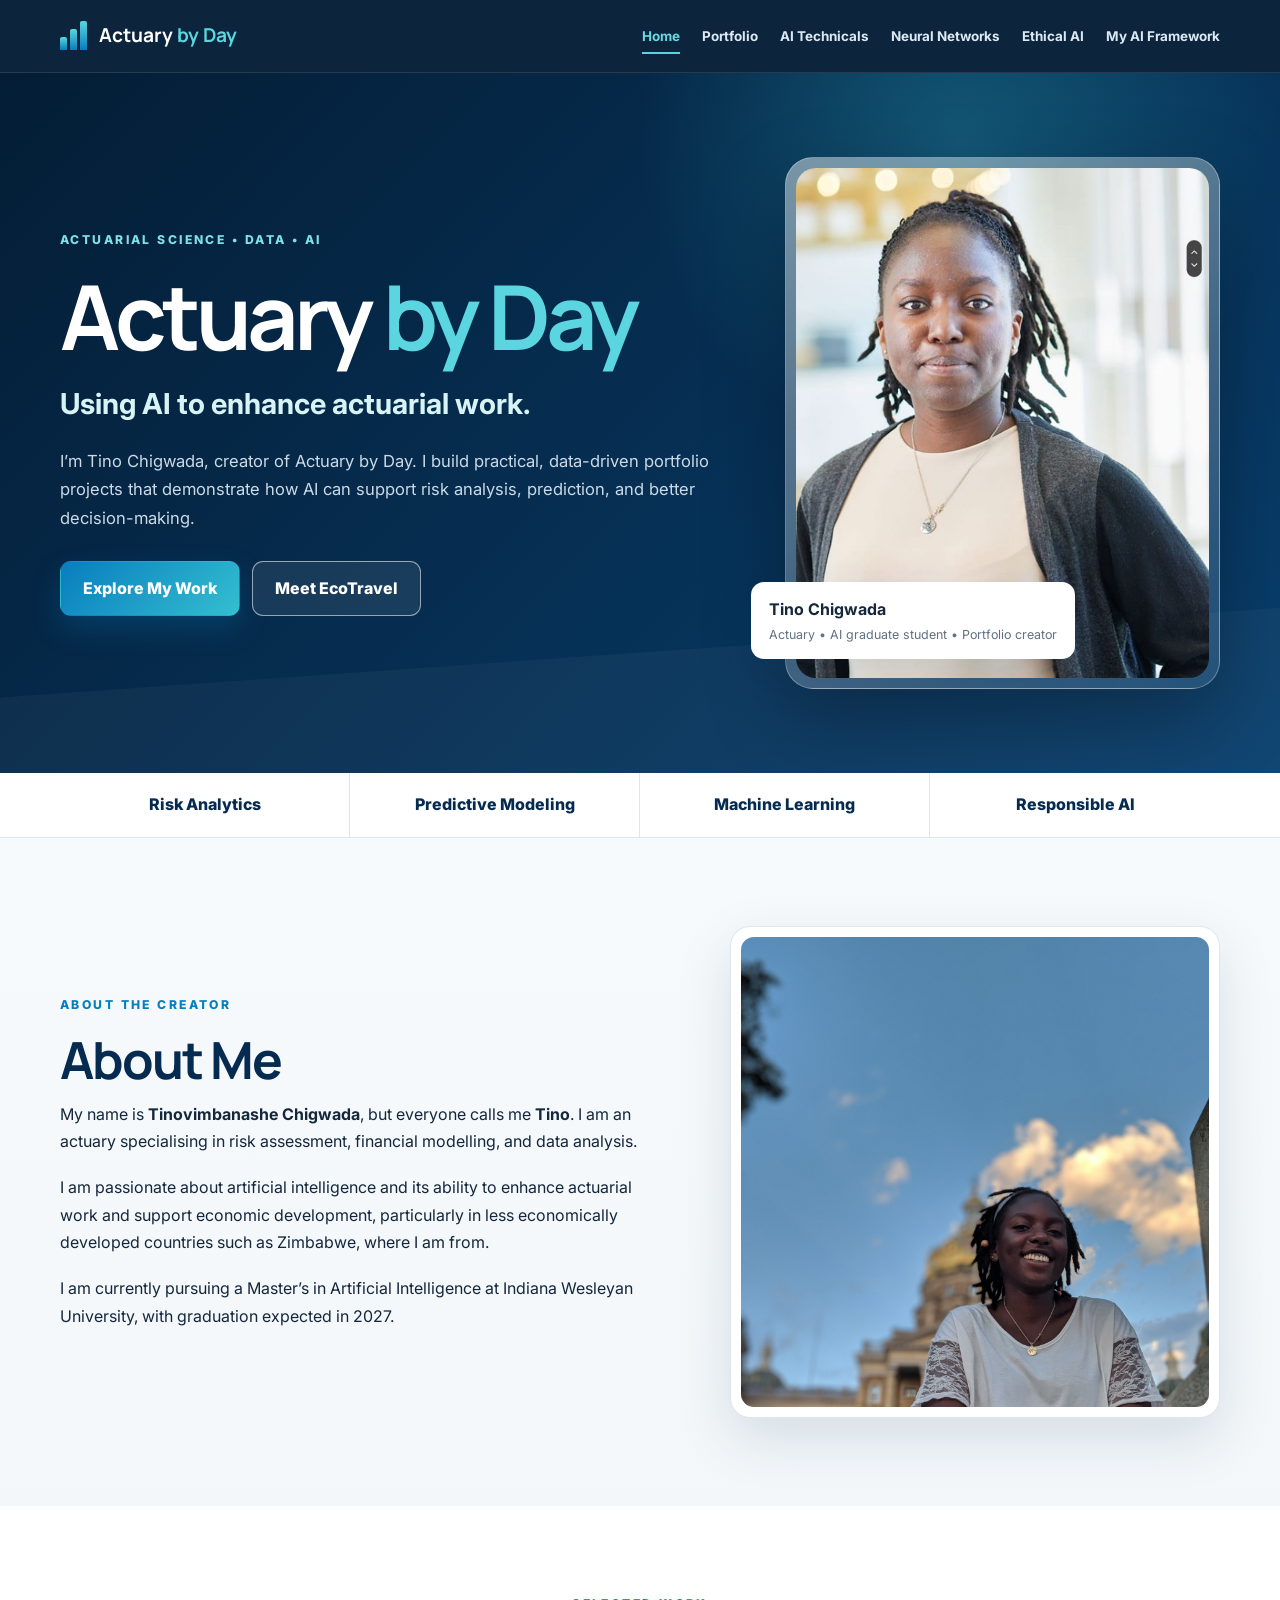
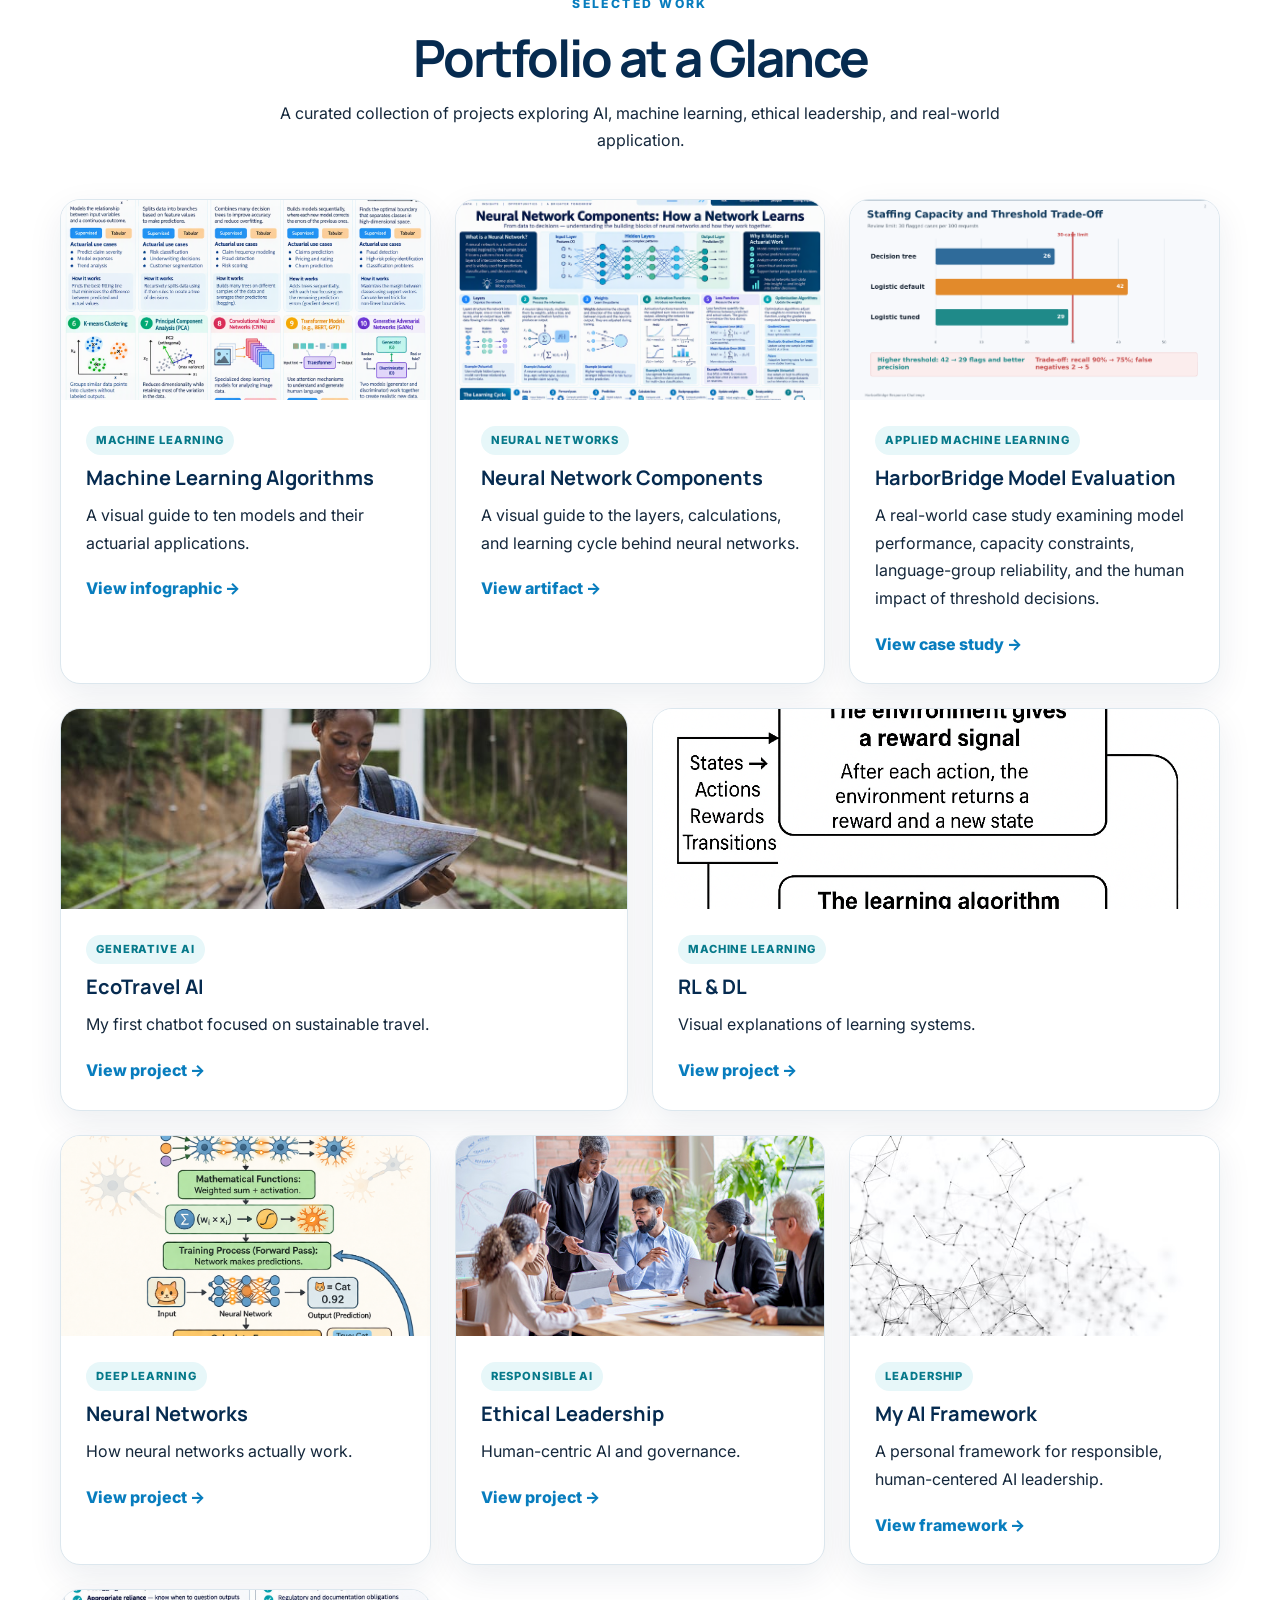
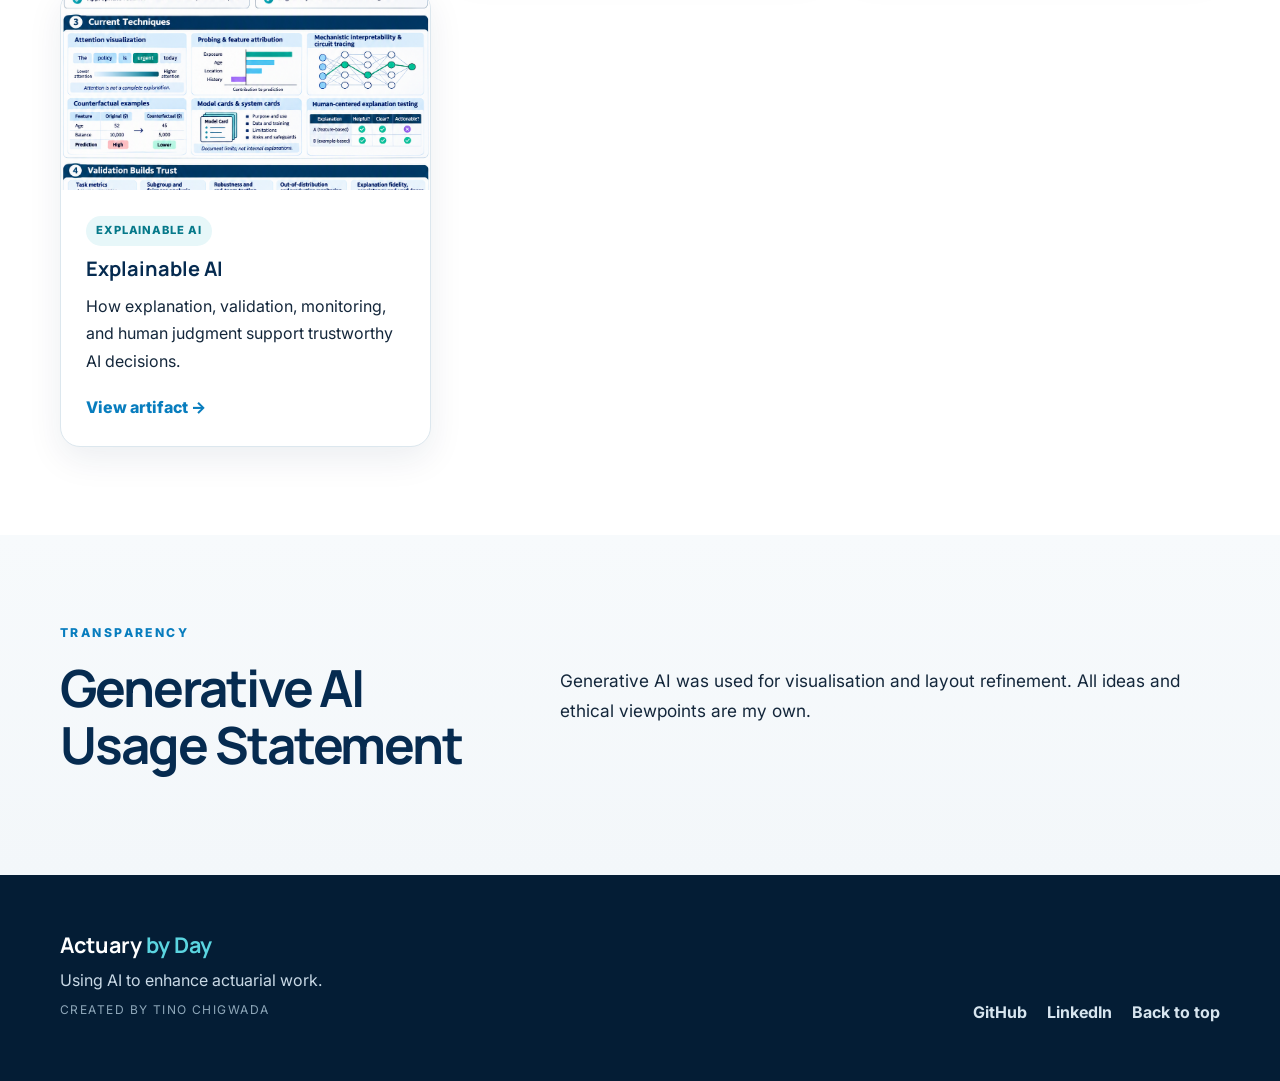
<file: index.html>
<!doctype html>
<html lang="en">
<head>
  <meta charset="utf-8"><meta name="viewport" content="width=device-width, initial-scale=1"><meta name="description" content="Actuary by Day is Tino Chigwada's portfolio exploring AI applications in actuarial work."><meta name="theme-color" content="#062b50">
  <title>Home | Actuary by Day</title>
  <link rel="preconnect" href="https://fonts.googleapis.com"><link rel="preconnect" href="https://fonts.gstatic.com" crossorigin><link href="https://fonts.googleapis.com/css2?family=Inter:wght@400;500;600;700;800&family=Manrope:wght@600;700;800&display=swap" rel="stylesheet"><link rel="stylesheet" href="layout.css">
</head>
<body id="top"><a class="skip-link" href="#main">Skip to content</a>
<header class="site-header"><nav class="navbar container" aria-label="Primary navigation"><a class="brand" href="index.html" aria-label="Actuary by Day home"><span class="brand-bars" aria-hidden="true"><i></i><i></i><i></i></span><span>Actuary <b>by Day</b></span></a><button class="nav-toggle" type="button" aria-expanded="false" aria-controls="site-menu">Menu</button><ul class="nav-links" id="site-menu"><li><a href="index.html" aria-current="page">Home</a></li><li><a href="#artifacts">Portfolio</a></li><li><a href="ai-technicals.html">AI Technicals</a></li><li><a href="neural-networks.html">Neural Networks</a></li><li><a href="ethical-ai.html">Ethical AI</a></li><li><a href="Personal-Framework.html">My AI Framework</a></li></ul></nav></header>
<main id="main">
<section class="home-hero"><div class="container hero-grid"><div class="hero-copy reveal"><p class="eyebrow">ACTUARIAL SCIENCE • DATA • AI</p><h1>Actuary <span>by Day</span></h1><p class="hero-tagline">Using AI to enhance actuarial work.</p><p class="hero-intro">I’m Tino Chigwada, creator of Actuary by Day. I build practical, data-driven portfolio projects that demonstrate how AI can support risk analysis, prediction, and better decision-making.</p><div class="button-row"><a href="#artifacts" class="btn btn-primary">Explore My Work</a><a href="eco-travel.html" class="btn btn-secondary">Meet EcoTravel</a></div></div><div class="portrait-wrap reveal"><div class="portrait-frame"><img src="Tino Portrait.jpg" alt="Portrait of the creator of Actuary by Day"></div><div class="portrait-note"><strong>Tino Chigwada</strong><span>Actuary • AI graduate student • Portfolio creator</span></div></div></div></section>
<section class="focus-strip" aria-label="Areas of focus"><div class="container focus-list"><span>Risk Analytics</span><span>Predictive Modeling</span><span>Machine Learning</span><span>Responsible AI</span></div></section>
<section class="section section-soft"><div class="container split align-center"><div><p class="eyebrow dark">ABOUT THE CREATOR</p><h2>About Me</h2><p>My name is <b>Tinovimbanashe Chigwada</b>, but everyone calls me <b>Tino</b>. I am an actuary specialising in risk assessment, financial modelling, and data analysis.</p><p>I am passionate about artificial intelligence and its ability to enhance actuarial work and support economic development, particularly in less economically developed countries such as Zimbabwe, where I am from.</p><p>I am currently pursuing a Master’s in Artificial Intelligence at Indiana Wesleyan University, with graduation expected in 2027.</p></div><div class="image-card"><img src="apple 3.jpg" alt="AI and strategy visual"></div></div></section>
<section id="artifacts" class="section"><div class="container"><div class="section-heading"><p class="eyebrow dark">SELECTED WORK</p><h2>Portfolio at a Glance</h2><p>A curated collection of projects exploring AI, machine learning, ethical leadership, and real-world application.</p></div><div class="project-grid">
<article class="project-card"><img src="Machine Learning Algorithms.png" alt="Machine learning algorithms infographic preview"><div class="card-body"><span class="tag">Machine Learning</span><h3>Machine Learning Algorithms</h3><p>A visual guide to ten models and their actuarial applications.</p><a href="machine_learning_algorithms.html" class="text-link">View infographic <span>→</span></a></div></article>
<article class="project-card"><img src="Neural Network Components.png" alt="Neural network components infographic preview"><div class="card-body"><span class="tag">Neural Networks</span><h3>Neural Network Components</h3><p>A visual guide to the layers, calculations, and learning cycle behind neural networks.</p><a href="neural_network_components.html" class="text-link">View artifact <span>→</span></a></div></article>
<article class="project-card"><img src="HarborBridge Slide 2.png" alt="HarborBridge staffing capacity and model threshold comparison"><div class="card-body"><span class="tag">Applied Machine Learning</span><h3>HarborBridge Model Evaluation</h3><p>A real-world case study examining model performance, capacity constraints, language-group reliability, and the human impact of threshold decisions.</p><a href="harborbridge_model_evaluation.html" class="text-link">View case study <span>→</span></a></div></article>
<article class="project-card"><img src="travelingwoman.jpg" alt="Sustainable travel project visual"><div class="card-body"><span class="tag">Generative AI</span><h3>EcoTravel AI</h3><p>My first chatbot focused on sustainable travel.</p><a href="eco-travel.html" class="text-link">View project <span>→</span></a></div></article>
<article class="project-card"><img src="Reinforcement Learning.png" alt="Reinforcement learning visual"><div class="card-body"><span class="tag">Machine Learning</span><h3>RL &amp; DL</h3><p>Visual explanations of learning systems.</p><a href="ai-technicals.html" class="text-link">View project <span>→</span></a></div></article>
<article class="project-card"><img src="Best Image Neural Network.png" alt="Neural network visual"><div class="card-body"><span class="tag">Deep Learning</span><h3>Neural Networks</h3><p>How neural networks actually work.</p><a href="neural-networks.html" class="text-link">View project <span>→</span></a></div></article>
<article class="project-card"><img src="Ethical_Leadership.jpg" alt="Ethical leadership visual"><div class="card-body"><span class="tag">Responsible AI</span><h3>Ethical Leadership</h3><p>Human-centric AI and governance.</p><a href="ethical-ai.html" class="text-link">View project <span>→</span></a></div></article>
<article class="project-card"><img src="AI-6.jpg" alt="AI leadership and ethics framework"><div class="card-body"><span class="tag">Leadership</span><h3>My AI Framework</h3><p>A personal framework for responsible, human-centered AI leadership.</p><a href="Personal-Framework.html" class="text-link">View framework <span>→</span></a></div></article>
<article class="project-card"><img src="Explainable AI.png" alt="Explainable AI and trustworthy decision-making infographic preview"><div class="card-body"><span class="tag">Explainable AI</span><h3>Explainable AI</h3><p>How explanation, validation, monitoring, and human judgment support trustworthy AI decisions.</p><a href="explainable_ai.html" class="text-link">View artifact <span>→</span></a></div></article>
</div></div></section>
<section class="section section-soft"><div class="container statement"><div><p class="eyebrow dark">TRANSPARENCY</p><h2>Generative AI Usage Statement</h2></div><p>Generative AI was used for visualisation and layout refinement. All ideas and ethical viewpoints are my own.</p></div></section>
</main>
<footer class="site-footer"><div class="container footer-grid"><div><a class="footer-brand" href="index.html">Actuary <b>by Day</b></a><p>Using AI to enhance actuarial work.</p><p class="creator">Created by Tino Chigwada</p></div><div class="footer-links"><a href="https://github.com/Tinovimbanashe" target="_blank" rel="noopener noreferrer">GitHub</a><a href="https://www.linkedin.com/in/tinovimbanashe-chigwada-8553011ab" target="_blank" rel="noopener noreferrer">LinkedIn</a><a href="#top">Back to top</a></div></div></footer>
<script>const toggle=document.querySelector('.nav-toggle');const menu=document.querySelector('.nav-links');if(toggle&&menu){toggle.addEventListener('click',()=>{const open=menu.classList.toggle('is-open');toggle.setAttribute('aria-expanded',String(open));});}</script></body></html>
</file>
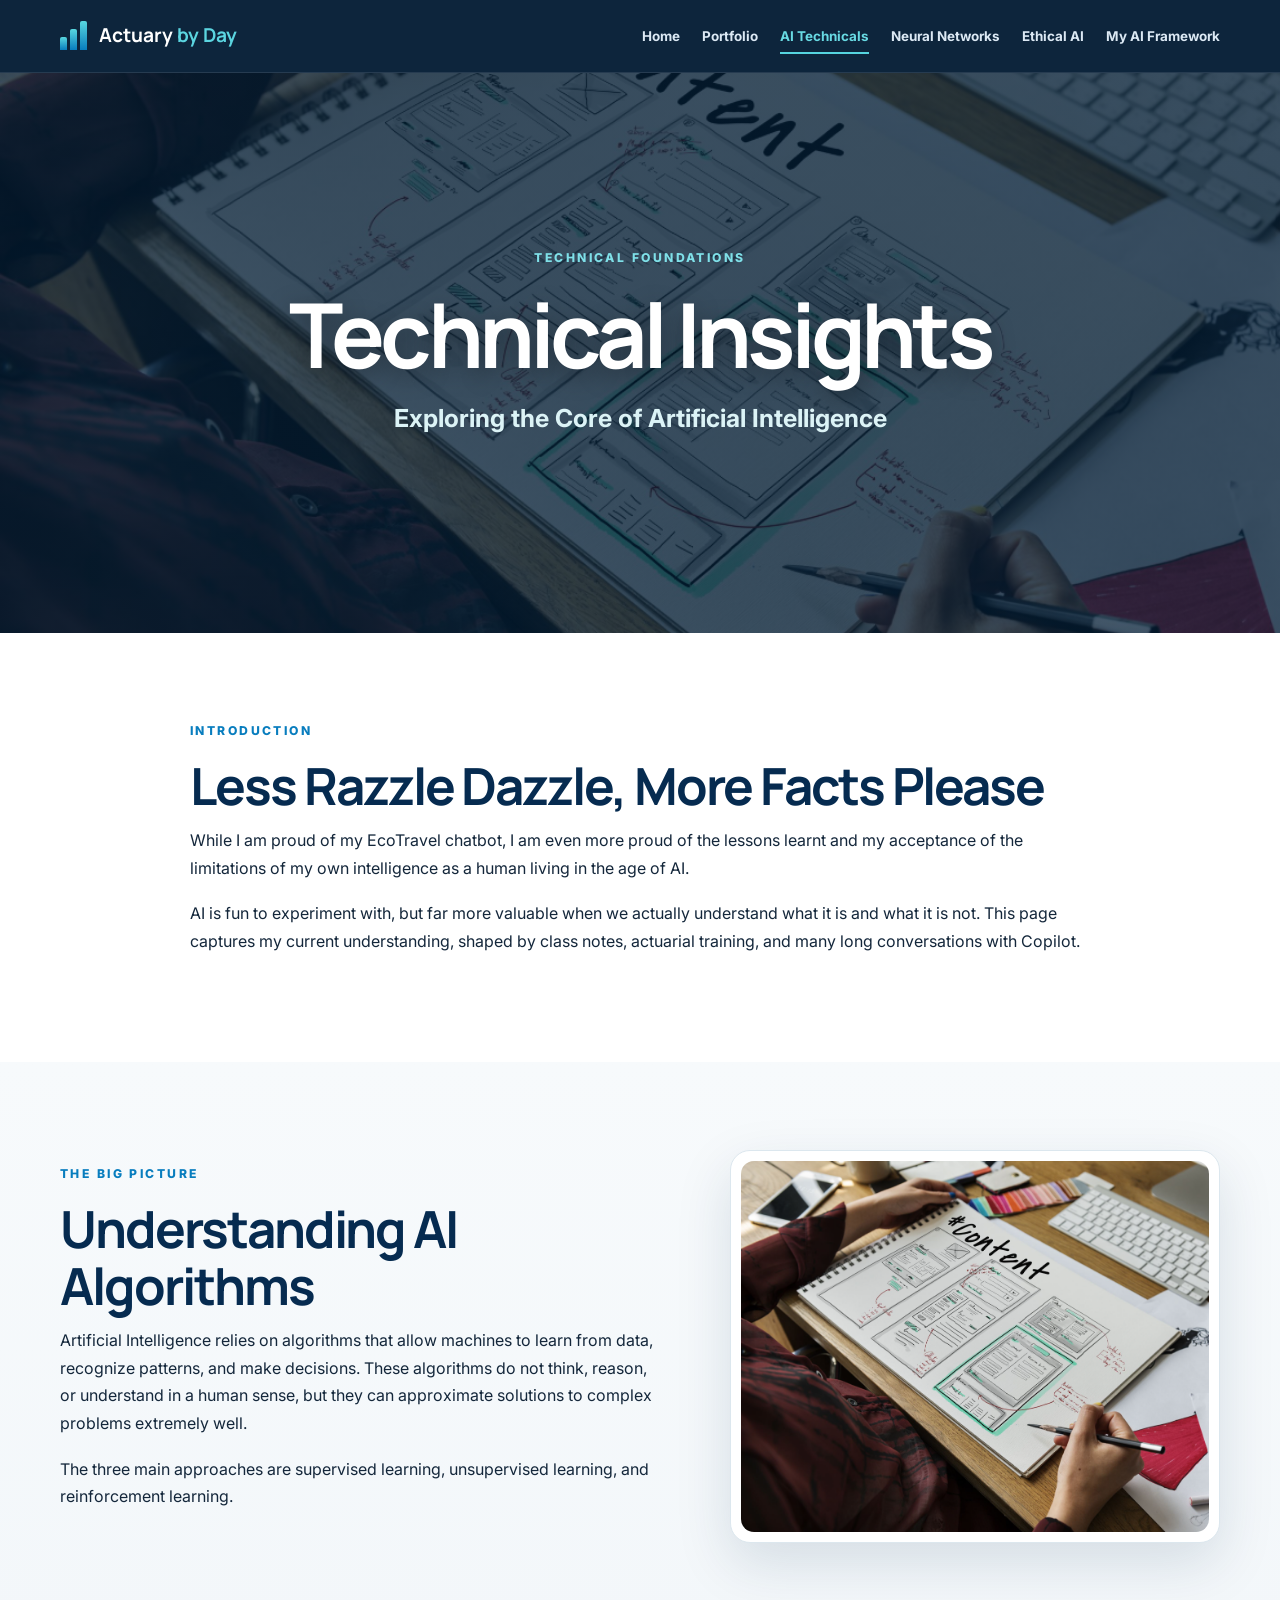
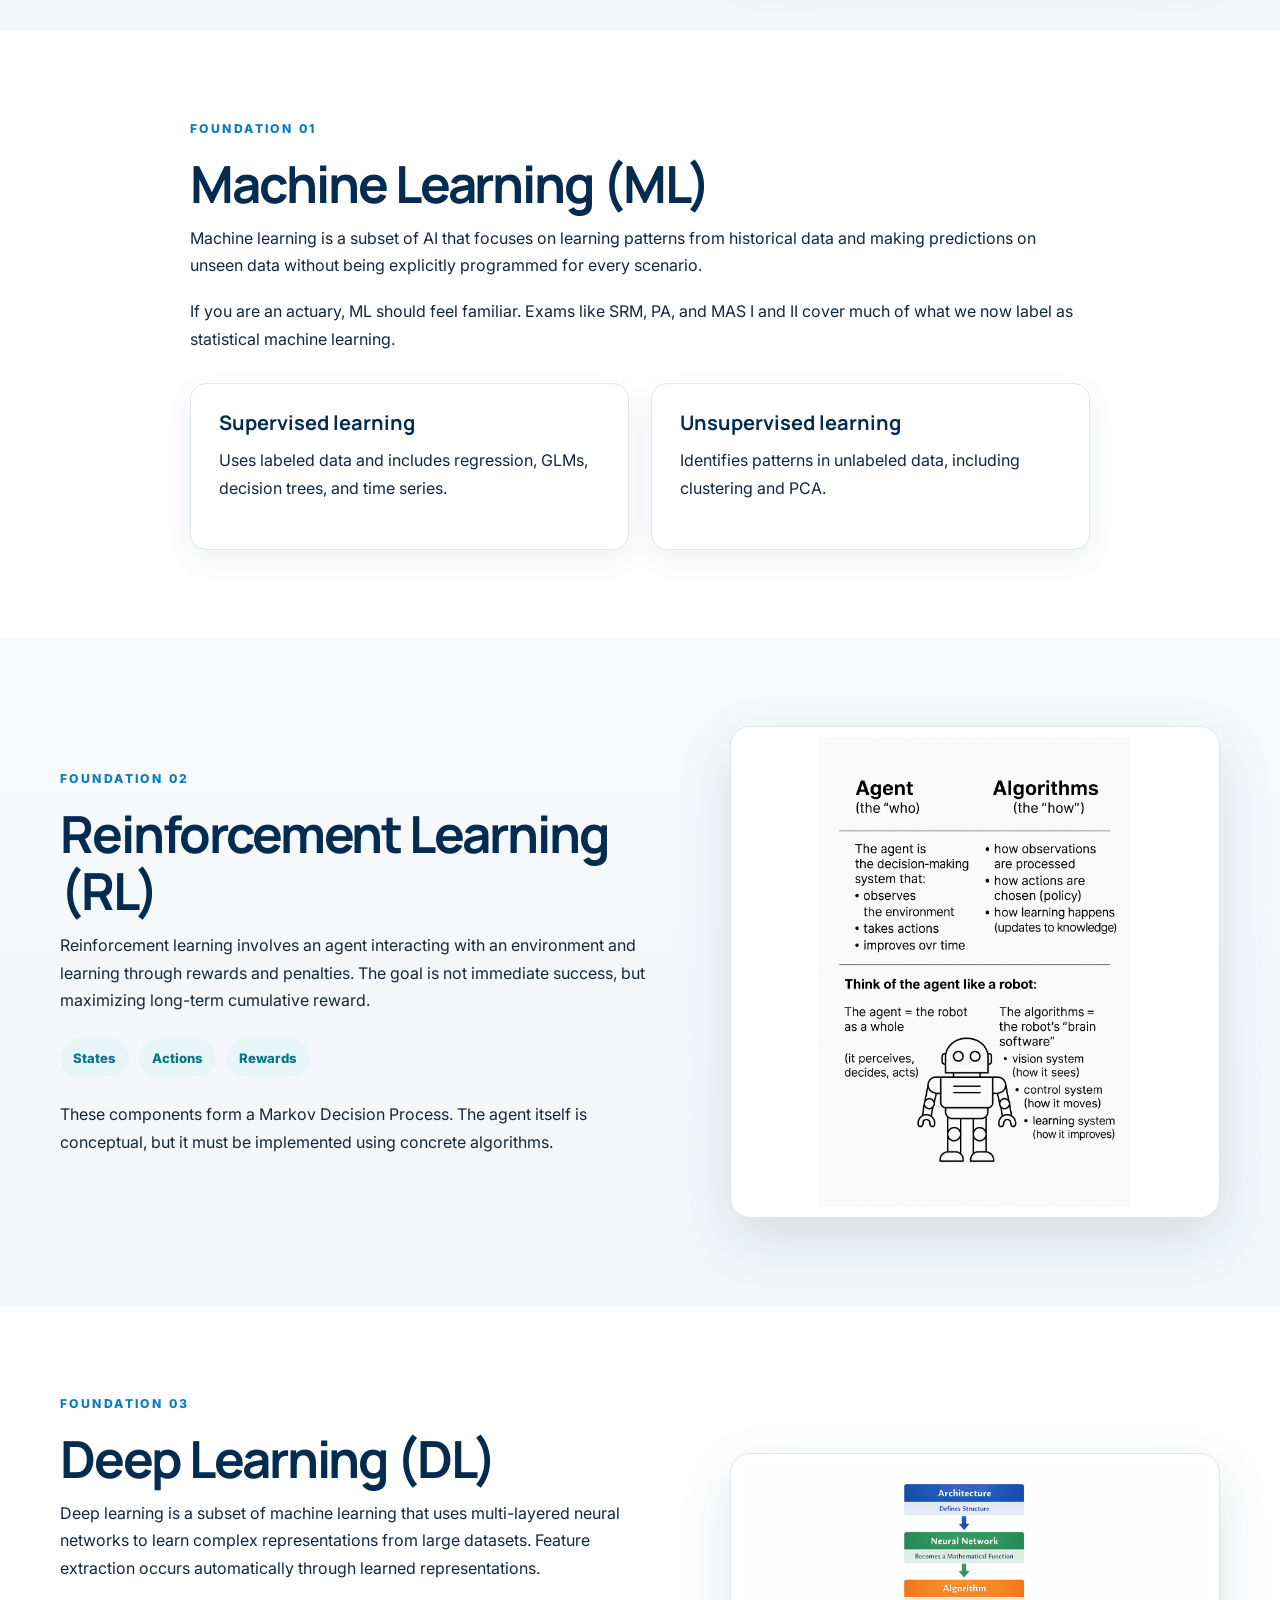
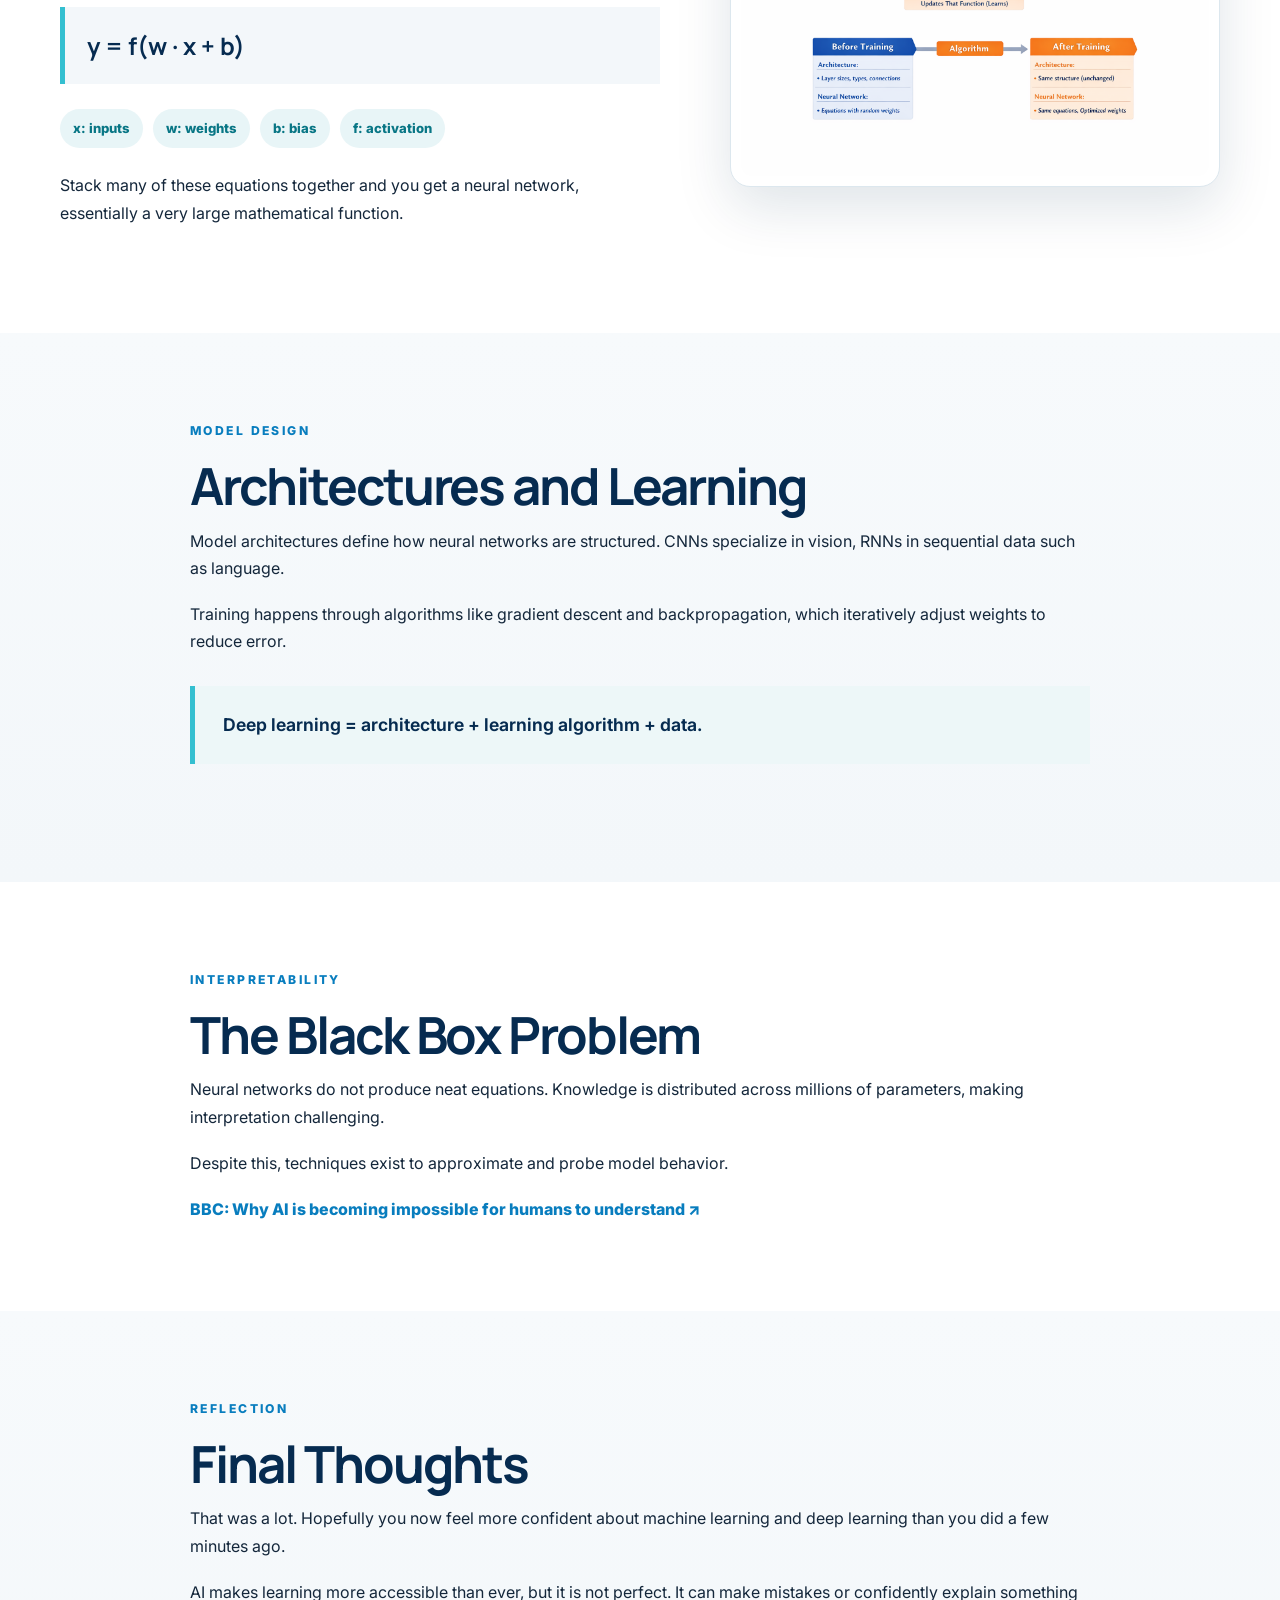
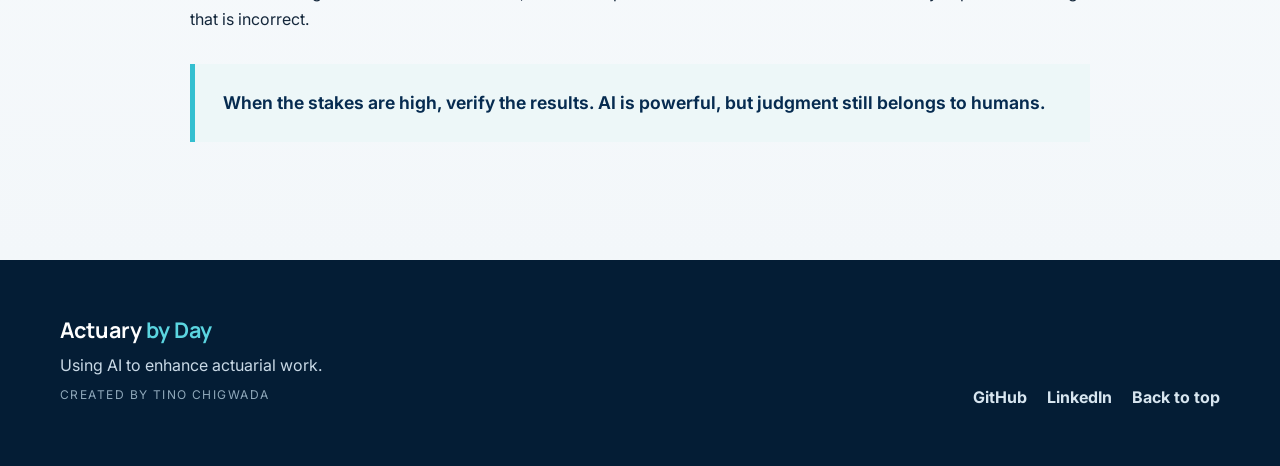
<file: ai-technicals.html>
<!doctype html>
<html lang="en">
<head>
  <meta charset="utf-8">
  <meta name="viewport" content="width=device-width, initial-scale=1">
  <meta name="description" content="Technical explanations of machine learning, reinforcement learning, and deep learning.">
  <meta name="theme-color" content="#062b50">
  <title>AI Technical Insights | Actuary by Day</title>
  <link rel="preconnect" href="https://fonts.googleapis.com">
  <link rel="preconnect" href="https://fonts.gstatic.com" crossorigin>
  <link href="https://fonts.googleapis.com/css2?family=Inter:wght@400;500;600;700;800&family=Manrope:wght@600;700;800&display=swap" rel="stylesheet">
  <link rel="stylesheet" href="layout.css">
</head>
<body id="top">
<a class="skip-link" href="#main">Skip to content</a>
<header class="site-header">
  <nav class="navbar container" aria-label="Primary navigation">
    <a class="brand" href="index.html" aria-label="Actuary by Day home">
      <span class="brand-bars" aria-hidden="true"><i></i><i></i><i></i></span>
      <span>Actuary <b>by Day</b></span>
    </a>
    <button class="nav-toggle" type="button" aria-expanded="false" aria-controls="site-menu">Menu</button>
    <ul class="nav-links" id="site-menu">
      <li><a href="index.html">Home</a></li>
      <li><a href="index.html#artifacts">Portfolio</a></li>
      <li><a href="ai-technicals.html">AI Technicals</a></li>
      <li><a href="neural-networks.html">Neural Networks</a></li>
      <li><a href="ethical-ai.html">Ethical AI</a></li>
      <li><a href="Personal-Framework.html">My AI Framework</a></li>
    </ul>
  </nav>
</header>
<main id="main">
<section class="page-hero tech-hero"><div class="container hero-center"><p class="eyebrow">TECHNICAL FOUNDATIONS</p><h1>Technical Insights</h1><p class="lead">Exploring the Core of Artificial Intelligence</p></div></section>
<section class="section"><div class="container content-narrow"><p class="eyebrow dark">INTRODUCTION</p><h2>Less Razzle Dazzle, More Facts Please</h2><p>While I am proud of my EcoTravel chatbot, I am even more proud of the lessons learnt and my acceptance of the limitations of my own intelligence as a human living in the age of AI.</p><p>AI is fun to experiment with, but far more valuable when we actually understand what it is and what it is not. This page captures my current understanding, shaped by class notes, actuarial training, and many long conversations with Copilot.</p></div></section>
<section class="section section-soft"><div class="container split align-center"><div><p class="eyebrow dark">THE BIG PICTURE</p><h2>Understanding AI Algorithms</h2><p>Artificial Intelligence relies on algorithms that allow machines to learn from data, recognize patterns, and make decisions. These algorithms do not think, reason, or understand in a human sense, but they can approximate solutions to complex problems extremely well.</p><p>The three main approaches are supervised learning, unsupervised learning, and reinforcement learning.</p></div><div class="image-card diagram"><img src="Context.png" alt="Diagram showing AI algorithm flow"></div></div></section>
<section class="section"><div class="container content-narrow"><p class="eyebrow dark">FOUNDATION 01</p><h2>Machine Learning (ML)</h2><p>Machine learning is a subset of AI that focuses on learning patterns from historical data and making predictions on unseen data without being explicitly programmed for every scenario.</p><p>If you are an actuary, ML should feel familiar. Exams like SRM, PA, and MAS I and II cover much of what we now label as statistical machine learning.</p><div class="two-cards"><article><h3>Supervised learning</h3><p>Uses labeled data and includes regression, GLMs, decision trees, and time series.</p></article><article><h3>Unsupervised learning</h3><p>Identifies patterns in unlabeled data, including clustering and PCA.</p></article></div></div></section>
<section class="section section-soft"><div class="container split align-center"><div><p class="eyebrow dark">FOUNDATION 02</p><h2>Reinforcement Learning (RL)</h2><p>Reinforcement learning involves an agent interacting with an environment and learning through rewards and penalties. The goal is not immediate success, but maximizing long-term cumulative reward.</p><div class="chips"><span>States</span><span>Actions</span><span>Rewards</span></div><p>These components form a Markov Decision Process. The agent itself is conceptual, but it must be implemented using concrete algorithms.</p></div><div class="image-card diagram"><img src="Designer.png" alt="Reinforcement learning diagram"></div></div></section>
<section class="section"><div class="container split align-center"><div><p class="eyebrow dark">FOUNDATION 03</p><h2>Deep Learning (DL)</h2><p>Deep learning is a subset of machine learning that uses multi-layered neural networks to learn complex representations from large datasets. Feature extraction occurs automatically through learned representations.</p><div class="formula">y = f(w · x + b)</div><div class="chips"><span>x: inputs</span><span>w: weights</span><span>b: bias</span><span>f: activation</span></div><p>Stack many of these equations together and you get a neural network, essentially a very large mathematical function.</p></div><div class="image-card diagram"><img src="Deep Learning.png" alt="Deep learning network illustration"></div></div></section>
<section class="section section-soft"><div class="container content-narrow"><p class="eyebrow dark">MODEL DESIGN</p><h2>Architectures and Learning</h2><p>Model architectures define how neural networks are structured. CNNs specialize in vision, RNNs in sequential data such as language.</p><p>Training happens through algorithms like gradient descent and backpropagation, which iteratively adjust weights to reduce error.</p><blockquote>Deep learning = architecture + learning algorithm + data.</blockquote></div></section>
<section class="section"><div class="container content-narrow"><p class="eyebrow dark">INTERPRETABILITY</p><h2>The Black Box Problem</h2><p>Neural networks do not produce neat equations. Knowledge is distributed across millions of parameters, making interpretation challenging.</p><p>Despite this, techniques exist to approximate and probe model behavior.</p><a class="text-link" href="https://www.bbc.com/future/article/20230405-why-ai-is-becoming-impossible-for-humans-to-understand" target="_blank" rel="noopener noreferrer">BBC: Why AI is becoming impossible for humans to understand <span>↗</span></a></div></section>
<section class="section section-soft"><div class="container content-narrow"><p class="eyebrow dark">REFLECTION</p><h2>Final Thoughts</h2><p>That was a lot. Hopefully you now feel more confident about machine learning and deep learning than you did a few minutes ago.</p><p>AI makes learning more accessible than ever, but it is not perfect. It can make mistakes or confidently explain something that is incorrect.</p><blockquote>When the stakes are high, verify the results. AI is powerful, but judgment still belongs to humans.</blockquote></div></section>
</main>
<footer class="site-footer">
  <div class="container footer-grid">
    <div>
      <a class="footer-brand" href="index.html">Actuary <b>by Day</b></a>
      <p>Using AI to enhance actuarial work.</p>
      <p class="creator">Created by Tino Chigwada</p>
    </div>
    <div class="footer-links" aria-label="External links">
      <a href="https://github.com/Tinovimbanashe" target="_blank" rel="noopener noreferrer">GitHub</a>
      <a href="https://www.linkedin.com" target="_blank" rel="noopener noreferrer">LinkedIn</a>
      <a href="#top">Back to top</a>
    </div>
  </div>
</footer>
<script>
  const toggle = document.querySelector('.nav-toggle');
  const menu = document.querySelector('.nav-links');
  if (toggle && menu) {
    toggle.addEventListener('click', () => {
      const open = menu.classList.toggle('is-open');
      toggle.setAttribute('aria-expanded', String(open));
    });
  }
  const current = location.pathname.split('/').pop() || 'index.html';
  document.querySelectorAll('.nav-links a').forEach(link => {
    if (link.getAttribute('href').split('#')[0] === current) link.setAttribute('aria-current','page');
  });
</script>
</body>
</html>
</file>
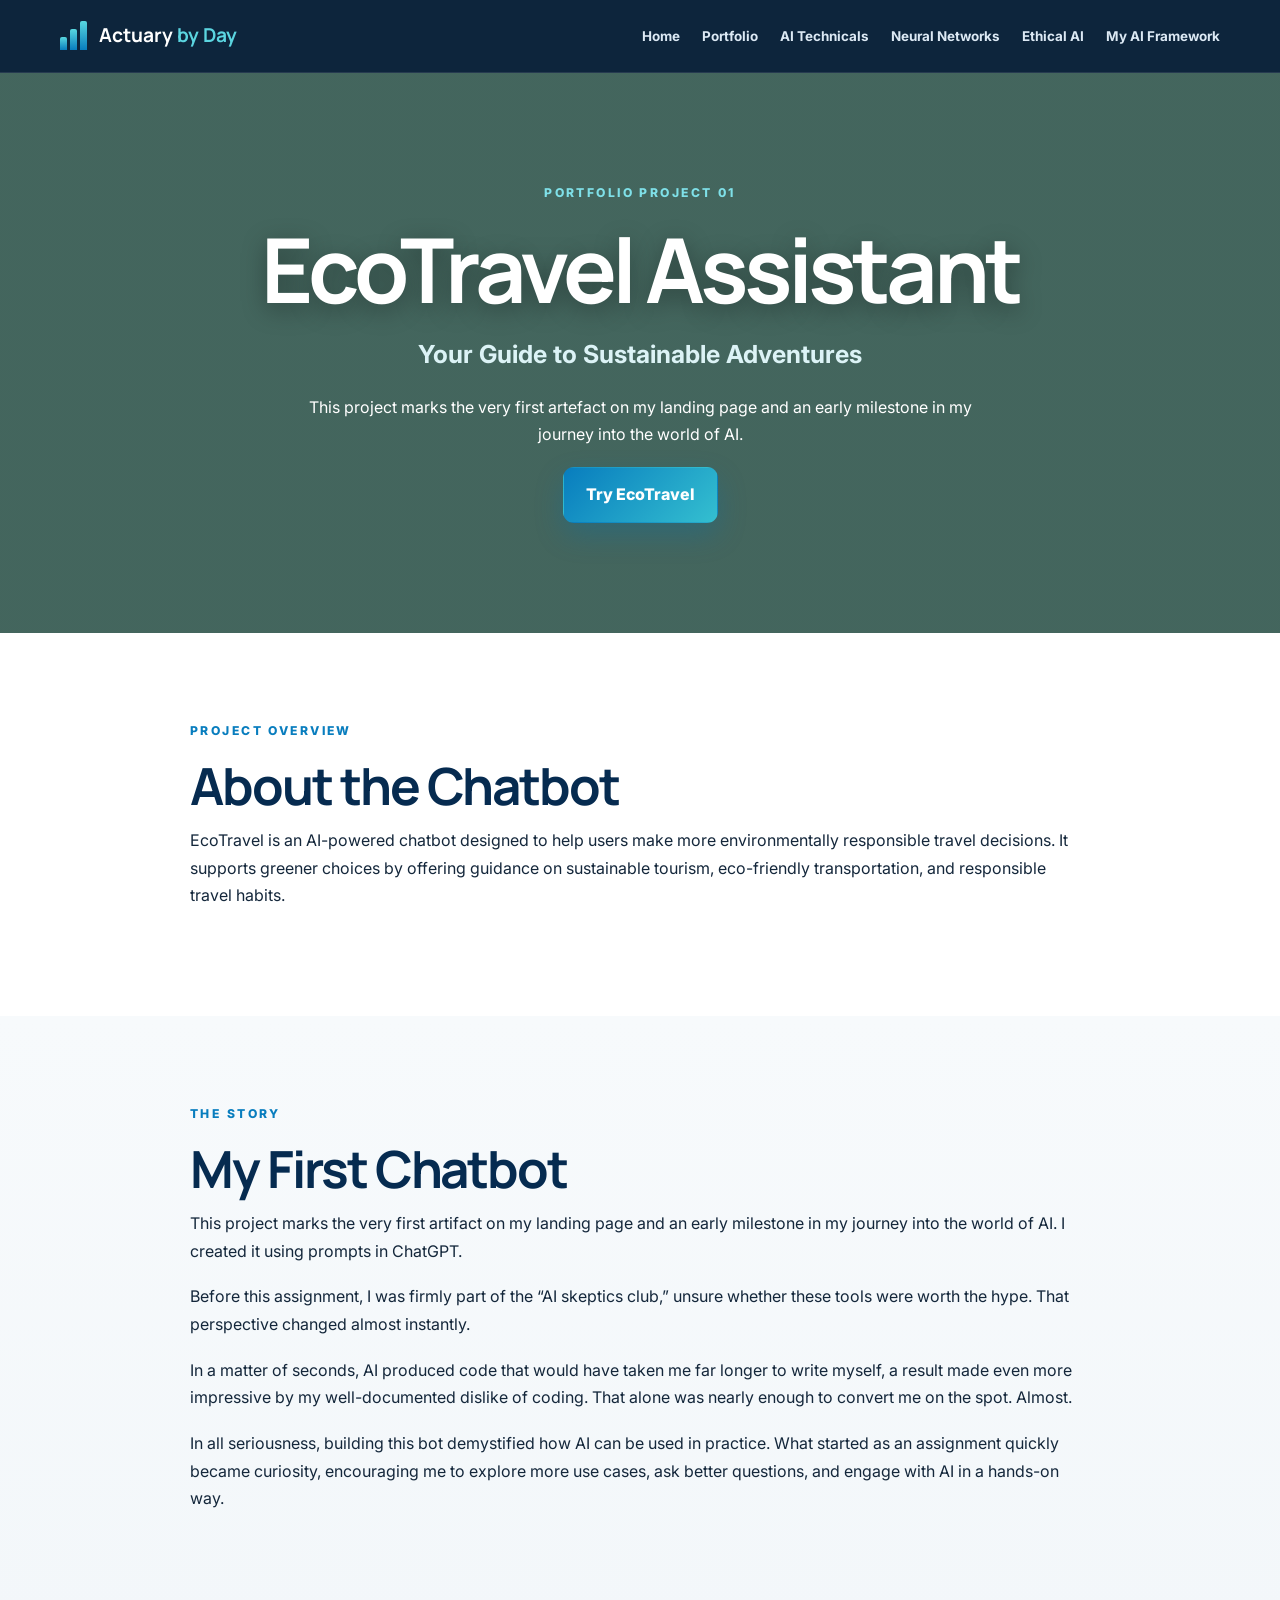
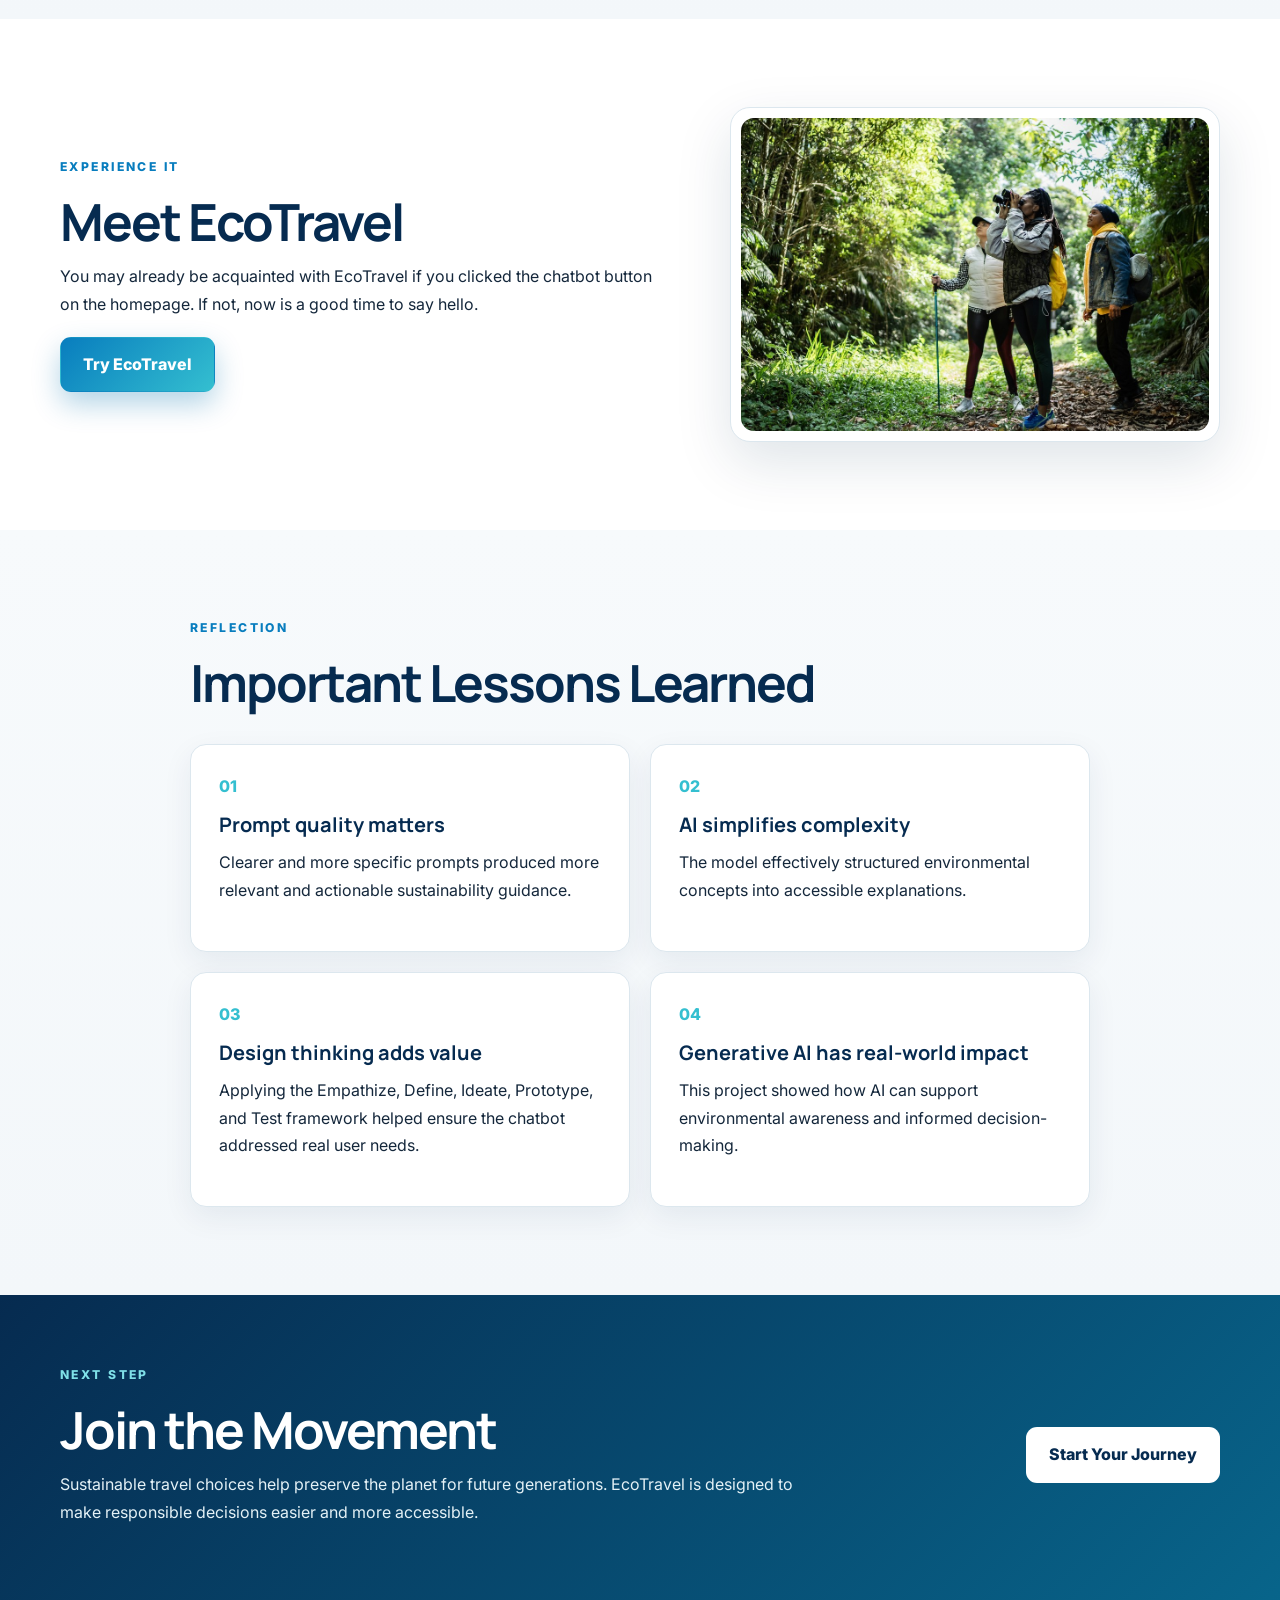
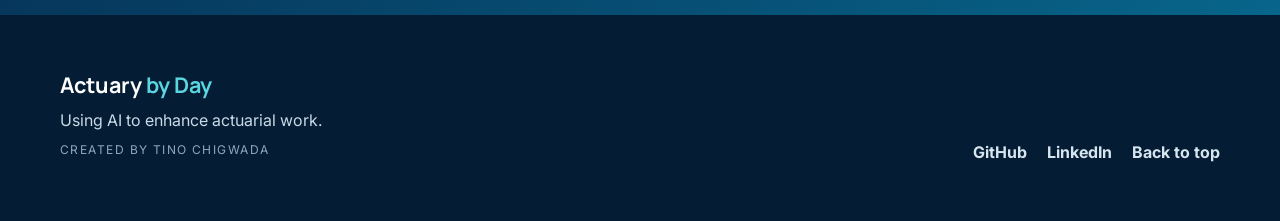
<file: eco-travel.html>
<!doctype html>
<html lang="en">
<head>
  <meta charset="utf-8">
  <meta name="viewport" content="width=device-width, initial-scale=1">
  <meta name="description" content="An AI-powered sustainable travel chatbot project.">
  <meta name="theme-color" content="#062b50">
  <title>EcoTravel Assistant | Actuary by Day</title>
  <link rel="preconnect" href="https://fonts.googleapis.com">
  <link rel="preconnect" href="https://fonts.gstatic.com" crossorigin>
  <link href="https://fonts.googleapis.com/css2?family=Inter:wght@400;500;600;700;800&family=Manrope:wght@600;700;800&display=swap" rel="stylesheet">
  <link rel="stylesheet" href="layout.css">
</head>
<body id="top">
<a class="skip-link" href="#main">Skip to content</a>
<header class="site-header">
  <nav class="navbar container" aria-label="Primary navigation">
    <a class="brand" href="index.html" aria-label="Actuary by Day home">
      <span class="brand-bars" aria-hidden="true"><i></i><i></i><i></i></span>
      <span>Actuary <b>by Day</b></span>
    </a>
    <button class="nav-toggle" type="button" aria-expanded="false" aria-controls="site-menu">Menu</button>
    <ul class="nav-links" id="site-menu">
      <li><a href="index.html">Home</a></li>
      <li><a href="index.html#artifacts">Portfolio</a></li>
      <li><a href="ai-technicals.html">AI Technicals</a></li>
      <li><a href="neural-networks.html">Neural Networks</a></li>
      <li><a href="ethical-ai.html">Ethical AI</a></li>
      <li><a href="Personal-Framework.html">My AI Framework</a></li>
    </ul>
  </nav>
</header>
<main id="main">
<section class="page-hero eco-hero"><div class="container hero-center"><p class="eyebrow">PORTFOLIO PROJECT 01</p><h1>EcoTravel Assistant</h1><p class="lead">Your Guide to Sustainable Adventures</p><p>This project marks the very first artefact on my landing page and an early milestone in my journey into the world of AI.</p><a class="btn btn-primary" href="https://chatgpt.com/g/g-69ab1558392c819182df488091009a73-ecotravel-ai" target="_blank" rel="noopener noreferrer">Try EcoTravel</a></div></section>
<section class="section"><div class="container content-narrow"><p class="eyebrow dark">PROJECT OVERVIEW</p><h2>About the Chatbot</h2><p>EcoTravel is an AI-powered chatbot designed to help users make more environmentally responsible travel decisions. It supports greener choices by offering guidance on sustainable tourism, eco-friendly transportation, and responsible travel habits.</p></div></section>
<section class="section section-soft"><div class="container content-narrow"><p class="eyebrow dark">THE STORY</p><h2>My First Chatbot</h2><p>This project marks the very first artifact on my landing page and an early milestone in my journey into the world of AI. I created it using prompts in ChatGPT.</p><p>Before this assignment, I was firmly part of the “AI skeptics club,” unsure whether these tools were worth the hype. That perspective changed almost instantly.</p><p>In a matter of seconds, AI produced code that would have taken me far longer to write myself, a result made even more impressive by my well-documented dislike of coding. That alone was nearly enough to convert me on the spot. Almost.</p><p>In all seriousness, building this bot demystified how AI can be used in practice. What started as an assignment quickly became curiosity, encouraging me to explore more use cases, ask better questions, and engage with AI in a hands-on way.</p></div></section>
<section class="section"><div class="container split align-center"><div><p class="eyebrow dark">EXPERIENCE IT</p><h2>Meet EcoTravel</h2><p>You may already be acquainted with EcoTravel if you clicked the chatbot button on the homepage. If not, now is a good time to say hello.</p><a href="https://chatgpt.com/g/g-69ab1558392c819182df488091009a73-ecotravel-ai" target="_blank" rel="noopener noreferrer" class="btn btn-primary">Try EcoTravel</a></div><div class="image-card"><img src="ECOTOURISME-2024.jpg" alt="Travelers taking part in an environmental activity"></div></div></section>
<section class="section section-soft"><div class="container content-narrow"><p class="eyebrow dark">REFLECTION</p><h2>Important Lessons Learned</h2><div class="lesson-grid"><article><span>01</span><h3>Prompt quality matters</h3><p>Clearer and more specific prompts produced more relevant and actionable sustainability guidance.</p></article><article><span>02</span><h3>AI simplifies complexity</h3><p>The model effectively structured environmental concepts into accessible explanations.</p></article><article><span>03</span><h3>Design thinking adds value</h3><p>Applying the Empathize, Define, Ideate, Prototype, and Test framework helped ensure the chatbot addressed real user needs.</p></article><article><span>04</span><h3>Generative AI has real-world impact</h3><p>This project showed how AI can support environmental awareness and informed decision-making.</p></article></div></div></section>
<section class="cta"><div class="container cta-inner"><div><p class="eyebrow">NEXT STEP</p><h2>Join the Movement</h2><p>Sustainable travel choices help preserve the planet for future generations. EcoTravel is designed to make responsible decisions easier and more accessible.</p></div><a class="btn btn-light" href="https://chatgpt.com/g/g-69ab1558392c819182df488091009a73-ecotravel-ai" target="_blank" rel="noopener noreferrer">Start Your Journey</a></div></section>
</main>
<footer class="site-footer">
  <div class="container footer-grid">
    <div>
      <a class="footer-brand" href="index.html">Actuary <b>by Day</b></a>
      <p>Using AI to enhance actuarial work.</p>
      <p class="creator">Created by Tino Chigwada</p>
    </div>
    <div class="footer-links" aria-label="External links">
      <a href="https://github.com/Tinovimbanashe" target="_blank" rel="noopener noreferrer">GitHub</a>
      <a href="https://www.linkedin.com" target="_blank" rel="noopener noreferrer">LinkedIn</a>
      <a href="#top">Back to top</a>
    </div>
  </div>
</footer>
<script>
  const toggle = document.querySelector('.nav-toggle');
  const menu = document.querySelector('.nav-links');
  if (toggle && menu) {
    toggle.addEventListener('click', () => {
      const open = menu.classList.toggle('is-open');
      toggle.setAttribute('aria-expanded', String(open));
    });
  }
  const current = location.pathname.split('/').pop() || 'index.html';
  document.querySelectorAll('.nav-links a').forEach(link => {
    if (link.getAttribute('href').split('#')[0] === current) link.setAttribute('aria-current','page');
  });
</script>
</body>
</html>
</file>
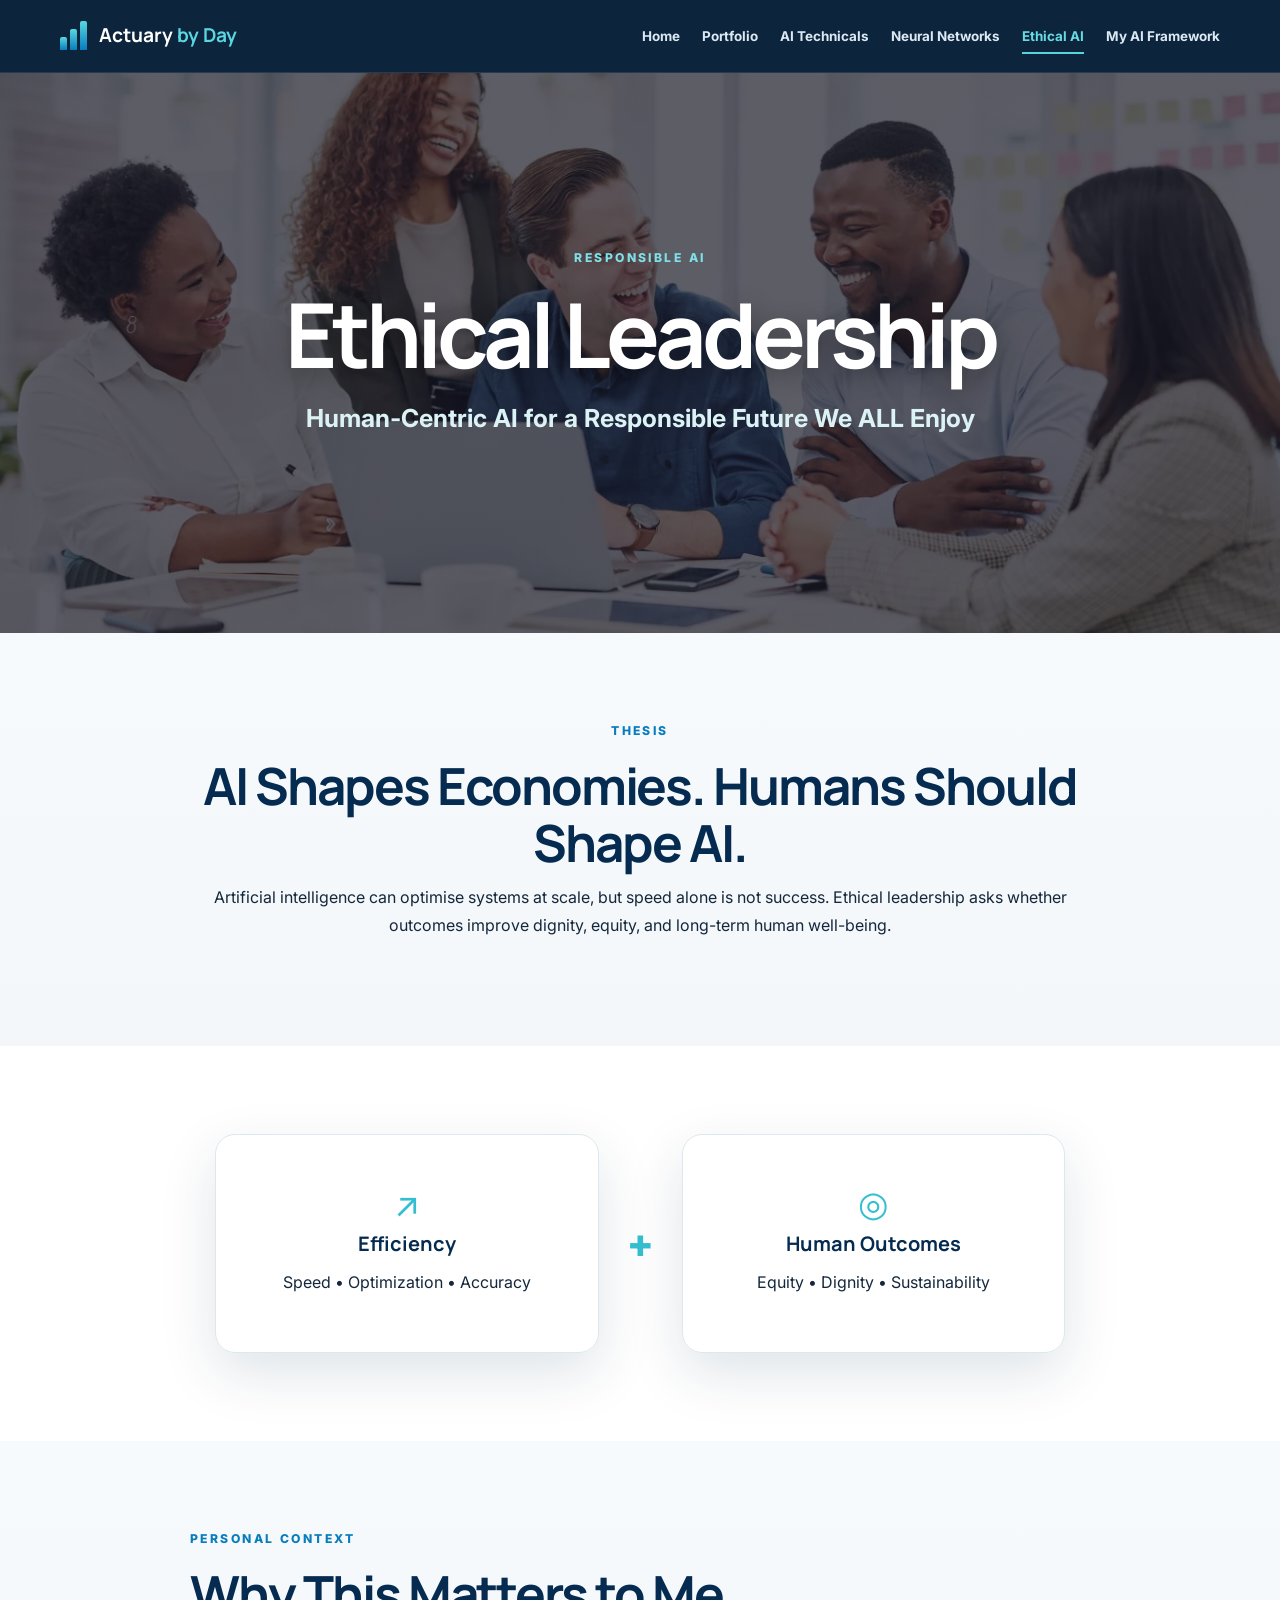
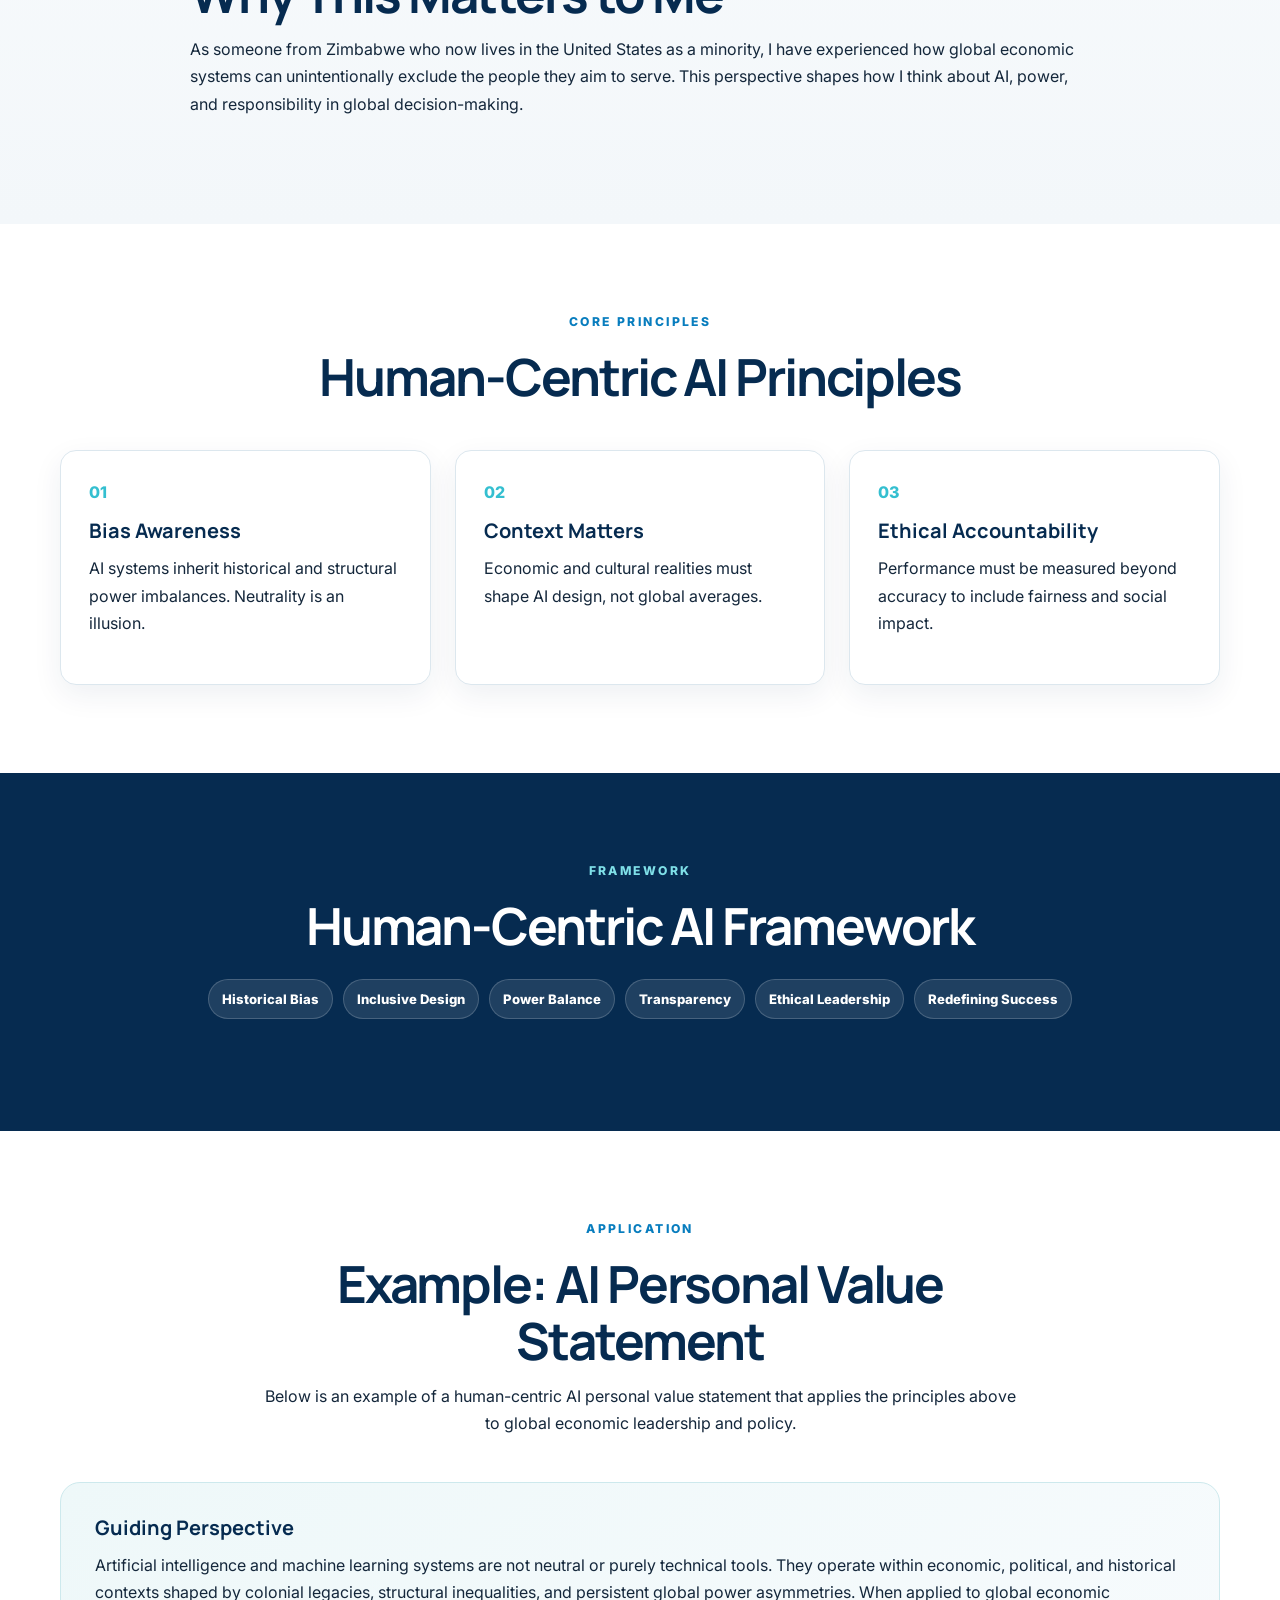
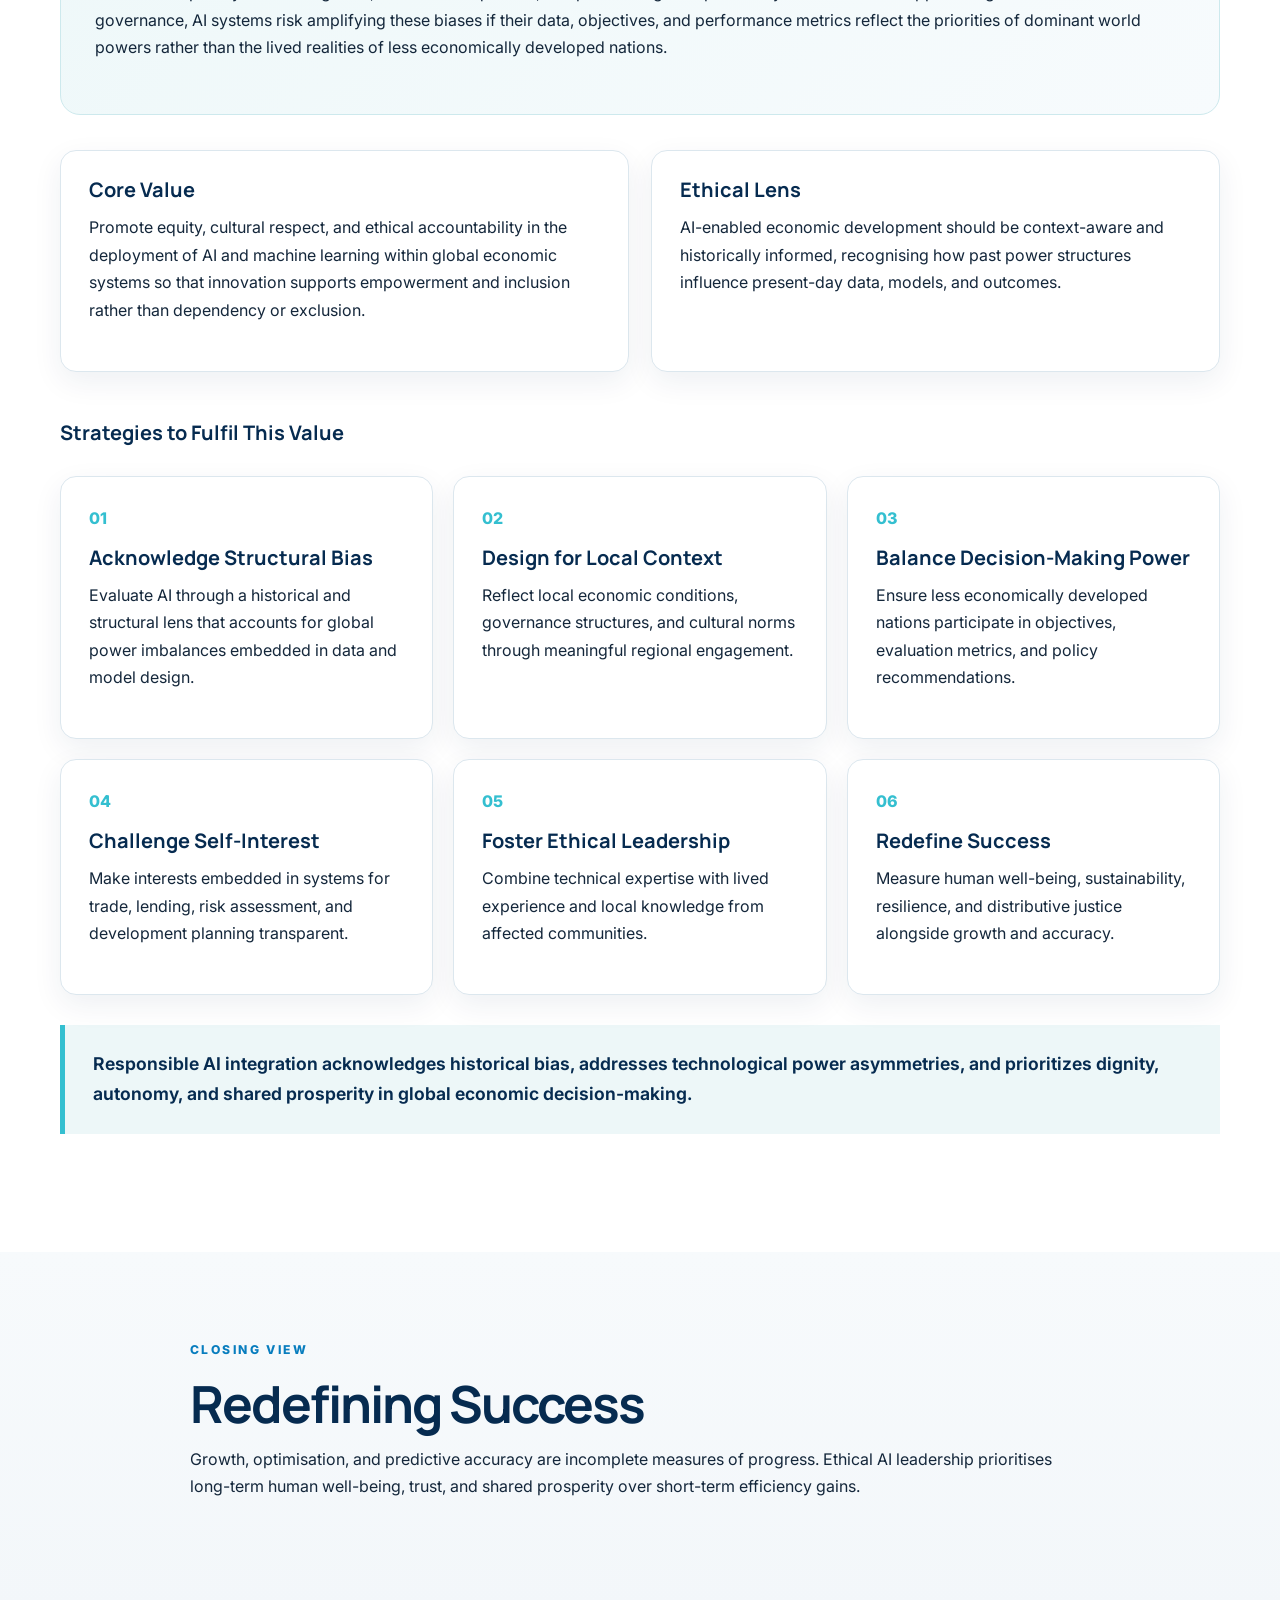
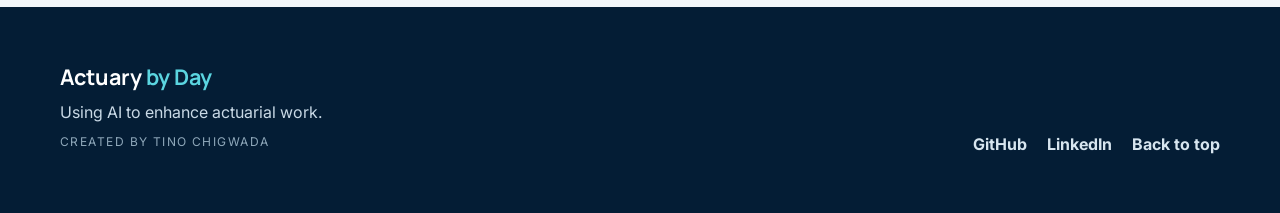
<file: ethical-ai.html>
<!doctype html>
<html lang="en">
<head>
  <meta charset="utf-8">
  <meta name="viewport" content="width=device-width, initial-scale=1">
  <meta name="description" content="A human-centric approach to responsible AI leadership.">
  <meta name="theme-color" content="#062b50">
  <title>Ethical Leadership | Actuary by Day</title>
  <link rel="preconnect" href="https://fonts.googleapis.com">
  <link rel="preconnect" href="https://fonts.gstatic.com" crossorigin>
  <link href="https://fonts.googleapis.com/css2?family=Inter:wght@400;500;600;700;800&family=Manrope:wght@600;700;800&display=swap" rel="stylesheet">
  <link rel="stylesheet" href="layout.css">
</head>
<body id="top">
<a class="skip-link" href="#main">Skip to content</a>
<header class="site-header">
  <nav class="navbar container" aria-label="Primary navigation">
    <a class="brand" href="index.html" aria-label="Actuary by Day home">
      <span class="brand-bars" aria-hidden="true"><i></i><i></i><i></i></span>
      <span>Actuary <b>by Day</b></span>
    </a>
    <button class="nav-toggle" type="button" aria-expanded="false" aria-controls="site-menu">Menu</button>
    <ul class="nav-links" id="site-menu">
      <li><a href="index.html">Home</a></li>
      <li><a href="index.html#artifacts">Portfolio</a></li>
      <li><a href="ai-technicals.html">AI Technicals</a></li>
      <li><a href="neural-networks.html">Neural Networks</a></li>
      <li><a href="ethical-ai.html">Ethical AI</a></li>
      <li><a href="Personal-Framework.html">My AI Framework</a></li>
    </ul>
  </nav>
</header>
<main id="main">
<section class="page-hero ethics-hero"><div class="container hero-center"><p class="eyebrow">RESPONSIBLE AI</p><h1>Ethical Leadership</h1><p class="lead">Human-Centric AI for a Responsible Future We ALL Enjoy</p></div></section>
<section class="section section-soft"><div class="container center content-narrow"><p class="eyebrow dark">THESIS</p><h2>AI Shapes Economies. Humans Should Shape AI.</h2><p>Artificial intelligence can optimise systems at scale, but speed alone is not success. Ethical leadership asks whether outcomes improve dignity, equity, and long-term human well-being.</p></div></section>
<section class="section"><div class="container"><div class="balance"><article><span class="metric-icon">↗</span><h3>Efficiency</h3><p>Speed • Optimization • Accuracy</p></article><div class="balance-mark">+</div><article><span class="metric-icon">◎</span><h3>Human Outcomes</h3><p>Equity • Dignity • Sustainability</p></article></div></div></section>
<section class="section section-soft"><div class="container content-narrow"><p class="eyebrow dark">PERSONAL CONTEXT</p><h2>Why This Matters to Me</h2><p>As someone from Zimbabwe who now lives in the United States as a minority, I have experienced how global economic systems can unintentionally exclude the people they aim to serve. This perspective shapes how I think about AI, power, and responsibility in global decision-making.</p></div></section>
<section class="section"><div class="container"><div class="section-heading"><p class="eyebrow dark">CORE PRINCIPLES</p><h2>Human-Centric AI Principles</h2></div><div class="principle-grid"><article><span>01</span><h3>Bias Awareness</h3><p>AI systems inherit historical and structural power imbalances. Neutrality is an illusion.</p></article><article><span>02</span><h3>Context Matters</h3><p>Economic and cultural realities must shape AI design, not global averages.</p></article><article><span>03</span><h3>Ethical Accountability</h3><p>Performance must be measured beyond accuracy to include fairness and social impact.</p></article></div></div></section>
<section class="section section-dark"><div class="container center"><p class="eyebrow">FRAMEWORK</p><h2>Human-Centric AI Framework</h2><div class="chips light"><span>Historical Bias</span><span>Inclusive Design</span><span>Power Balance</span><span>Transparency</span><span>Ethical Leadership</span><span>Redefining Success</span></div></div></section>
<section class="section"><div class="container"><div class="section-heading"><p class="eyebrow dark">APPLICATION</p><h2>Example: AI Personal Value Statement</h2><p>Below is an example of a human-centric AI personal value statement that applies the principles above to global economic leadership and policy.</p></div><article class="featured-card"><h3>Guiding Perspective</h3><p>Artificial intelligence and machine learning systems are not neutral or purely technical tools. They operate within economic, political, and historical contexts shaped by colonial legacies, structural inequalities, and persistent global power asymmetries. When applied to global economic governance, AI systems risk amplifying these biases if their data, objectives, and performance metrics reflect the priorities of dominant world powers rather than the lived realities of less economically developed nations.</p></article><div class="two-cards"><article><h3>Core Value</h3><p>Promote equity, cultural respect, and ethical accountability in the deployment of AI and machine learning within global economic systems so that innovation supports empowerment and inclusion rather than dependency or exclusion.</p></article><article><h3>Ethical Lens</h3><p>AI-enabled economic development should be context-aware and historically informed, recognising how past power structures influence present-day data, models, and outcomes.</p></article></div><h3 class="subheading">Strategies to Fulfil This Value</h3><div class="strategy-grid"><article><span>01</span><h3>Acknowledge Structural Bias</h3><p>Evaluate AI through a historical and structural lens that accounts for global power imbalances embedded in data and model design.</p></article><article><span>02</span><h3>Design for Local Context</h3><p>Reflect local economic conditions, governance structures, and cultural norms through meaningful regional engagement.</p></article><article><span>03</span><h3>Balance Decision-Making Power</h3><p>Ensure less economically developed nations participate in objectives, evaluation metrics, and policy recommendations.</p></article><article><span>04</span><h3>Challenge Self-Interest</h3><p>Make interests embedded in systems for trade, lending, risk assessment, and development planning transparent.</p></article><article><span>05</span><h3>Foster Ethical Leadership</h3><p>Combine technical expertise with lived experience and local knowledge from affected communities.</p></article><article><span>06</span><h3>Redefine Success</h3><p>Measure human well-being, sustainability, resilience, and distributive justice alongside growth and accuracy.</p></article></div><blockquote>Responsible AI integration acknowledges historical bias, addresses technological power asymmetries, and prioritizes dignity, autonomy, and shared prosperity in global economic decision-making.</blockquote></div></section>
<section class="section section-soft"><div class="container content-narrow"><p class="eyebrow dark">CLOSING VIEW</p><h2>Redefining Success</h2><p>Growth, optimisation, and predictive accuracy are incomplete measures of progress. Ethical AI leadership prioritises long-term human well-being, trust, and shared prosperity over short-term efficiency gains.</p></div></section>
</main>
<footer class="site-footer">
  <div class="container footer-grid">
    <div>
      <a class="footer-brand" href="index.html">Actuary <b>by Day</b></a>
      <p>Using AI to enhance actuarial work.</p>
      <p class="creator">Created by Tino Chigwada</p>
    </div>
    <div class="footer-links" aria-label="External links">
      <a href="https://github.com/Tinovimbanashe" target="_blank" rel="noopener noreferrer">GitHub</a>
      <a href="https://www.linkedin.com" target="_blank" rel="noopener noreferrer">LinkedIn</a>
      <a href="#top">Back to top</a>
    </div>
  </div>
</footer>
<script>
  const toggle = document.querySelector('.nav-toggle');
  const menu = document.querySelector('.nav-links');
  if (toggle && menu) {
    toggle.addEventListener('click', () => {
      const open = menu.classList.toggle('is-open');
      toggle.setAttribute('aria-expanded', String(open));
    });
  }
  const current = location.pathname.split('/').pop() || 'index.html';
  document.querySelectorAll('.nav-links a').forEach(link => {
    if (link.getAttribute('href').split('#')[0] === current) link.setAttribute('aria-current','page');
  });
</script>
</body>
</html>
</file>
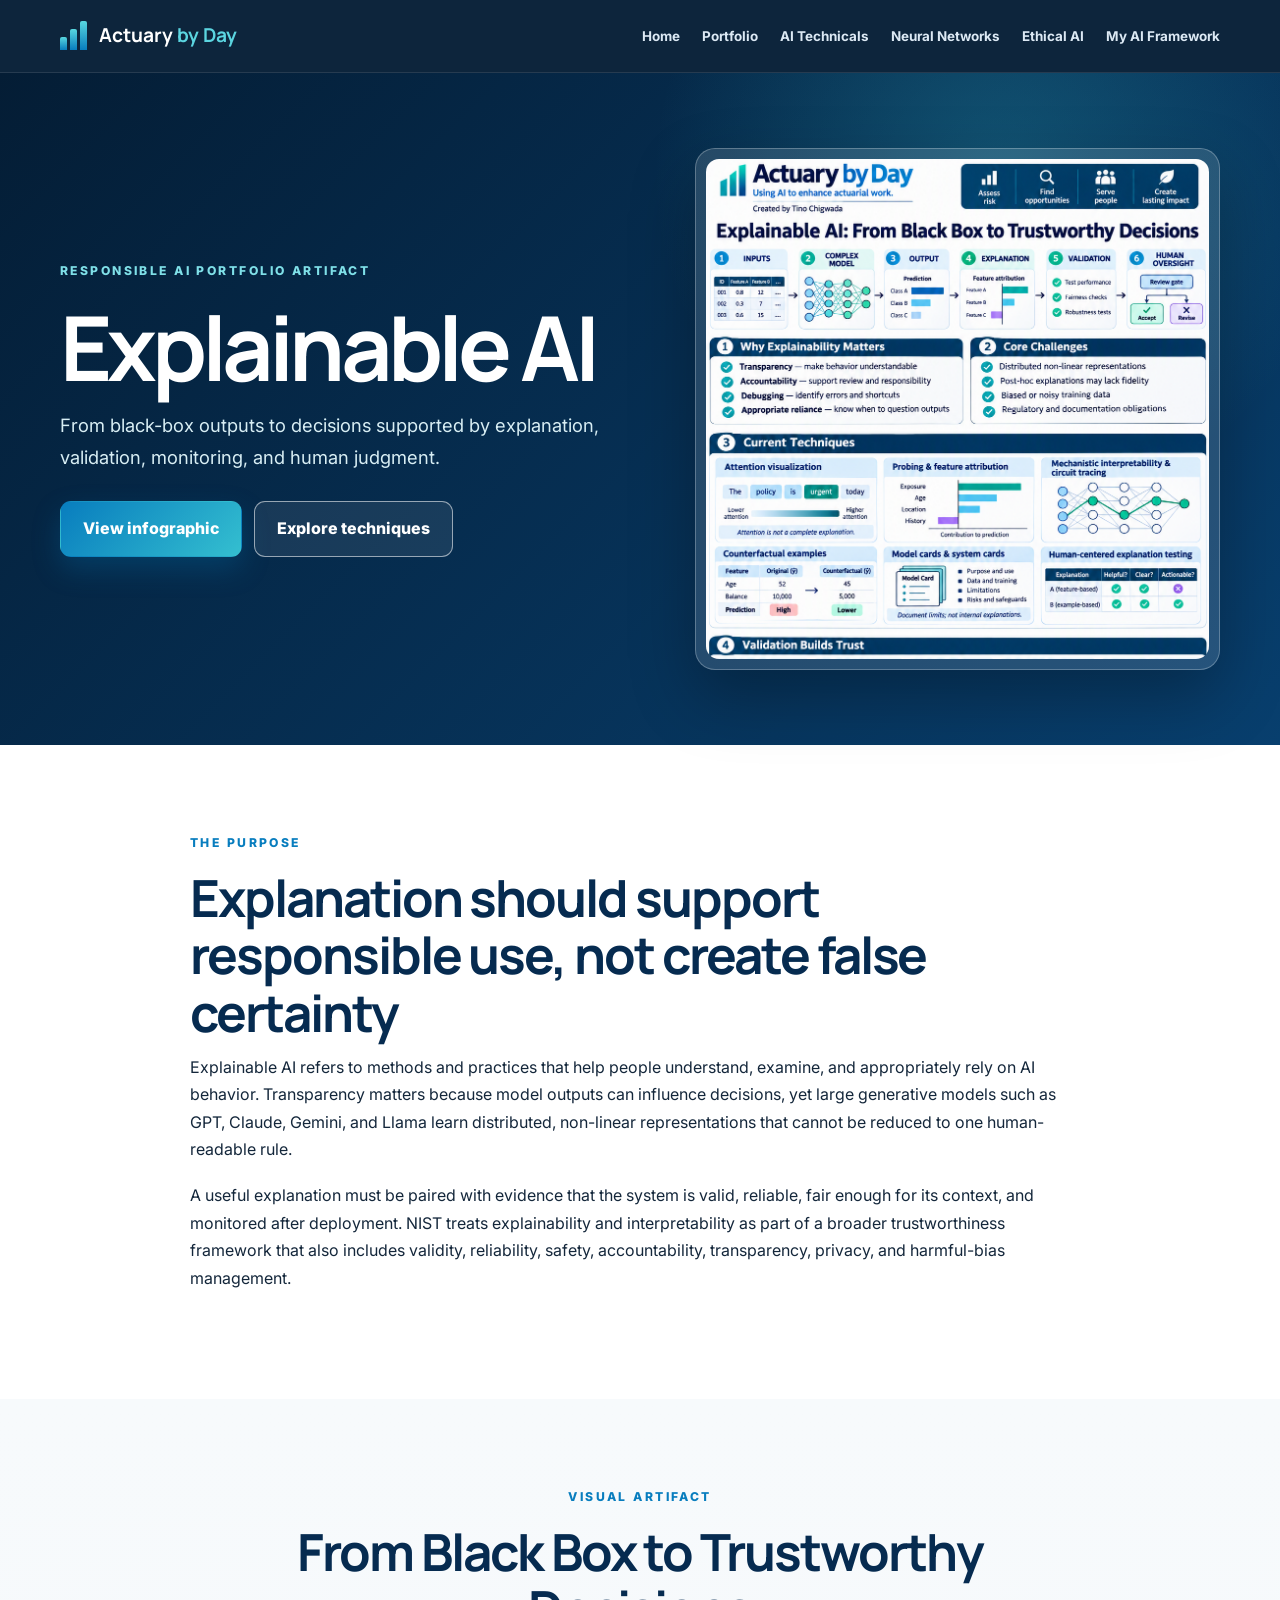
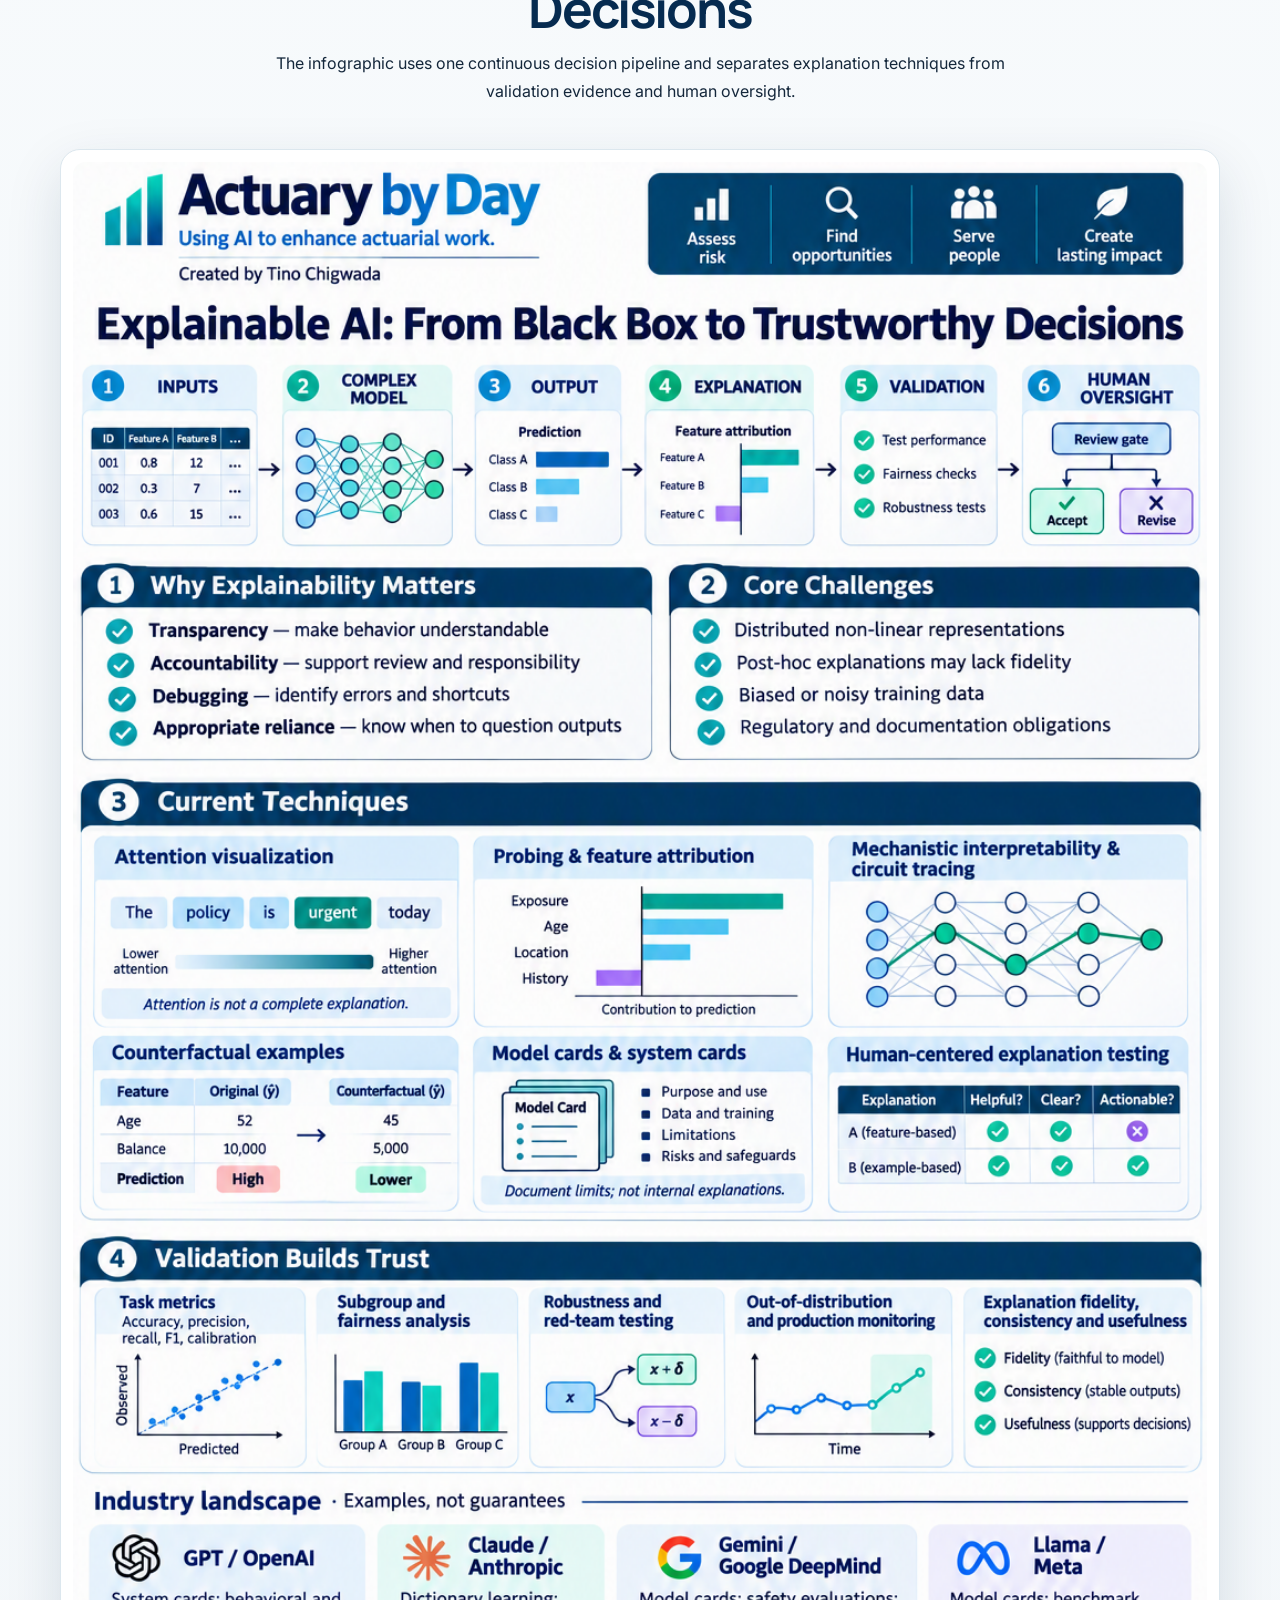
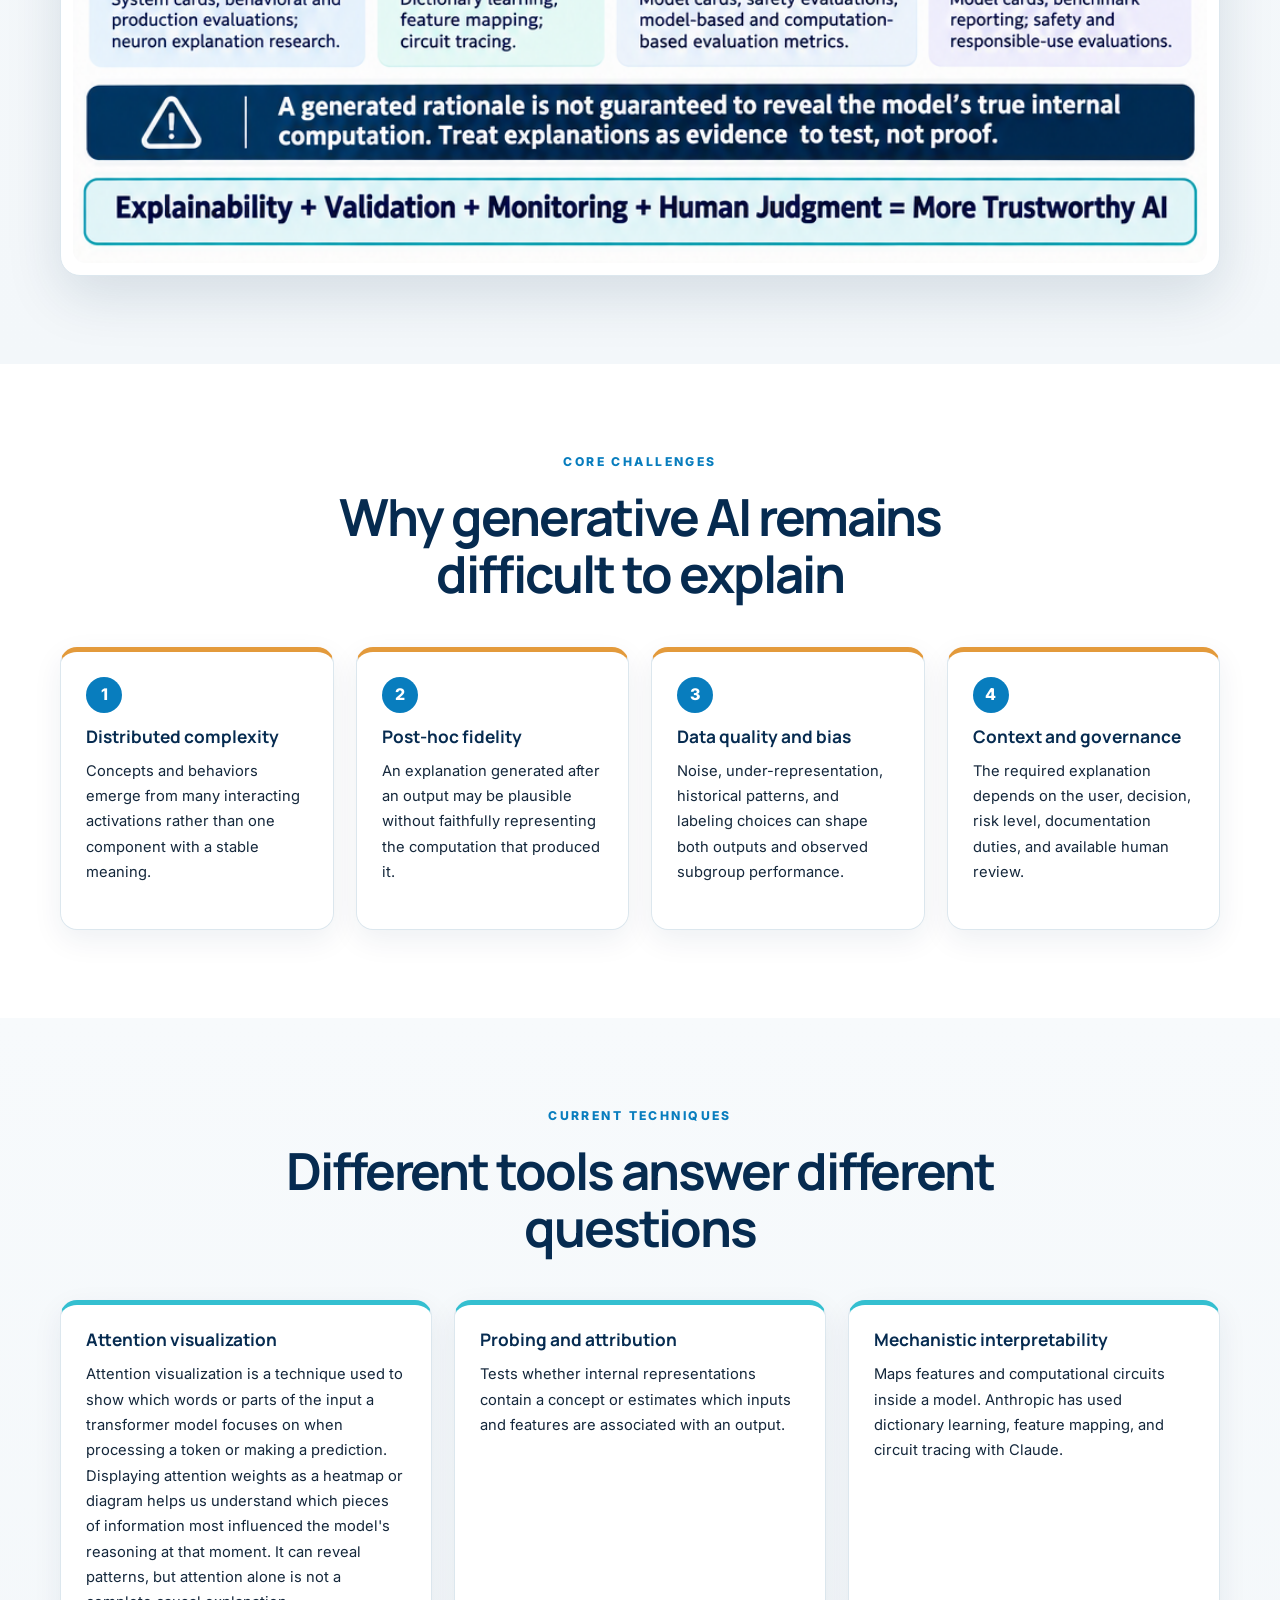
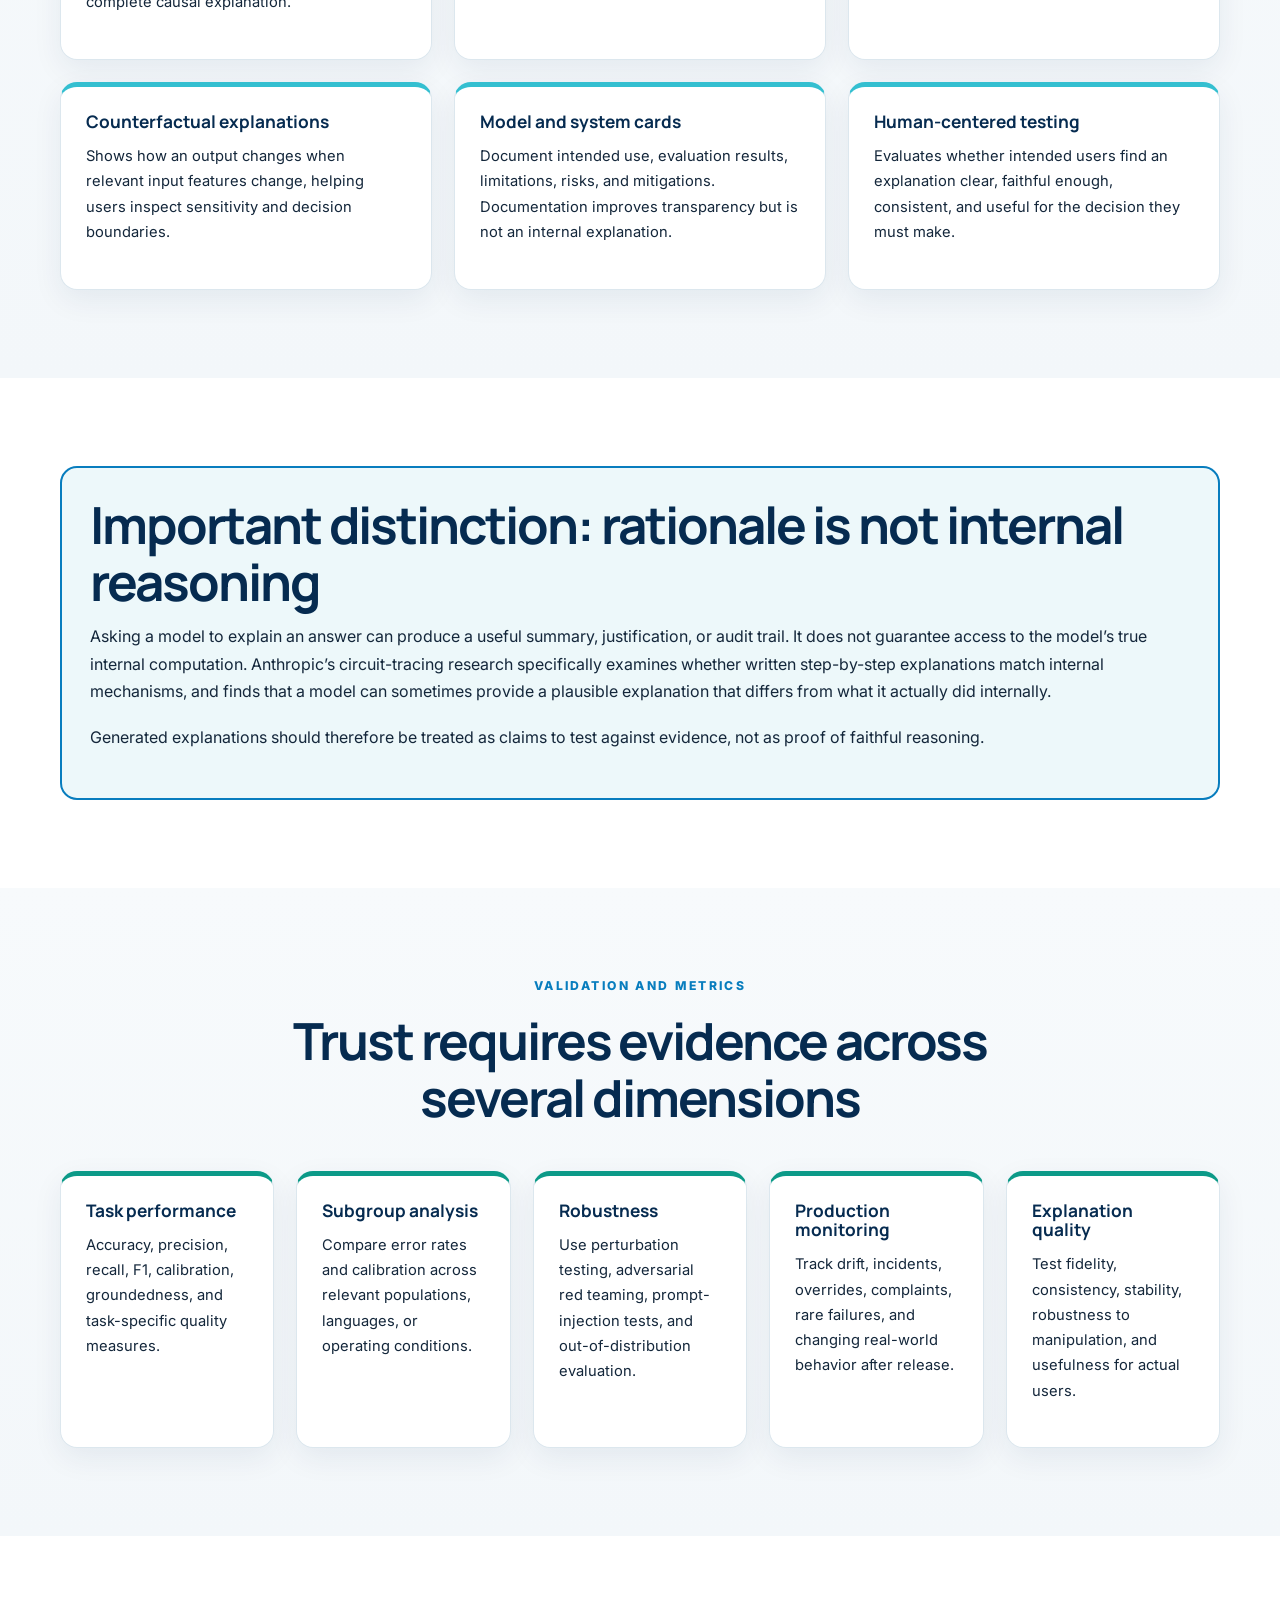
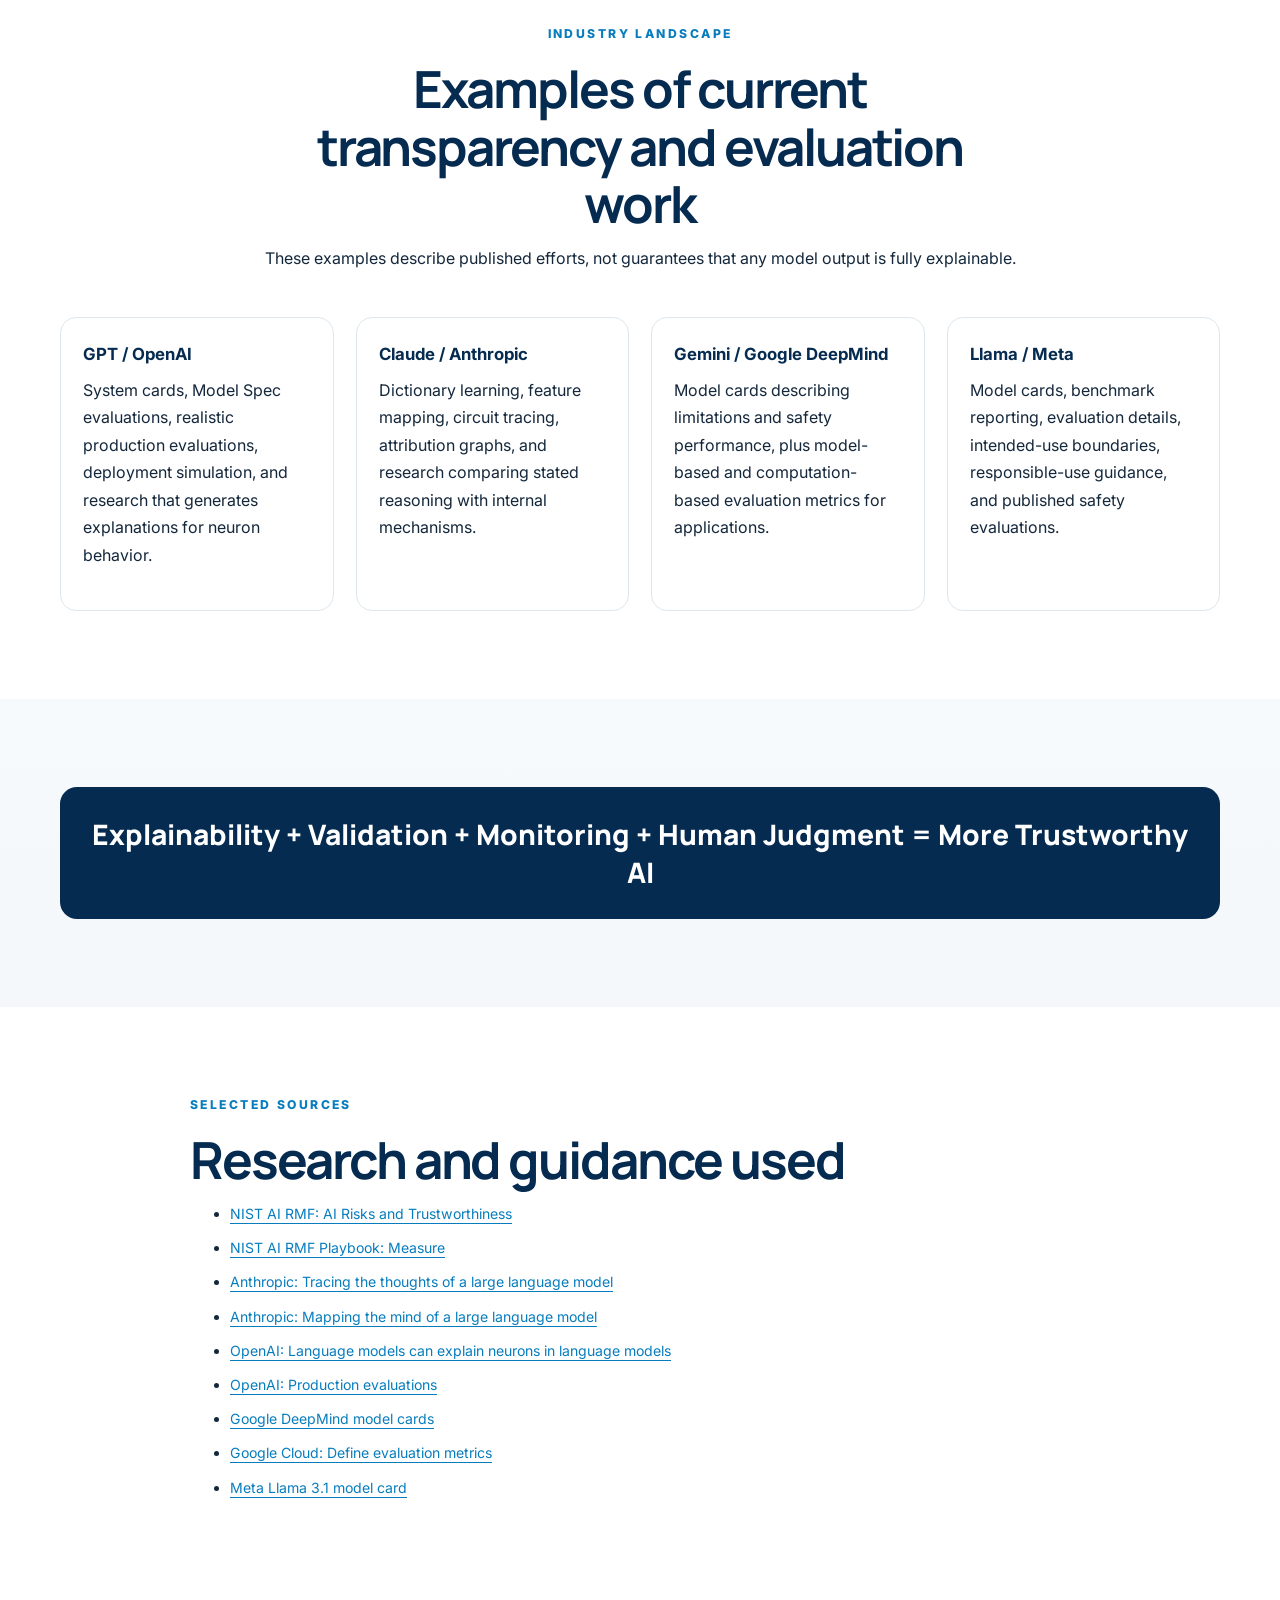
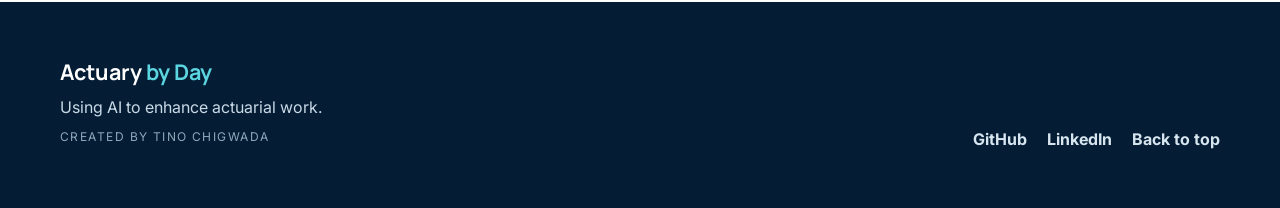
<file: explainable_ai.html>
<!doctype html>
<html lang="en"><head><meta charset="utf-8"><meta name="viewport" content="width=device-width,initial-scale=1"><meta name="description" content="Explainable AI, validation, performance metrics, and techniques for building trustworthy generative AI systems."><meta name="theme-color" content="#062b50"><title>Explainable AI | Actuary by Day</title><link rel="preconnect" href="https://fonts.googleapis.com"><link rel="preconnect" href="https://fonts.gstatic.com" crossorigin><link href="https://fonts.googleapis.com/css2?family=Inter:wght@400;500;600;700;800&family=Manrope:wght@600;700;800&display=swap" rel="stylesheet"><link rel="stylesheet" href="layout.css"><style>
.xai-hero{min-height:570px;display:flex;align-items:center;background:radial-gradient(circle at 78% 15%,rgba(52,191,208,.25),transparent 30%),linear-gradient(135deg,#041d35,#083f6e);color:#fff}.xai-hero h1{color:#fff}.xai-hero-grid{display:grid;grid-template-columns:1.05fr .95fr;align-items:center;gap:55px;padding:75px 0}.xai-hero .lead{color:#d8eef4;font-size:1.15rem}.hero-visual{padding:10px;background:rgba(255,255,255,.12);border:1px solid rgba(255,255,255,.26);border-radius:20px;box-shadow:0 26px 65px rgba(0,0,0,.28)}.hero-visual img{width:100%;max-height:500px;object-fit:cover;object-position:top;border-radius:13px}.artifact-shell{padding:12px;background:#fff;border:1px solid #dce7ee;border-radius:20px;box-shadow:0 20px 55px rgba(6,43,80,.13)}.artifact-shell img{width:100%;border-radius:13px}.four-grid,.tech-grid,.validation-grid,.org-grid{display:grid;gap:22px}.four-grid{grid-template-columns:repeat(4,1fr)}.tech-grid{grid-template-columns:repeat(3,1fr)}.validation-grid{grid-template-columns:repeat(5,1fr)}.org-grid{grid-template-columns:repeat(4,1fr)}.xcard{padding:25px;background:#fff;border:1px solid #dce7ee;border-radius:17px;box-shadow:0 10px 30px rgba(6,43,80,.07)}.xcard .num{display:grid;place-items:center;width:36px;height:36px;margin-bottom:14px;border-radius:50%;background:#087dbe;color:#fff;font-weight:800}.xcard h3{font-size:1.08rem}.xcard p{font-size:.92rem}.challenge{border-top:5px solid #e39a3b}.technique{border-top:5px solid #34bfd0}.validation{border-top:5px solid #0c9a88}.org-card{padding:22px;background:#fff;border:1px solid #dce7ee;border-radius:16px}.org-card strong{display:block;margin-bottom:8px;color:#062b50;font-size:1.05rem}.caution{padding:28px;border:2px solid #087dbe;border-radius:17px;background:#edf8fa}.trust-formula{padding:28px;border-radius:17px;background:#062b50;color:#fff;text-align:center;font:800 clamp(1.2rem,2.2vw,1.8rem) Manrope,Inter,sans-serif}.sources{font-size:.88rem}.sources li{margin-bottom:10px}@media(max-width:1000px){.xai-hero-grid{grid-template-columns:1fr}.four-grid,.org-grid{grid-template-columns:repeat(2,1fr)}.tech-grid{grid-template-columns:repeat(2,1fr)}.validation-grid{grid-template-columns:repeat(2,1fr)}}@media(max-width:650px){.four-grid,.tech-grid,.validation-grid,.org-grid{grid-template-columns:1fr}}
</style></head><body id="top"><a class="skip-link" href="#main">Skip to content</a>
<header class="site-header"><nav class="navbar container" aria-label="Primary navigation"><a class="brand" href="index.html"><span class="brand-bars"><i></i><i></i><i></i></span><span>Actuary <b>by Day</b></span></a><button class="nav-toggle" type="button" aria-expanded="false" aria-controls="site-menu">Menu</button><ul class="nav-links" id="site-menu"><li><a href="index.html">Home</a></li><li><a href="index.html#artifacts">Portfolio</a></li><li><a href="ai-technicals.html">AI Technicals</a></li><li><a href="neural-networks.html">Neural Networks</a></li><li><a href="ethical-ai.html">Ethical AI</a></li><li><a href="Personal-Framework.html">My AI Framework</a></li></ul></nav></header>
<main id="main"><section class="xai-hero"><div class="container xai-hero-grid"><div><p class="eyebrow">RESPONSIBLE AI PORTFOLIO ARTIFACT</p><h1>Explainable AI</h1><p class="lead">From black-box outputs to decisions supported by explanation, validation, monitoring, and human judgment.</p><div class="button-row"><a href="#artifact" class="btn btn-primary">View infographic</a><a href="#techniques" class="btn btn-secondary">Explore techniques</a></div></div><div class="hero-visual"><img src="Explainable AI.png" alt="Explainable AI infographic preview"></div></div></section>
<section class="section"><div class="container content-narrow"><p class="eyebrow dark">THE PURPOSE</p><h2>Explanation should support responsible use, not create false certainty</h2><p>Explainable AI refers to methods and practices that help people understand, examine, and appropriately rely on AI behavior. Transparency matters because model outputs can influence decisions, yet large generative models such as GPT, Claude, Gemini, and Llama learn distributed, non-linear representations that cannot be reduced to one human-readable rule.</p><p>A useful explanation must be paired with evidence that the system is valid, reliable, fair enough for its context, and monitored after deployment. NIST treats explainability and interpretability as part of a broader trustworthiness framework that also includes validity, reliability, safety, accountability, transparency, privacy, and harmful-bias management.</p></div></section>
<section id="artifact" class="section section-soft"><div class="container"><div class="section-heading"><p class="eyebrow dark">VISUAL ARTIFACT</p><h2>From Black Box to Trustworthy Decisions</h2><p>The infographic uses one continuous decision pipeline and separates explanation techniques from validation evidence and human oversight.</p></div><div class="artifact-shell"><img src="Explainable AI.png" alt="Infographic explaining AI opacity, explainability techniques, validation metrics, industry efforts, and human oversight"></div></div></section>
<section class="section"><div class="container"><div class="section-heading"><p class="eyebrow dark">CORE CHALLENGES</p><h2>Why generative AI remains difficult to explain</h2></div><div class="four-grid"><article class="xcard challenge"><span class="num">1</span><h3>Distributed complexity</h3><p>Concepts and behaviors emerge from many interacting activations rather than one component with a stable meaning.</p></article><article class="xcard challenge"><span class="num">2</span><h3>Post-hoc fidelity</h3><p>An explanation generated after an output may be plausible without faithfully representing the computation that produced it.</p></article><article class="xcard challenge"><span class="num">3</span><h3>Data quality and bias</h3><p>Noise, under-representation, historical patterns, and labeling choices can shape both outputs and observed subgroup performance.</p></article><article class="xcard challenge"><span class="num">4</span><h3>Context and governance</h3><p>The required explanation depends on the user, decision, risk level, documentation duties, and available human review.</p></article></div></div></section>
<section id="techniques" class="section section-soft"><div class="container"><div class="section-heading"><p class="eyebrow dark">CURRENT TECHNIQUES</p><h2>Different tools answer different questions</h2></div><div class="tech-grid"><article class="xcard technique"><h3>Attention visualization</h3><p>Attention visualization is a technique used to show which words or parts of the input a transformer model focuses on when processing a token or making a prediction. Displaying attention weights as a heatmap or diagram helps us understand which pieces of information most influenced the model's reasoning at that moment. It can reveal patterns, but attention alone is not a complete causal explanation.</p></article><article class="xcard technique"><h3>Probing and attribution</h3><p>Tests whether internal representations contain a concept or estimates which inputs and features are associated with an output.</p></article><article class="xcard technique"><h3>Mechanistic interpretability</h3><p>Maps features and computational circuits inside a model. Anthropic has used dictionary learning, feature mapping, and circuit tracing with Claude.</p></article><article class="xcard technique"><h3>Counterfactual explanations</h3><p>Shows how an output changes when relevant input features change, helping users inspect sensitivity and decision boundaries.</p></article><article class="xcard technique"><h3>Model and system cards</h3><p>Document intended use, evaluation results, limitations, risks, and mitigations. Documentation improves transparency but is not an internal explanation.</p></article><article class="xcard technique"><h3>Human-centered testing</h3><p>Evaluates whether intended users find an explanation clear, faithful enough, consistent, and useful for the decision they must make.</p></article></div></div></section>
<section class="section"><div class="container"><div class="caution"><h2>Important distinction: rationale is not internal reasoning</h2><p>Asking a model to explain an answer can produce a useful summary, justification, or audit trail. It does not guarantee access to the model’s true internal computation. Anthropic’s circuit-tracing research specifically examines whether written step-by-step explanations match internal mechanisms, and finds that a model can sometimes provide a plausible explanation that differs from what it actually did internally.</p><p>Generated explanations should therefore be treated as claims to test against evidence, not as proof of faithful reasoning.</p></div></div></section>
<section class="section section-soft"><div class="container"><div class="section-heading"><p class="eyebrow dark">VALIDATION AND METRICS</p><h2>Trust requires evidence across several dimensions</h2></div><div class="validation-grid"><article class="xcard validation"><h3>Task performance</h3><p>Accuracy, precision, recall, F1, calibration, groundedness, and task-specific quality measures.</p></article><article class="xcard validation"><h3>Subgroup analysis</h3><p>Compare error rates and calibration across relevant populations, languages, or operating conditions.</p></article><article class="xcard validation"><h3>Robustness</h3><p>Use perturbation testing, adversarial red teaming, prompt-injection tests, and out-of-distribution evaluation.</p></article><article class="xcard validation"><h3>Production monitoring</h3><p>Track drift, incidents, overrides, complaints, rare failures, and changing real-world behavior after release.</p></article><article class="xcard validation"><h3>Explanation quality</h3><p>Test fidelity, consistency, stability, robustness to manipulation, and usefulness for actual users.</p></article></div></div></section>
<section class="section"><div class="container"><div class="section-heading"><p class="eyebrow dark">INDUSTRY LANDSCAPE</p><h2>Examples of current transparency and evaluation work</h2><p>These examples describe published efforts, not guarantees that any model output is fully explainable.</p></div><div class="org-grid"><article class="org-card"><strong>GPT / OpenAI</strong><p>System cards, Model Spec evaluations, realistic production evaluations, deployment simulation, and research that generates explanations for neuron behavior.</p></article><article class="org-card"><strong>Claude / Anthropic</strong><p>Dictionary learning, feature mapping, circuit tracing, attribution graphs, and research comparing stated reasoning with internal mechanisms.</p></article><article class="org-card"><strong>Gemini / Google DeepMind</strong><p>Model cards describing limitations and safety performance, plus model-based and computation-based evaluation metrics for applications.</p></article><article class="org-card"><strong>Llama / Meta</strong><p>Model cards, benchmark reporting, evaluation details, intended-use boundaries, responsible-use guidance, and published safety evaluations.</p></article></div></div></section>
<section class="section section-soft"><div class="container"><div class="trust-formula">Explainability + Validation + Monitoring + Human Judgment = More Trustworthy AI</div></div></section>
<section class="section"><div class="container content-narrow sources"><p class="eyebrow dark">SELECTED SOURCES</p><h2>Research and guidance used</h2><ul><li><a href="https://airc.nist.gov/airmf-resources/airmf/3-sec-characteristics/" target="_blank" rel="noopener noreferrer">NIST AI RMF: AI Risks and Trustworthiness</a></li><li><a href="https://airc.nist.gov/airmf-resources/playbook/measure/" target="_blank" rel="noopener noreferrer">NIST AI RMF Playbook: Measure</a></li><li><a href="https://www.anthropic.com/research/tracing-thoughts-language-model" target="_blank" rel="noopener noreferrer">Anthropic: Tracing the thoughts of a large language model</a></li><li><a href="https://www.anthropic.com/research/mapping-mind-language-model" target="_blank" rel="noopener noreferrer">Anthropic: Mapping the mind of a large language model</a></li><li><a href="https://openai.com/index/language-models-can-explain-neurons-in-language-models/" target="_blank" rel="noopener noreferrer">OpenAI: Language models can explain neurons in language models</a></li><li><a href="https://openai.com/safety-alignment/prod-evals/" target="_blank" rel="noopener noreferrer">OpenAI: Production evaluations</a></li><li><a href="https://deepmind.google/models/model-cards/" target="_blank" rel="noopener noreferrer">Google DeepMind model cards</a></li><li><a href="https://docs.cloud.google.com/gemini-enterprise-agent-platform/models/eval-python-sdk/determine-eval" target="_blank" rel="noopener noreferrer">Google Cloud: Define evaluation metrics</a></li><li><a href="https://github.com/meta-llama/llama-models/blob/main/models/llama3_1///MODEL_CARD.md" target="_blank" rel="noopener noreferrer">Meta Llama 3.1 model card</a></li></ul></div></section>
</main><footer class="site-footer"><div class="container footer-grid"><div><a class="footer-brand" href="index.html">Actuary <b>by Day</b></a><p>Using AI to enhance actuarial work.</p><p class="creator">Created by Tino Chigwada</p></div><div class="footer-links"><a href="https://github.com/Tinovimbanashe" target="_blank" rel="noopener noreferrer">GitHub</a><a href="https://www.linkedin.com/in/tinovimbanashe-chigwada-8553011ab" target="_blank" rel="noopener noreferrer">LinkedIn</a><a href="#top">Back to top</a></div></div></footer><script>const toggle=document.querySelector('.nav-toggle');const menu=document.querySelector('.nav-links');if(toggle&&menu){toggle.addEventListener('click',()=>{const open=menu.classList.toggle('is-open');toggle.setAttribute('aria-expanded',String(open));});}</script></body></html>
</file>
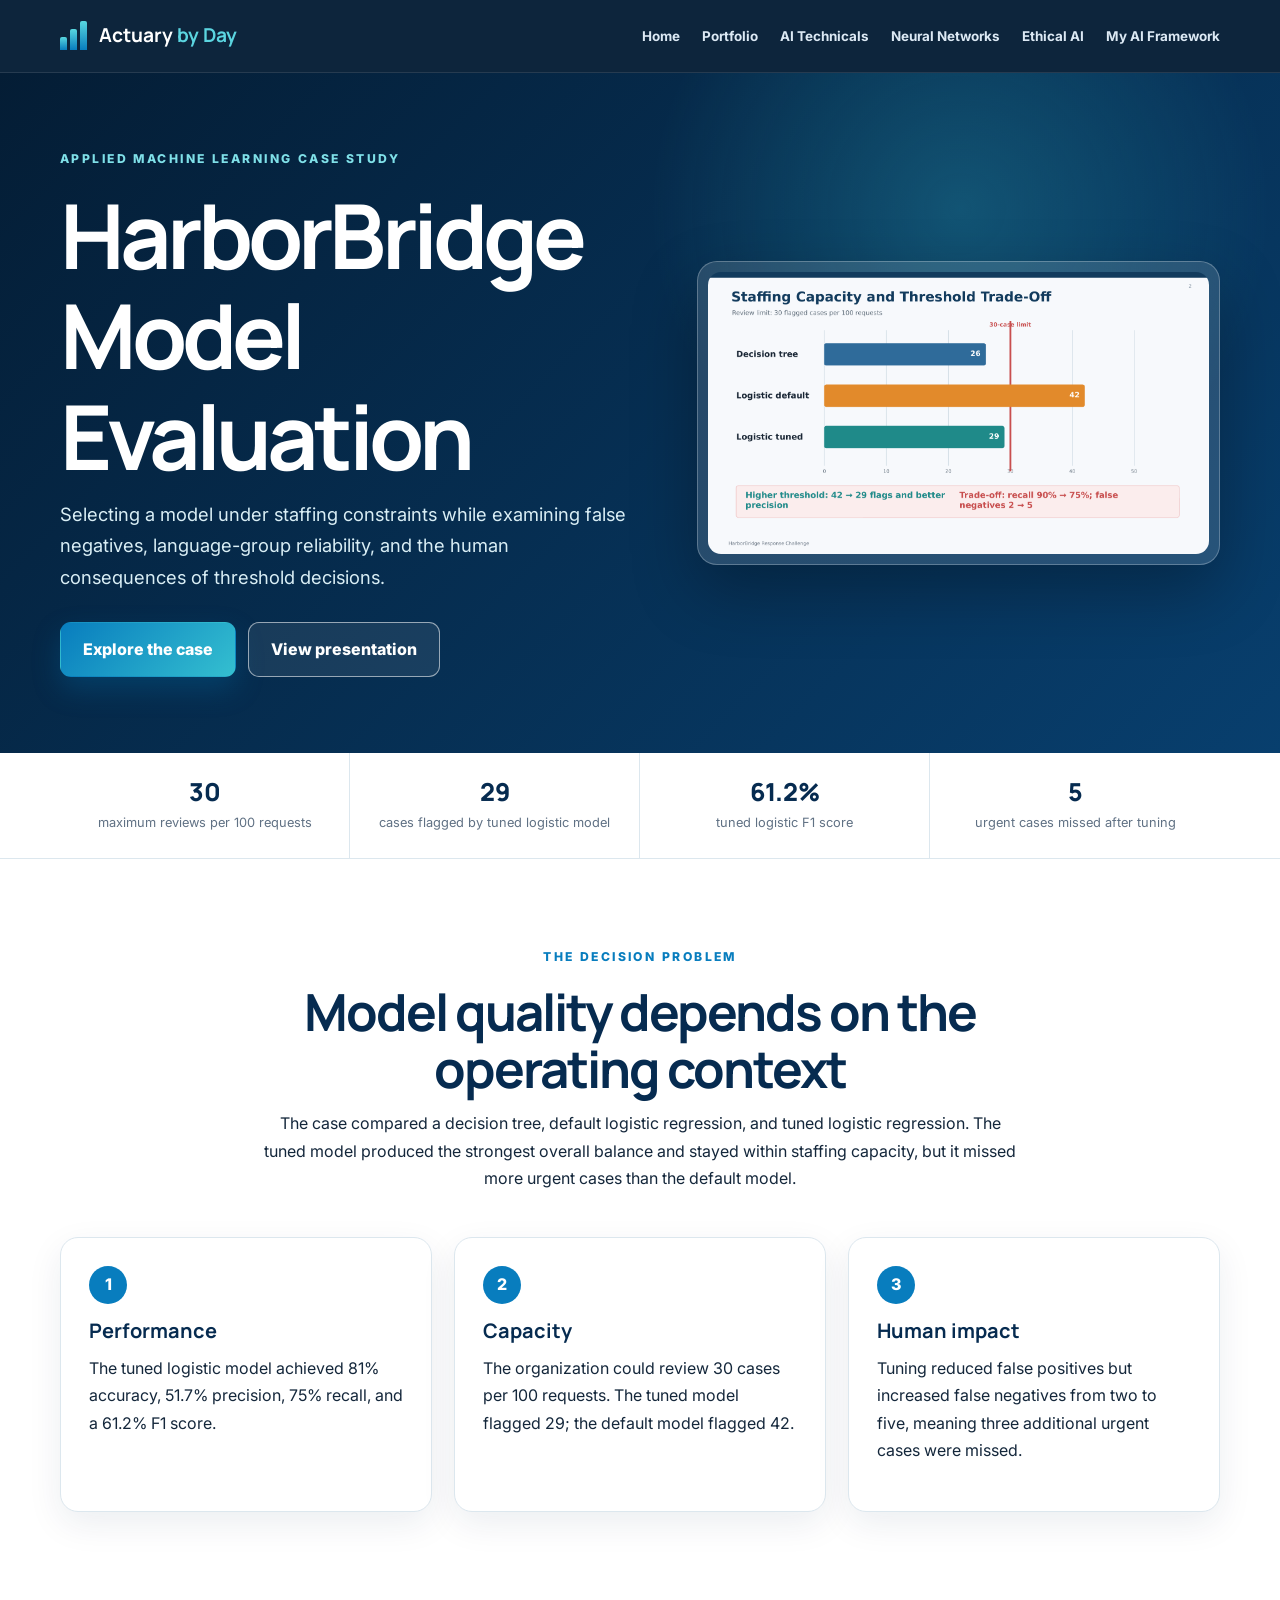
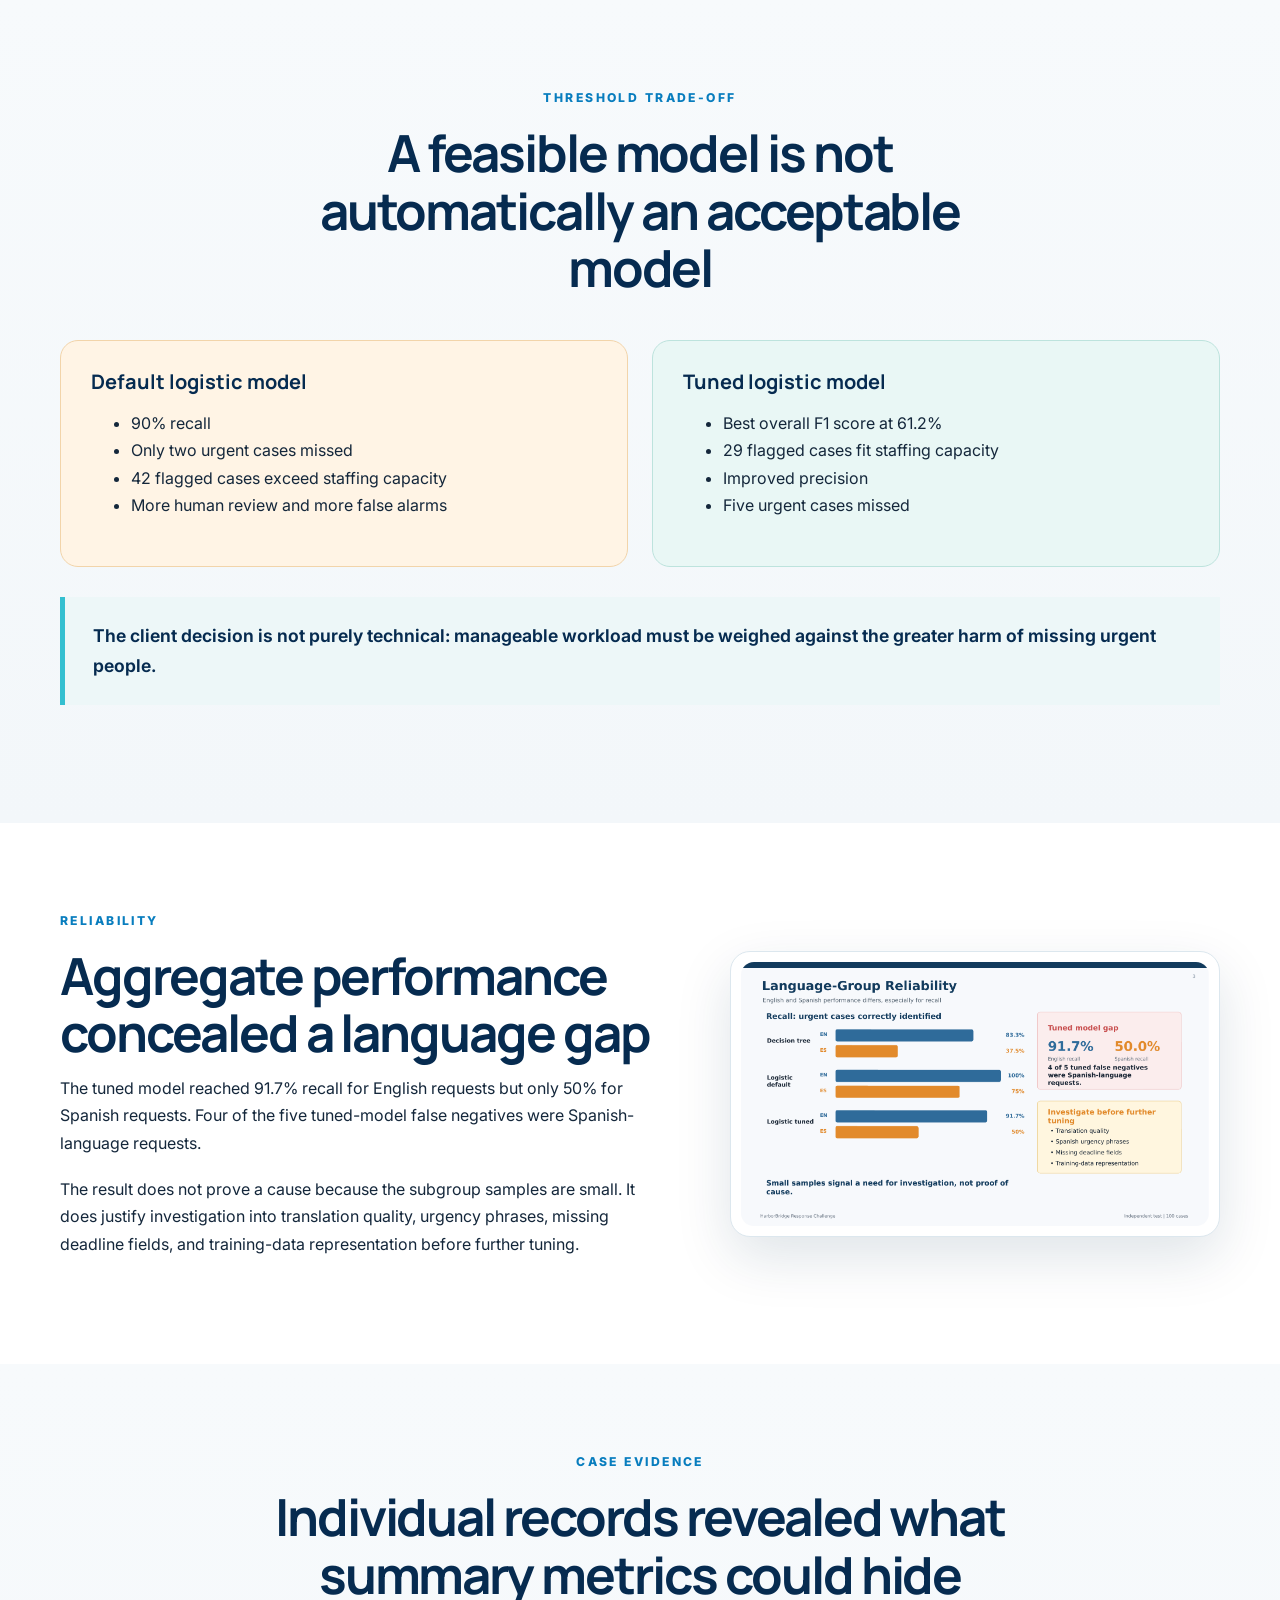
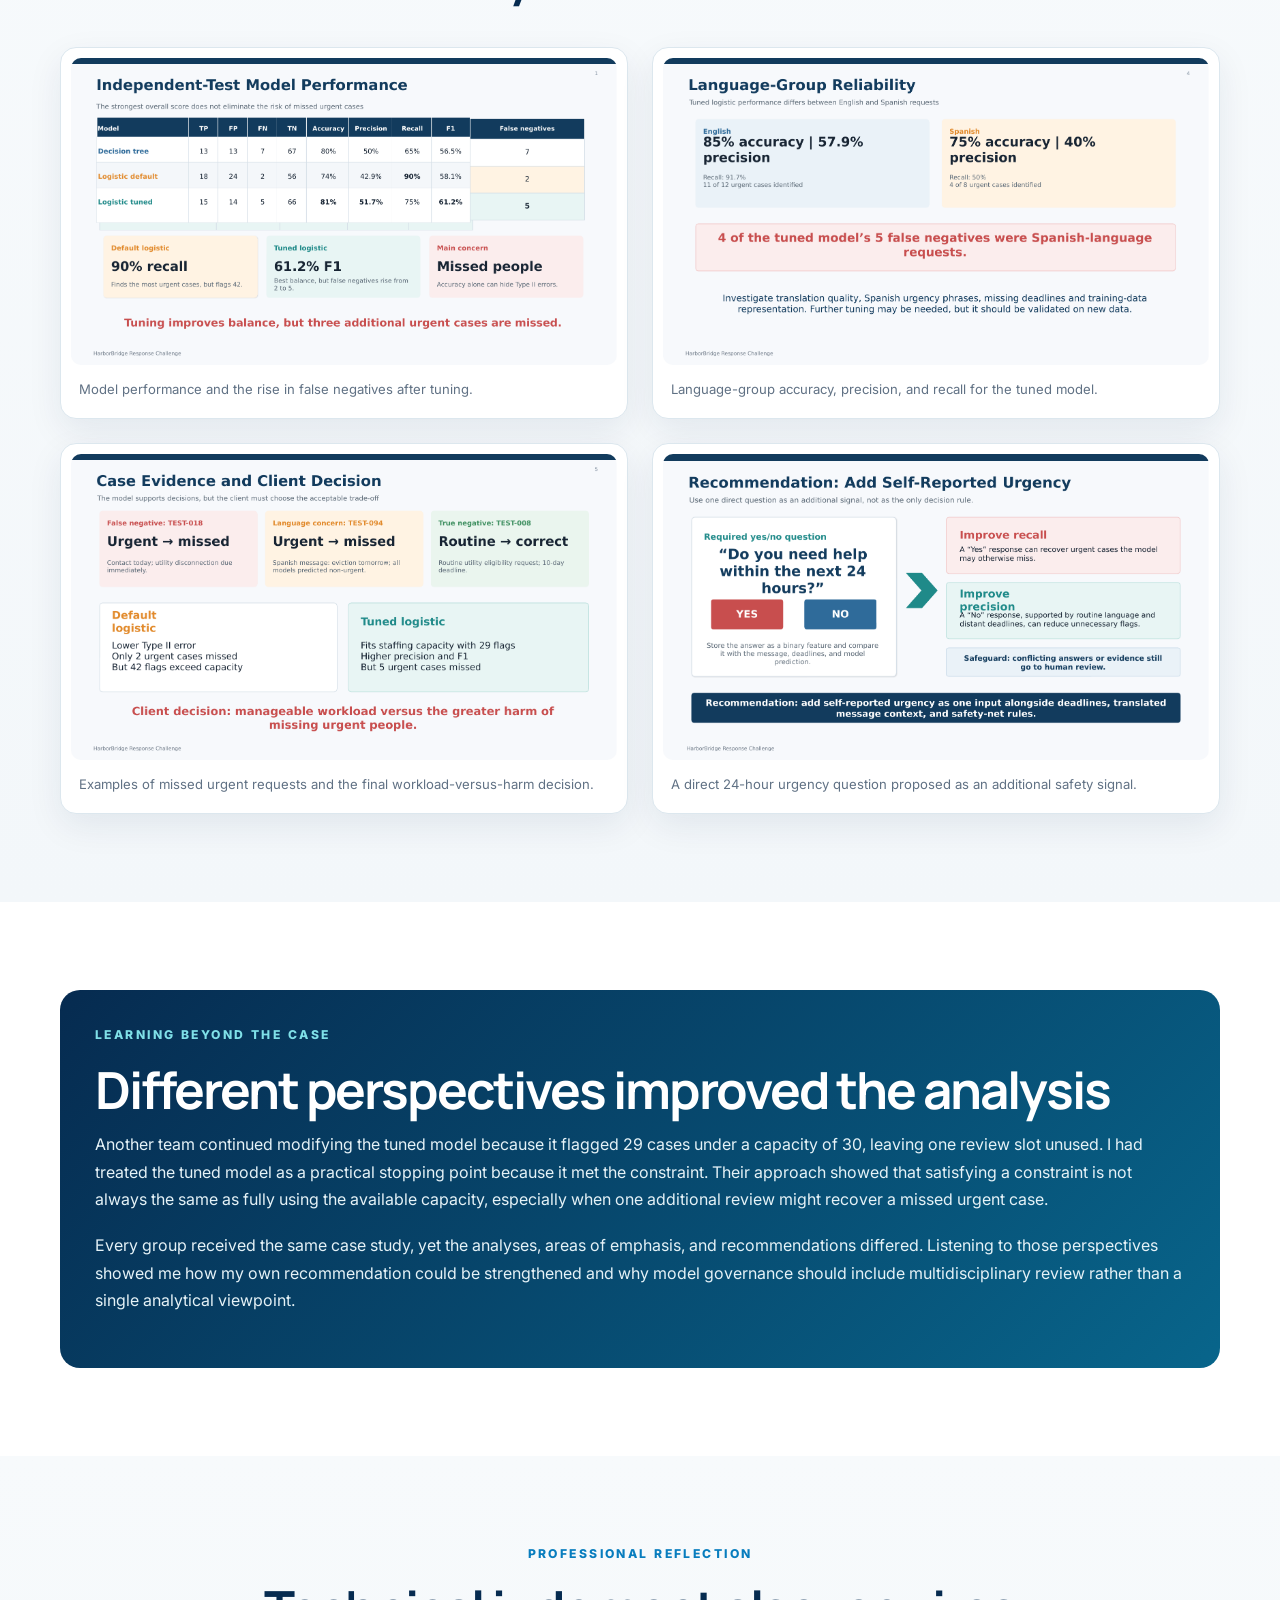
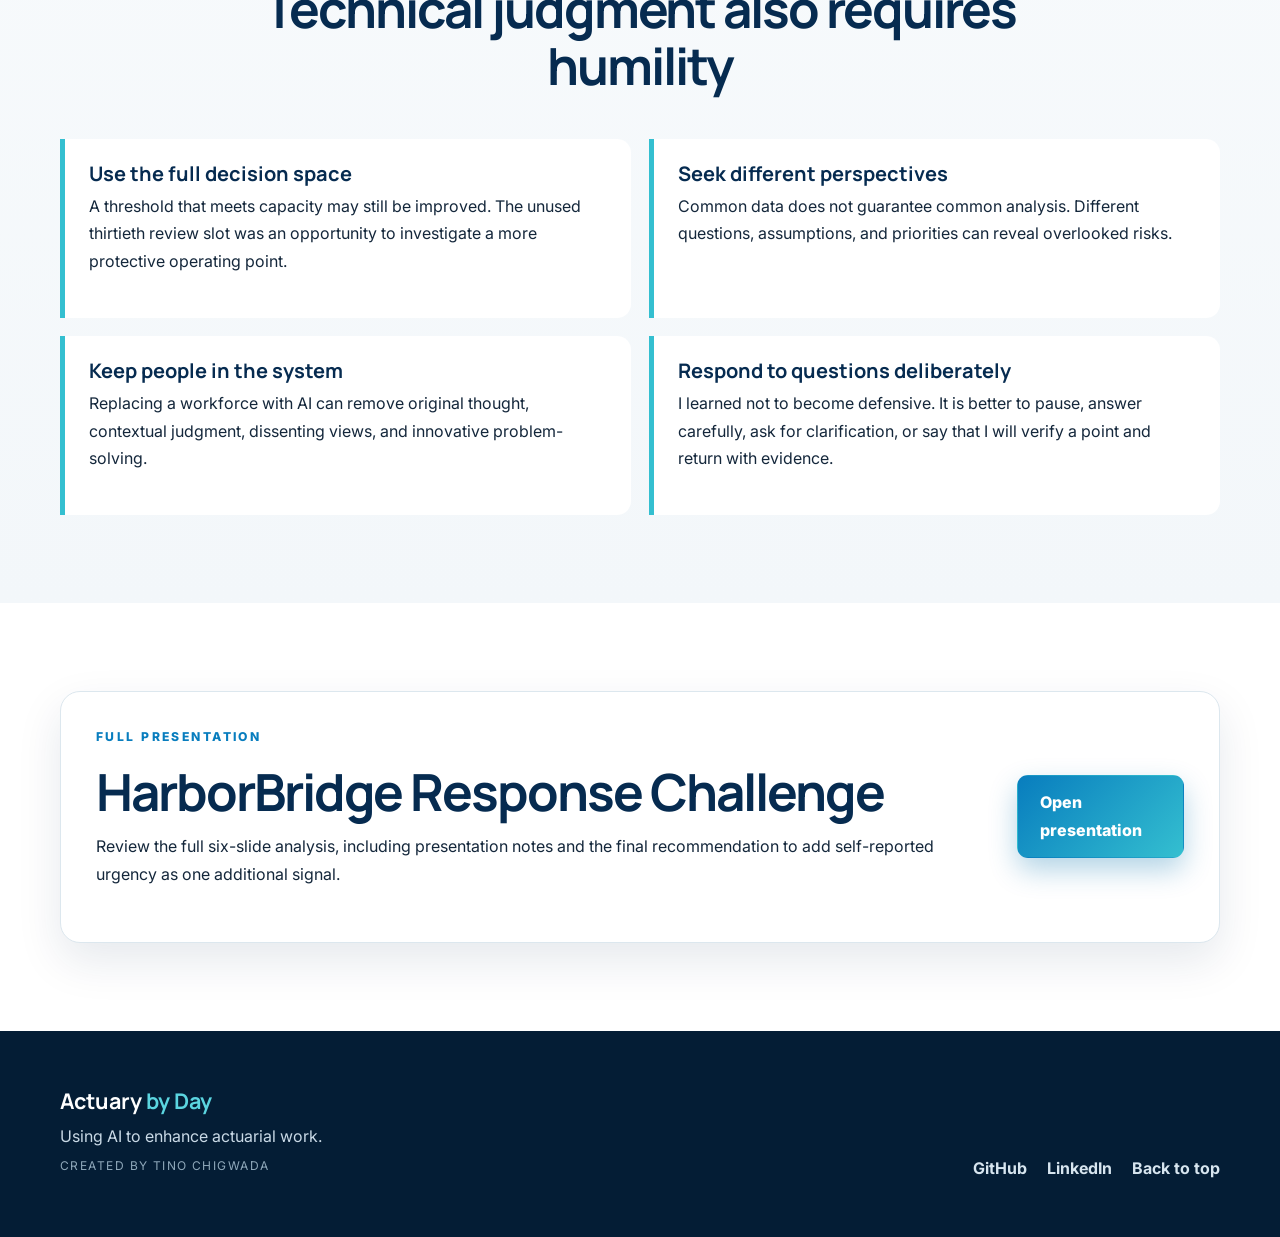
<file: harborbridge_model_evaluation.html>
<!doctype html>
<html lang="en">
<head>
  <meta charset="utf-8">
  <meta name="viewport" content="width=device-width, initial-scale=1">
  <meta name="description" content="A case study applying machine learning evaluation, threshold tuning, capacity constraints, fairness analysis, and human-centered decision-making.">
  <meta name="theme-color" content="#062b50">
  <title>HarborBridge Model Evaluation | Actuary by Day</title>
  <link rel="preconnect" href="https://fonts.googleapis.com">
  <link rel="preconnect" href="https://fonts.gstatic.com" crossorigin>
  <link href="https://fonts.googleapis.com/css2?family=Inter:wght@400;500;600;700;800&family=Manrope:wght@600;700;800&display=swap" rel="stylesheet">
  <link rel="stylesheet" href="layout.css">
  <style>
    .hb-hero{min-height:590px;display:flex;align-items:center;background:radial-gradient(circle at 75% 20%,rgba(52,191,208,.25),transparent 28%),linear-gradient(135deg,#041d35,#083f6e);color:#fff;overflow:hidden}.hb-hero h1{color:#fff}.hb-hero-grid{display:grid;grid-template-columns:1.05fr .95fr;align-items:center;gap:58px;padding:76px 0}.hb-hero .lead{color:#d9eef5;font-size:1.15rem}.hero-preview{padding:10px;background:rgba(255,255,255,.13);border:1px solid rgba(255,255,255,.25);border-radius:20px;box-shadow:0 26px 65px rgba(0,0,0,.28)}.hero-preview img{width:100%;border-radius:13px}.metric-strip{background:#fff;border-bottom:1px solid #dce7ee}.metric-grid{display:grid;grid-template-columns:repeat(4,1fr)}.metric-grid div{padding:22px;text-align:center;border-right:1px solid #dce7ee}.metric-grid div:last-child{border:0}.metric-grid strong{display:block;color:#062b50;font:800 1.55rem Manrope,Inter,sans-serif}.metric-grid span{font-size:.8rem;color:#607184}.insight-grid{display:grid;grid-template-columns:repeat(3,1fr);gap:22px}.insight-grid article{padding:28px;border:1px solid #dce7ee;border-radius:18px;background:#fff;box-shadow:0 12px 35px rgba(6,43,80,.08)}.insight-grid .number{display:grid;place-items:center;width:38px;height:38px;margin-bottom:16px;border-radius:50%;background:#087dbe;color:#fff;font-weight:800}.decision-panel{display:grid;grid-template-columns:1fr 1fr;gap:24px}.decision-panel article{padding:30px;border-radius:18px}.decision-panel .default{background:#fff4e5;border:1px solid #f2d4aa}.decision-panel .tuned{background:#e9f7f5;border:1px solid #bde3dd}.slide-gallery{display:grid;grid-template-columns:repeat(2,1fr);gap:24px}.slide-card{margin:0;padding:10px;background:#fff;border:1px solid #dce7ee;border-radius:16px;box-shadow:0 12px 35px rgba(6,43,80,.08)}.slide-card img{width:100%;border-radius:10px}.slide-card figcaption{padding:13px 8px 7px;color:#607184;font-size:.82rem}.learning-callout{padding:35px;background:linear-gradient(135deg,#062b50,#08658b);border-radius:20px;color:#e5f2f7}.learning-callout h2{color:#fff}.reflection-list{display:grid;grid-template-columns:repeat(2,1fr);gap:18px}.reflection-list article{padding:24px;border-left:5px solid #34bfd0;background:#fff;border-radius:0 14px 14px 0}.reflection-list h3{margin-bottom:8px}.download-panel{display:flex;align-items:center;justify-content:space-between;gap:30px;padding:35px;border:1px solid #dce7ee;border-radius:20px;background:#fff;box-shadow:0 18px 45px rgba(6,43,80,.1)}
    @media(max-width:900px){.hb-hero-grid,.decision-panel{grid-template-columns:1fr}.metric-grid,.insight-grid{grid-template-columns:repeat(2,1fr)}.reflection-list{grid-template-columns:1fr}}
    @media(max-width:640px){.metric-grid,.insight-grid,.slide-gallery{grid-template-columns:1fr}.download-panel{align-items:flex-start;flex-direction:column}}
  </style>
</head>
<body id="top">
<a class="skip-link" href="#main">Skip to content</a>
<header class="site-header"><nav class="navbar container" aria-label="Primary navigation"><a class="brand" href="index.html" aria-label="Actuary by Day home"><span class="brand-bars" aria-hidden="true"><i></i><i></i><i></i></span><span>Actuary <b>by Day</b></span></a><button class="nav-toggle" type="button" aria-expanded="false" aria-controls="site-menu">Menu</button><ul class="nav-links" id="site-menu"><li><a href="index.html">Home</a></li><li><a href="index.html#artifacts">Portfolio</a></li><li><a href="ai-technicals.html">AI Technicals</a></li><li><a href="neural-networks.html">Neural Networks</a></li><li><a href="ethical-ai.html">Ethical AI</a></li><li><a href="Personal-Framework.html">My AI Framework</a></li></ul></nav></header>
<main id="main">
<section class="hb-hero"><div class="container hb-hero-grid"><div><p class="eyebrow">APPLIED MACHINE LEARNING CASE STUDY</p><h1>HarborBridge Model Evaluation</h1><p class="lead">Selecting a model under staffing constraints while examining false negatives, language-group reliability, and the human consequences of threshold decisions.</p><div class="button-row"><a href="#case" class="btn btn-primary">Explore the case</a><a href="HarborBridge_Presentation_with_Script 2.pptx" class="btn btn-secondary">View presentation</a></div></div><div class="hero-preview"><img src="HarborBridge Slide 2.png" alt="Staffing capacity and threshold trade-off chart"></div></div></section>
<section class="metric-strip"><div class="container metric-grid"><div><strong>30</strong><span>maximum reviews per 100 requests</span></div><div><strong>29</strong><span>cases flagged by tuned logistic model</span></div><div><strong>61.2%</strong><span>tuned logistic F1 score</span></div><div><strong>5</strong><span>urgent cases missed after tuning</span></div></div></section>
<section id="case" class="section"><div class="container"><div class="section-heading"><p class="eyebrow dark">THE DECISION PROBLEM</p><h2>Model quality depends on the operating context</h2><p>The case compared a decision tree, default logistic regression, and tuned logistic regression. The tuned model produced the strongest overall balance and stayed within staffing capacity, but it missed more urgent cases than the default model.</p></div><div class="insight-grid"><article><span class="number">1</span><h3>Performance</h3><p>The tuned logistic model achieved 81% accuracy, 51.7% precision, 75% recall, and a 61.2% F1 score.</p></article><article><span class="number">2</span><h3>Capacity</h3><p>The organization could review 30 cases per 100 requests. The tuned model flagged 29; the default model flagged 42.</p></article><article><span class="number">3</span><h3>Human impact</h3><p>Tuning reduced false positives but increased false negatives from two to five, meaning three additional urgent cases were missed.</p></article></div></div></section>
<section class="section section-soft"><div class="container"><div class="section-heading"><p class="eyebrow dark">THRESHOLD TRADE-OFF</p><h2>A feasible model is not automatically an acceptable model</h2></div><div class="decision-panel"><article class="default"><h3>Default logistic model</h3><ul><li>90% recall</li><li>Only two urgent cases missed</li><li>42 flagged cases exceed staffing capacity</li><li>More human review and more false alarms</li></ul></article><article class="tuned"><h3>Tuned logistic model</h3><ul><li>Best overall F1 score at 61.2%</li><li>29 flagged cases fit staffing capacity</li><li>Improved precision</li><li>Five urgent cases missed</li></ul></article></div><blockquote>The client decision is not purely technical: manageable workload must be weighed against the greater harm of missing urgent people.</blockquote></div></section>
<section class="section"><div class="container split align-center"><div><p class="eyebrow dark">RELIABILITY</p><h2>Aggregate performance concealed a language gap</h2><p>The tuned model reached 91.7% recall for English requests but only 50% for Spanish requests. Four of the five tuned-model false negatives were Spanish-language requests.</p><p>The result does not prove a cause because the subgroup samples are small. It does justify investigation into translation quality, urgency phrases, missing deadline fields, and training-data representation before further tuning.</p></div><div class="image-card"><img src="HarborBridge Slide 3.png" alt="Language-group recall comparison for three models"></div></div></section>
<section class="section section-soft"><div class="container"><div class="section-heading"><p class="eyebrow dark">CASE EVIDENCE</p><h2>Individual records revealed what summary metrics could hide</h2></div><div class="slide-gallery"><figure class="slide-card"><img src="HarborBridge Slide 1.png" alt="Independent-test model performance table"><figcaption>Model performance and the rise in false negatives after tuning.</figcaption></figure><figure class="slide-card"><img src="HarborBridge Slide 4.png" alt="English and Spanish performance comparison"><figcaption>Language-group accuracy, precision, and recall for the tuned model.</figcaption></figure><figure class="slide-card"><img src="HarborBridge Slide 5.png" alt="Case evidence and client decision"><figcaption>Examples of missed urgent requests and the final workload-versus-harm decision.</figcaption></figure><figure class="slide-card"><img src="HarborBridge Slide 6.png" alt="Self-reported urgency recommendation"><figcaption>A direct 24-hour urgency question proposed as an additional safety signal.</figcaption></figure></div></div></section>
<section class="section"><div class="container"><div class="learning-callout"><p class="eyebrow">LEARNING BEYOND THE CASE</p><h2>Different perspectives improved the analysis</h2><p>Another team continued modifying the tuned model because it flagged 29 cases under a capacity of 30, leaving one review slot unused. I had treated the tuned model as a practical stopping point because it met the constraint. Their approach showed that satisfying a constraint is not always the same as fully using the available capacity, especially when one additional review might recover a missed urgent case.</p><p>Every group received the same case study, yet the analyses, areas of emphasis, and recommendations differed. Listening to those perspectives showed me how my own recommendation could be strengthened and why model governance should include multidisciplinary review rather than a single analytical viewpoint.</p></div></div></section>
<section class="section section-soft"><div class="container"><div class="section-heading"><p class="eyebrow dark">PROFESSIONAL REFLECTION</p><h2>Technical judgment also requires humility</h2></div><div class="reflection-list"><article><h3>Use the full decision space</h3><p>A threshold that meets capacity may still be improved. The unused thirtieth review slot was an opportunity to investigate a more protective operating point.</p></article><article><h3>Seek different perspectives</h3><p>Common data does not guarantee common analysis. Different questions, assumptions, and priorities can reveal overlooked risks.</p></article><article><h3>Keep people in the system</h3><p>Replacing a workforce with AI can remove original thought, contextual judgment, dissenting views, and innovative problem-solving.</p></article><article><h3>Respond to questions deliberately</h3><p>I learned not to become defensive. It is better to pause, answer carefully, ask for clarification, or say that I will verify a point and return with evidence.</p></article></div></div></section>
<section class="section"><div class="container"><div class="download-panel"><div><p class="eyebrow dark">FULL PRESENTATION</p><h2>HarborBridge Response Challenge</h2><p>Review the full six-slide analysis, including presentation notes and the final recommendation to add self-reported urgency as one additional signal.</p></div><a href="HarborBridge_Presentation_with_Script 2.pptx" class="btn btn-primary">Open presentation</a></div></div></section>
</main>
<footer class="site-footer"><div class="container footer-grid"><div><a class="footer-brand" href="index.html">Actuary <b>by Day</b></a><p>Using AI to enhance actuarial work.</p><p class="creator">Created by Tino Chigwada</p></div><div class="footer-links"><a href="https://github.com/Tinovimbanashe" target="_blank" rel="noopener noreferrer">GitHub</a><a href="https://www.linkedin.com/in/tinovimbanashe-chigwada-8553011ab" target="_blank" rel="noopener noreferrer">LinkedIn</a><a href="#top">Back to top</a></div></div></footer><script>const toggle=document.querySelector('.nav-toggle');const menu=document.querySelector('.nav-links');if(toggle&&menu){toggle.addEventListener('click',()=>{const open=menu.classList.toggle('is-open');toggle.setAttribute('aria-expanded',String(open));});}</script>
</body></html>
</file>
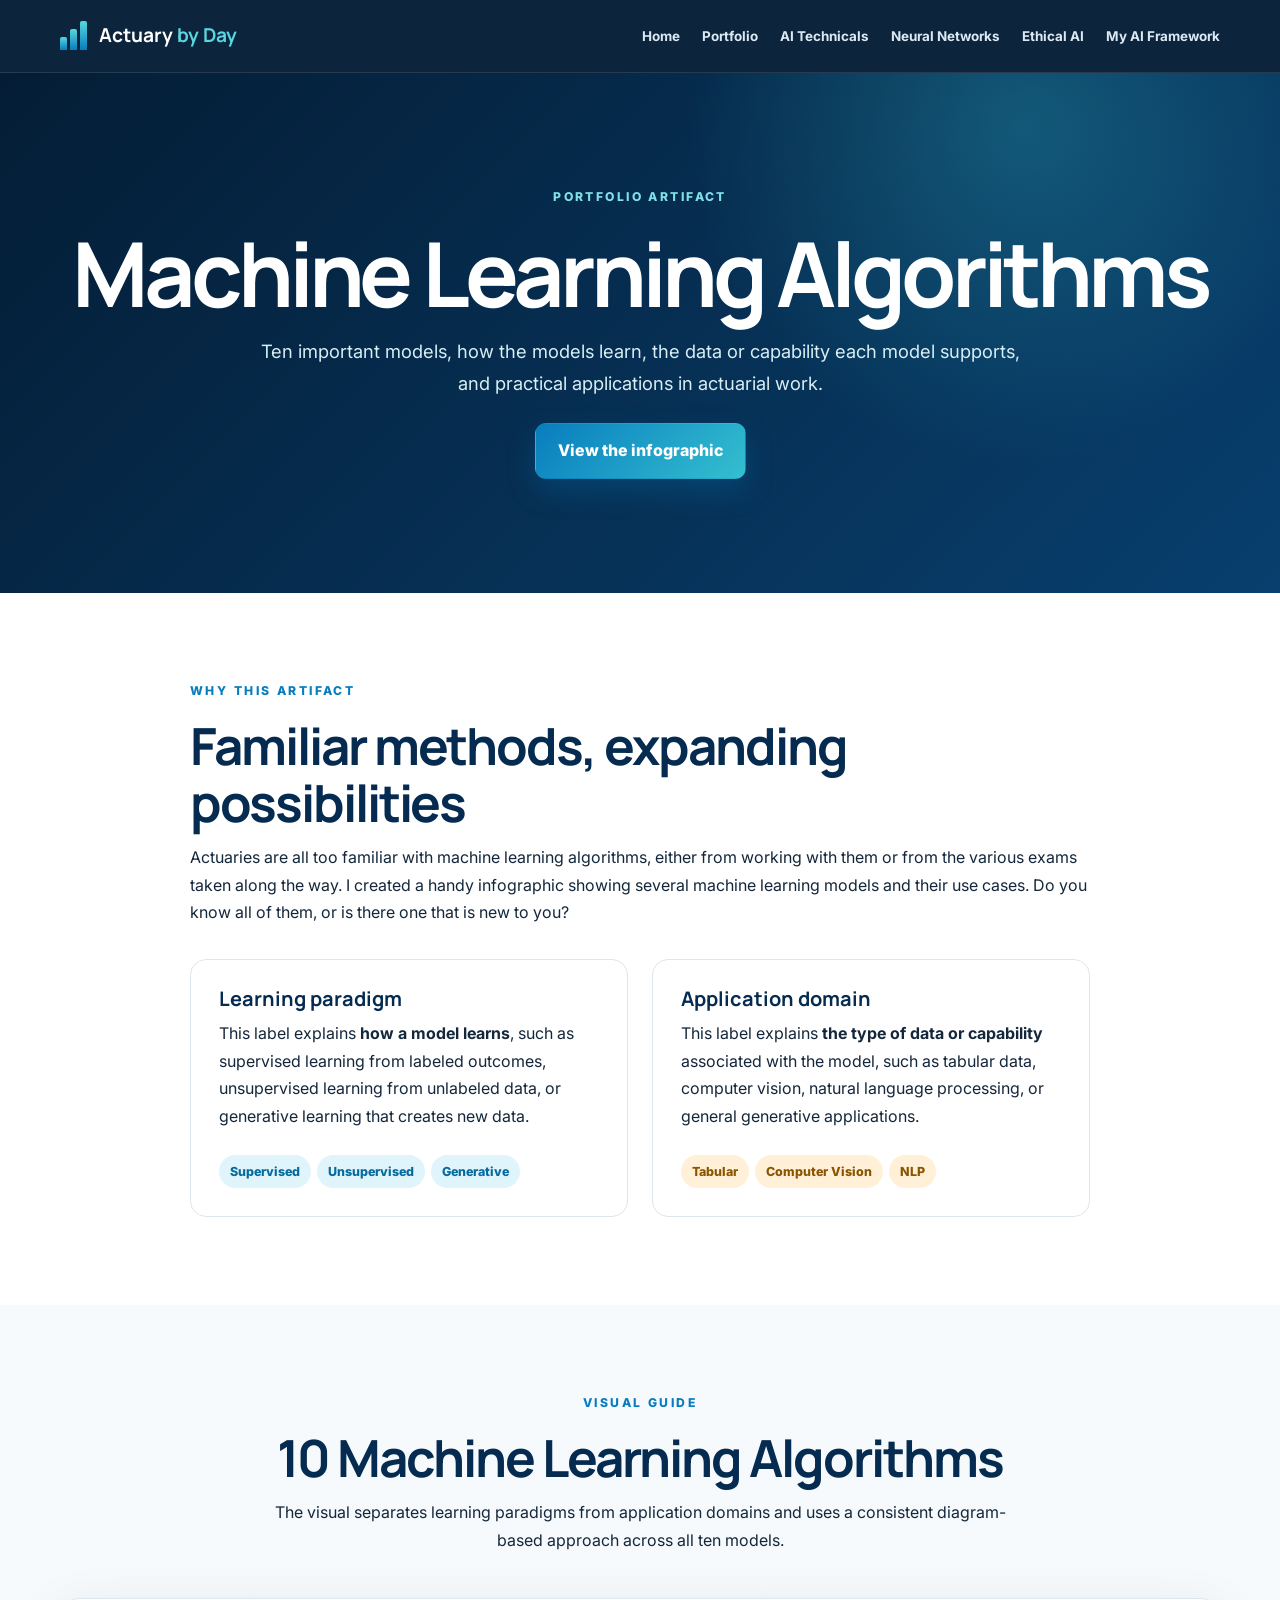
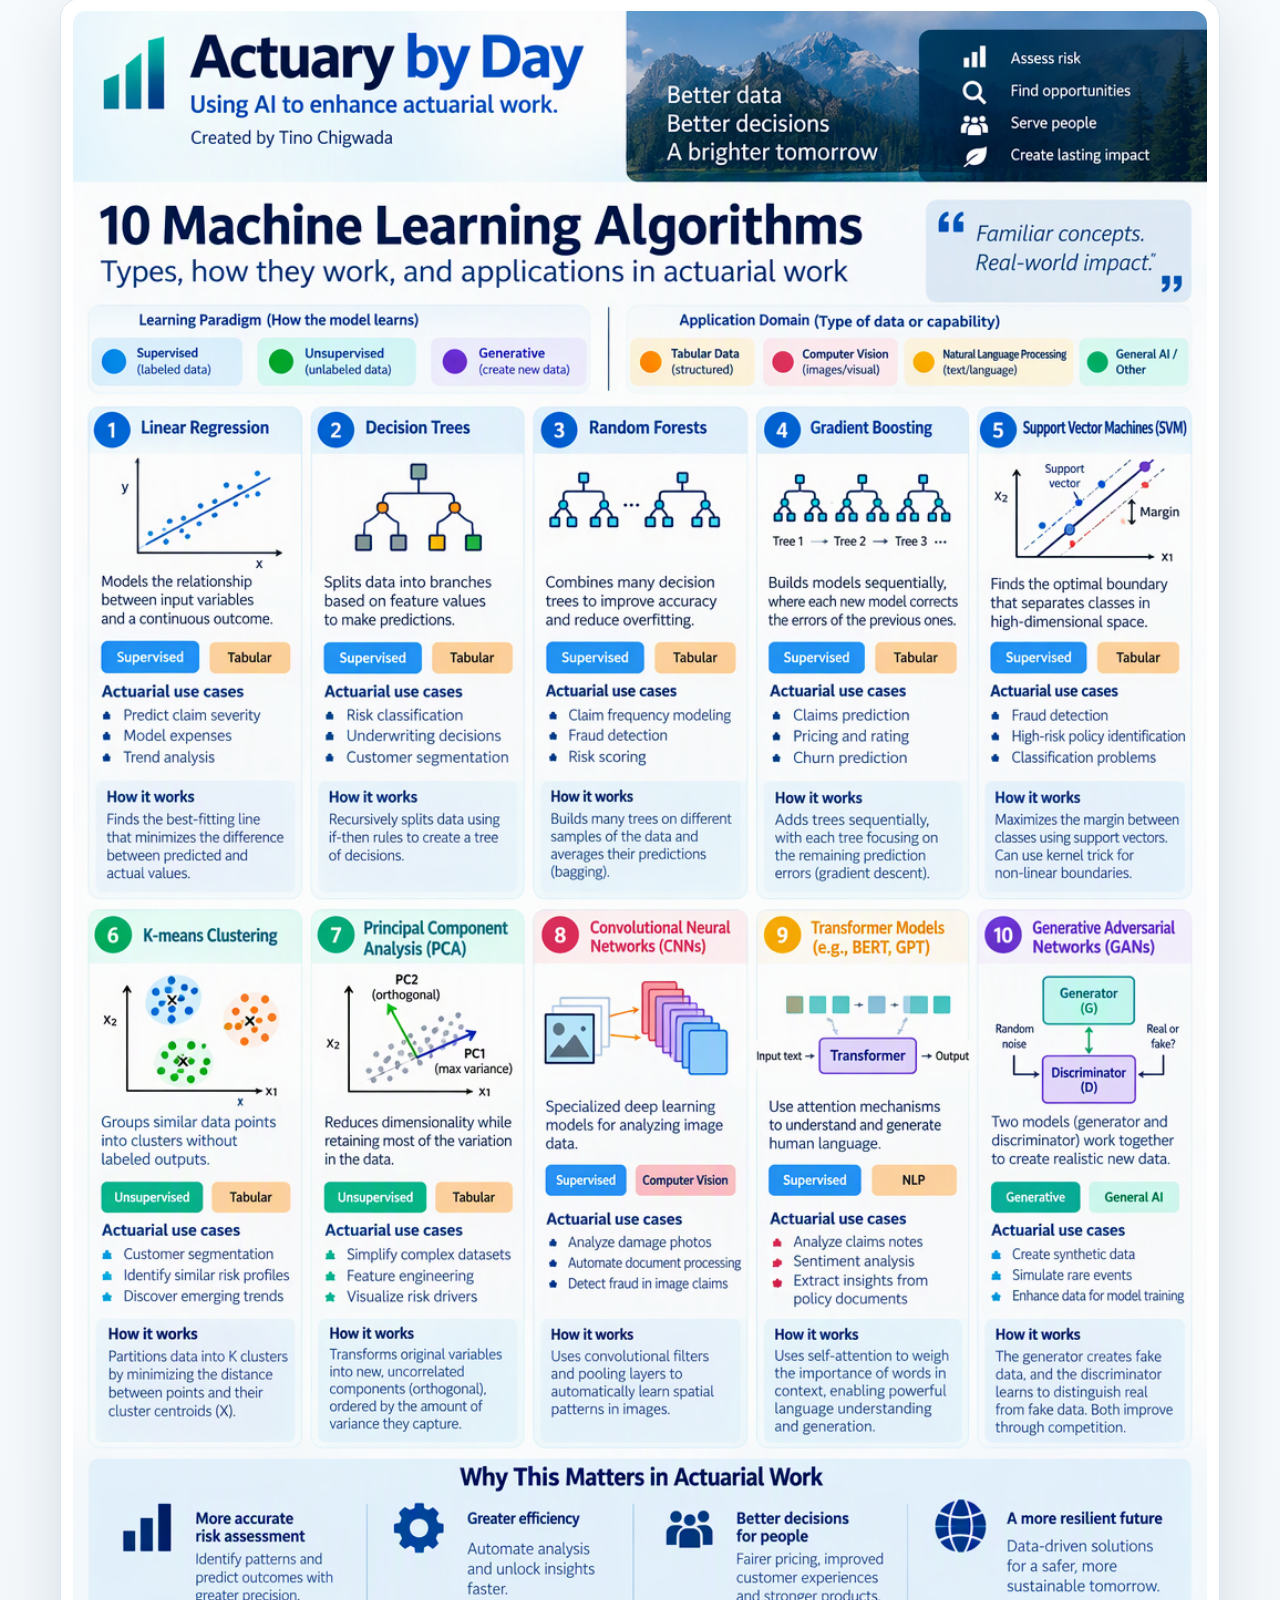
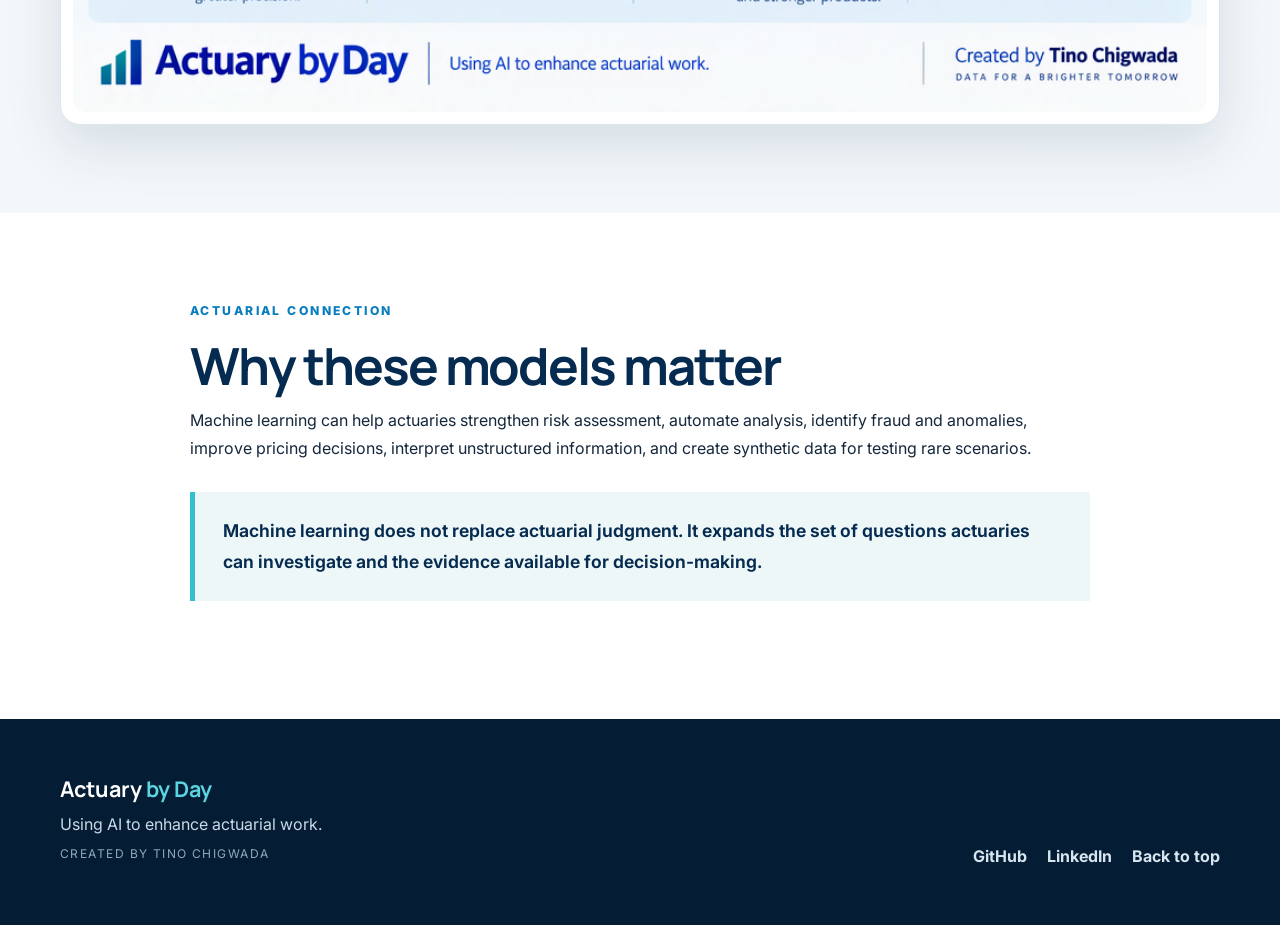
<file: machine_learning_algorithms.html>
<!doctype html>
<html lang="en">
<head>
  <meta charset="utf-8">
  <meta name="viewport" content="width=device-width, initial-scale=1">
  <meta name="description" content="A visual guide to ten machine learning algorithms and their applications in actuarial work.">
  <meta name="theme-color" content="#062b50">
  <title>Machine Learning Algorithms | Actuary by Day</title>
  <link rel="preconnect" href="https://fonts.googleapis.com">
  <link rel="preconnect" href="https://fonts.gstatic.com" crossorigin>
  <link href="https://fonts.googleapis.com/css2?family=Inter:wght@400;500;600;700;800&family=Manrope:wght@600;700;800&display=swap" rel="stylesheet">
  <link rel="stylesheet" href="layout.css">
  <style>
    .ml-hero{min-height:520px;display:flex;align-items:center;background:radial-gradient(circle at 80% 10%,rgba(52,191,208,.28),transparent 30%),linear-gradient(135deg,#041d35,#083f6e);color:#fff;text-align:center}.ml-hero h1{color:#fff}.ml-hero .lead{max-width:780px;margin:0 auto 1.5rem;color:#d7eef4;font-size:1.15rem}.ml-intro{max-width:900px}.infographic-shell{padding:12px;background:#fff;border:1px solid #dce7ee;border-radius:20px;box-shadow:0 20px 55px rgba(6,43,80,.13)}.infographic-shell img{width:100%;height:auto;border-radius:13px}.classification-grid{display:grid;grid-template-columns:repeat(2,1fr);gap:24px;margin-top:32px}.classification-grid article{padding:28px;background:#fff;border:1px solid #dce7ee;border-radius:16px}.classification-grid h3{margin-bottom:10px}.tag-example{display:inline-block;margin:6px 6px 0 0;padding:6px 11px;border-radius:999px;font-size:.78rem;font-weight:800}.tag-learning{background:#dff4fb;color:#056b9f}.tag-domain{background:#fff0d7;color:#8a5500}@media(max-width:700px){.classification-grid{grid-template-columns:1fr}.ml-hero{min-height:450px}}
  </style>
</head>
<body id="top">
<a class="skip-link" href="#main">Skip to content</a>
<header class="site-header">
  <nav class="navbar container" aria-label="Primary navigation">
    <a class="brand" href="index.html" aria-label="Actuary by Day home"><span class="brand-bars" aria-hidden="true"><i></i><i></i><i></i></span><span>Actuary <b>by Day</b></span></a>
    <button class="nav-toggle" type="button" aria-expanded="false" aria-controls="site-menu">Menu</button>
    <ul class="nav-links" id="site-menu">
      <li><a href="index.html">Home</a></li><li><a href="index.html#artifacts">Portfolio</a></li><li><a href="ai-technicals.html">AI Technicals</a></li><li><a href="neural-networks.html">Neural Networks</a></li><li><a href="ethical-ai.html">Ethical AI</a></li><li><a href="Personal-Framework.html">My AI Framework</a></li>
    </ul>
  </nav>
</header>
<main id="main">
  <section class="ml-hero"><div class="container"><p class="eyebrow">PORTFOLIO ARTIFACT</p><h1>Machine Learning Algorithms</h1><p class="lead">Ten important models, how the models learn, the data or capability each model supports, and practical applications in actuarial work.</p><a class="btn btn-primary" href="#infographic">View the infographic</a></div></section>
  <section class="section"><div class="container ml-intro"><p class="eyebrow dark">WHY THIS ARTIFACT</p><h2>Familiar methods, expanding possibilities</h2><p>Actuaries are all too familiar with machine learning algorithms, either from working with them or from the various exams taken along the way. I created a handy infographic showing several machine learning models and their use cases. Do you know all of them, or is there one that is new to you?</p><div class="classification-grid"><article><h3>Learning paradigm</h3><p>This label explains <strong>how a model learns</strong>, such as supervised learning from labeled outcomes, unsupervised learning from unlabeled data, or generative learning that creates new data.</p><span class="tag-example tag-learning">Supervised</span><span class="tag-example tag-learning">Unsupervised</span><span class="tag-example tag-learning">Generative</span></article><article><h3>Application domain</h3><p>This label explains <strong>the type of data or capability</strong> associated with the model, such as tabular data, computer vision, natural language processing, or general generative applications.</p><span class="tag-example tag-domain">Tabular</span><span class="tag-example tag-domain">Computer Vision</span><span class="tag-example tag-domain">NLP</span></article></div></div></section>
  <section id="infographic" class="section section-soft"><div class="container"><div class="section-heading"><p class="eyebrow dark">VISUAL GUIDE</p><h2>10 Machine Learning Algorithms</h2><p>The visual separates learning paradigms from application domains and uses a consistent diagram-based approach across all ten models.</p></div><div class="infographic-shell"><img src="Machine Learning Algorithms.png" alt="Infographic explaining ten machine learning algorithms and actuarial applications"></div></div></section>
  <section class="section"><div class="container content-narrow"><p class="eyebrow dark">ACTUARIAL CONNECTION</p><h2>Why these models matter</h2><p>Machine learning can help actuaries strengthen risk assessment, automate analysis, identify fraud and anomalies, improve pricing decisions, interpret unstructured information, and create synthetic data for testing rare scenarios.</p><blockquote>Machine learning does not replace actuarial judgment. It expands the set of questions actuaries can investigate and the evidence available for decision-making.</blockquote></div></section>
</main>
<footer class="site-footer"><div class="container footer-grid"><div><a class="footer-brand" href="index.html">Actuary <b>by Day</b></a><p>Using AI to enhance actuarial work.</p><p class="creator">Created by Tino Chigwada</p></div><div class="footer-links"><a href="https://github.com/Tinovimbanashe" target="_blank" rel="noopener noreferrer">GitHub</a><a href="https://www.linkedin.com" target="_blank" rel="noopener noreferrer">LinkedIn</a><a href="#top">Back to top</a></div></div></footer>
<script>const toggle=document.querySelector('.nav-toggle');const menu=document.querySelector('.nav-links');if(toggle&&menu){toggle.addEventListener('click',()=>{const open=menu.classList.toggle('is-open');toggle.setAttribute('aria-expanded',String(open));});}</script>
</body>
</html>
</file>
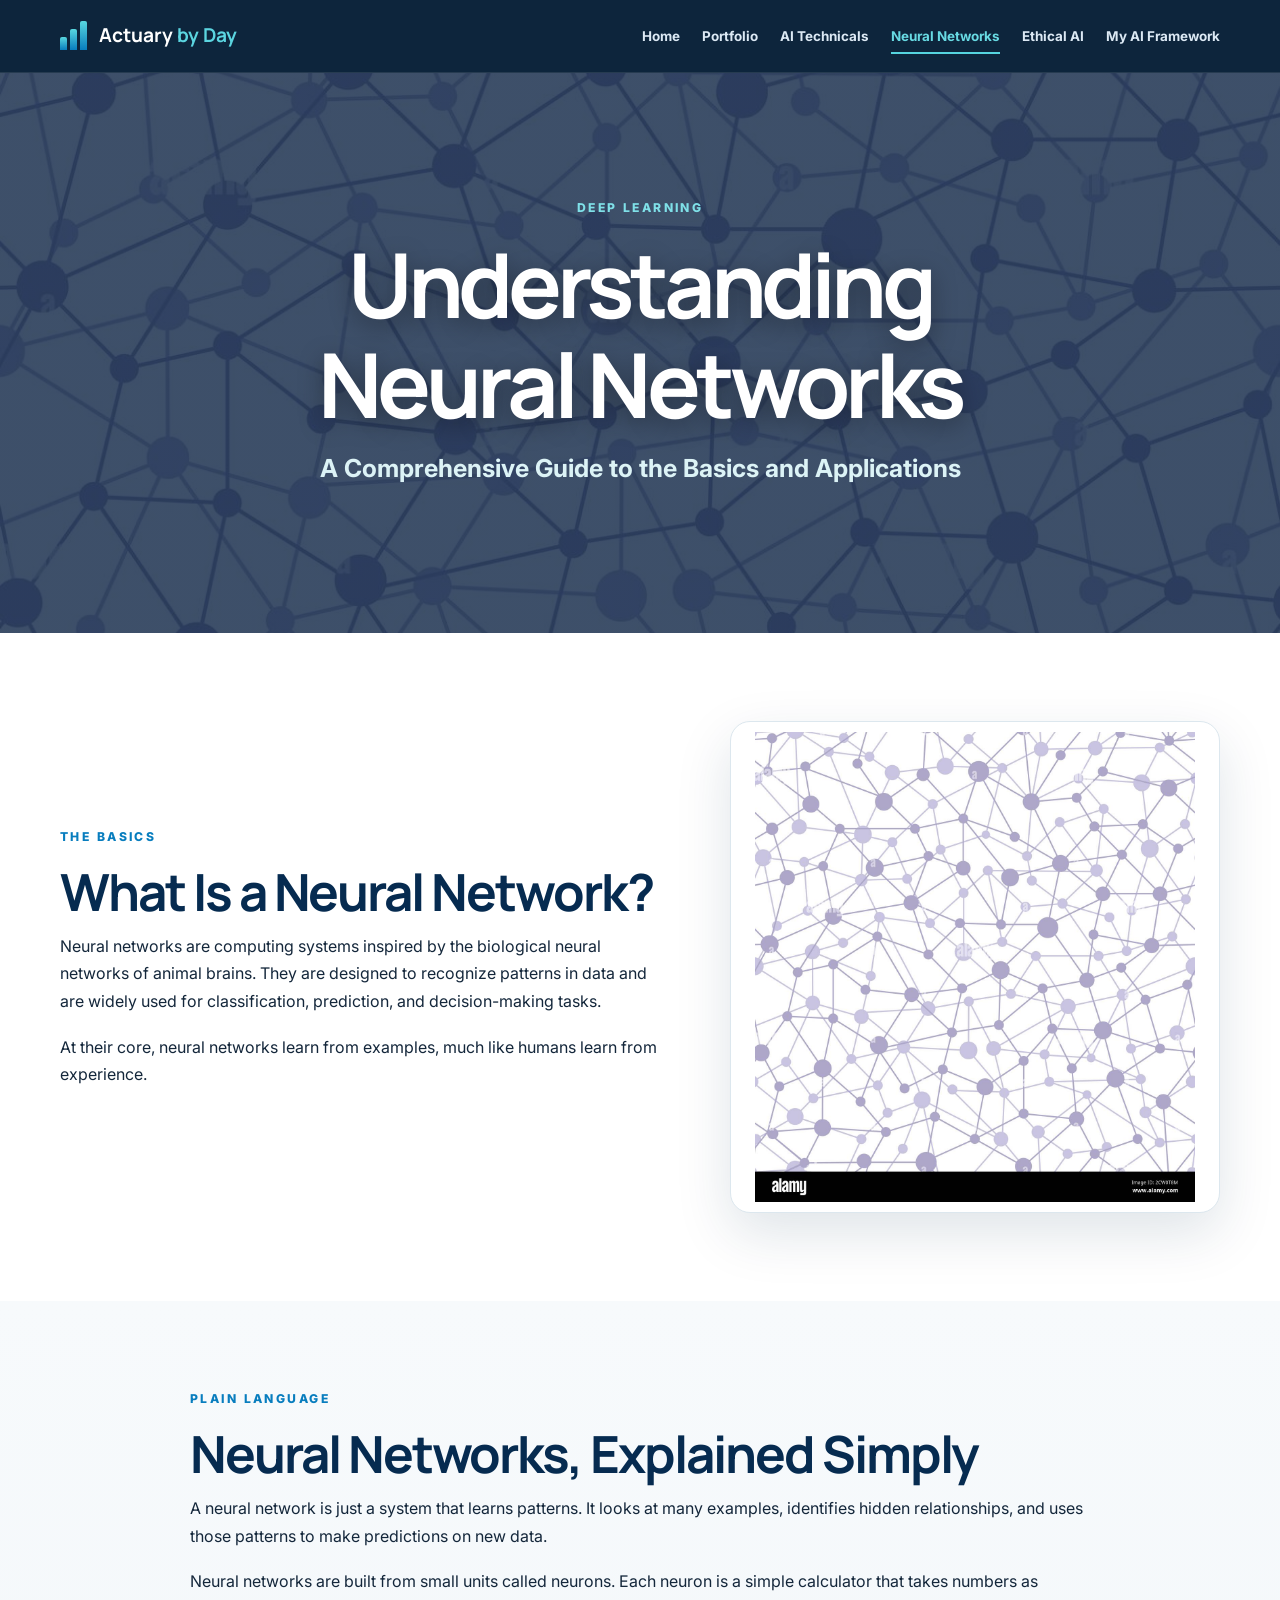
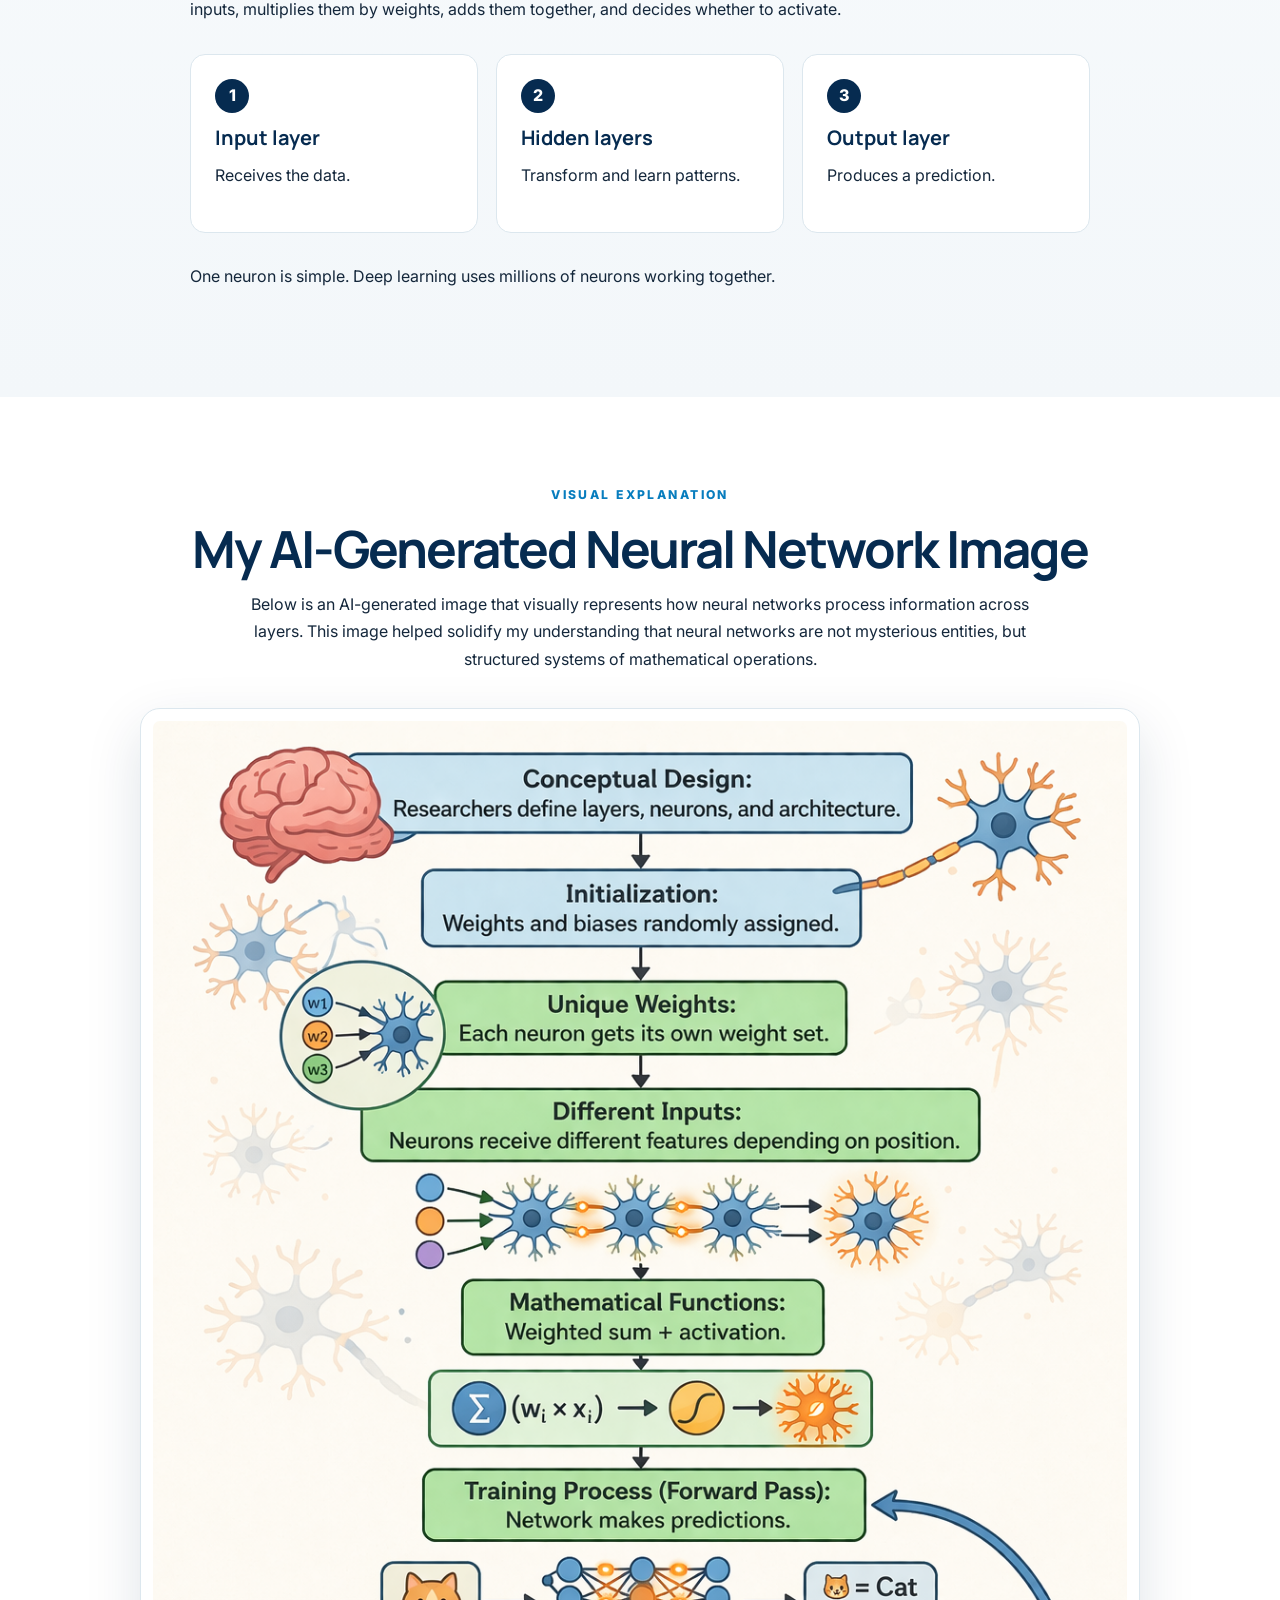
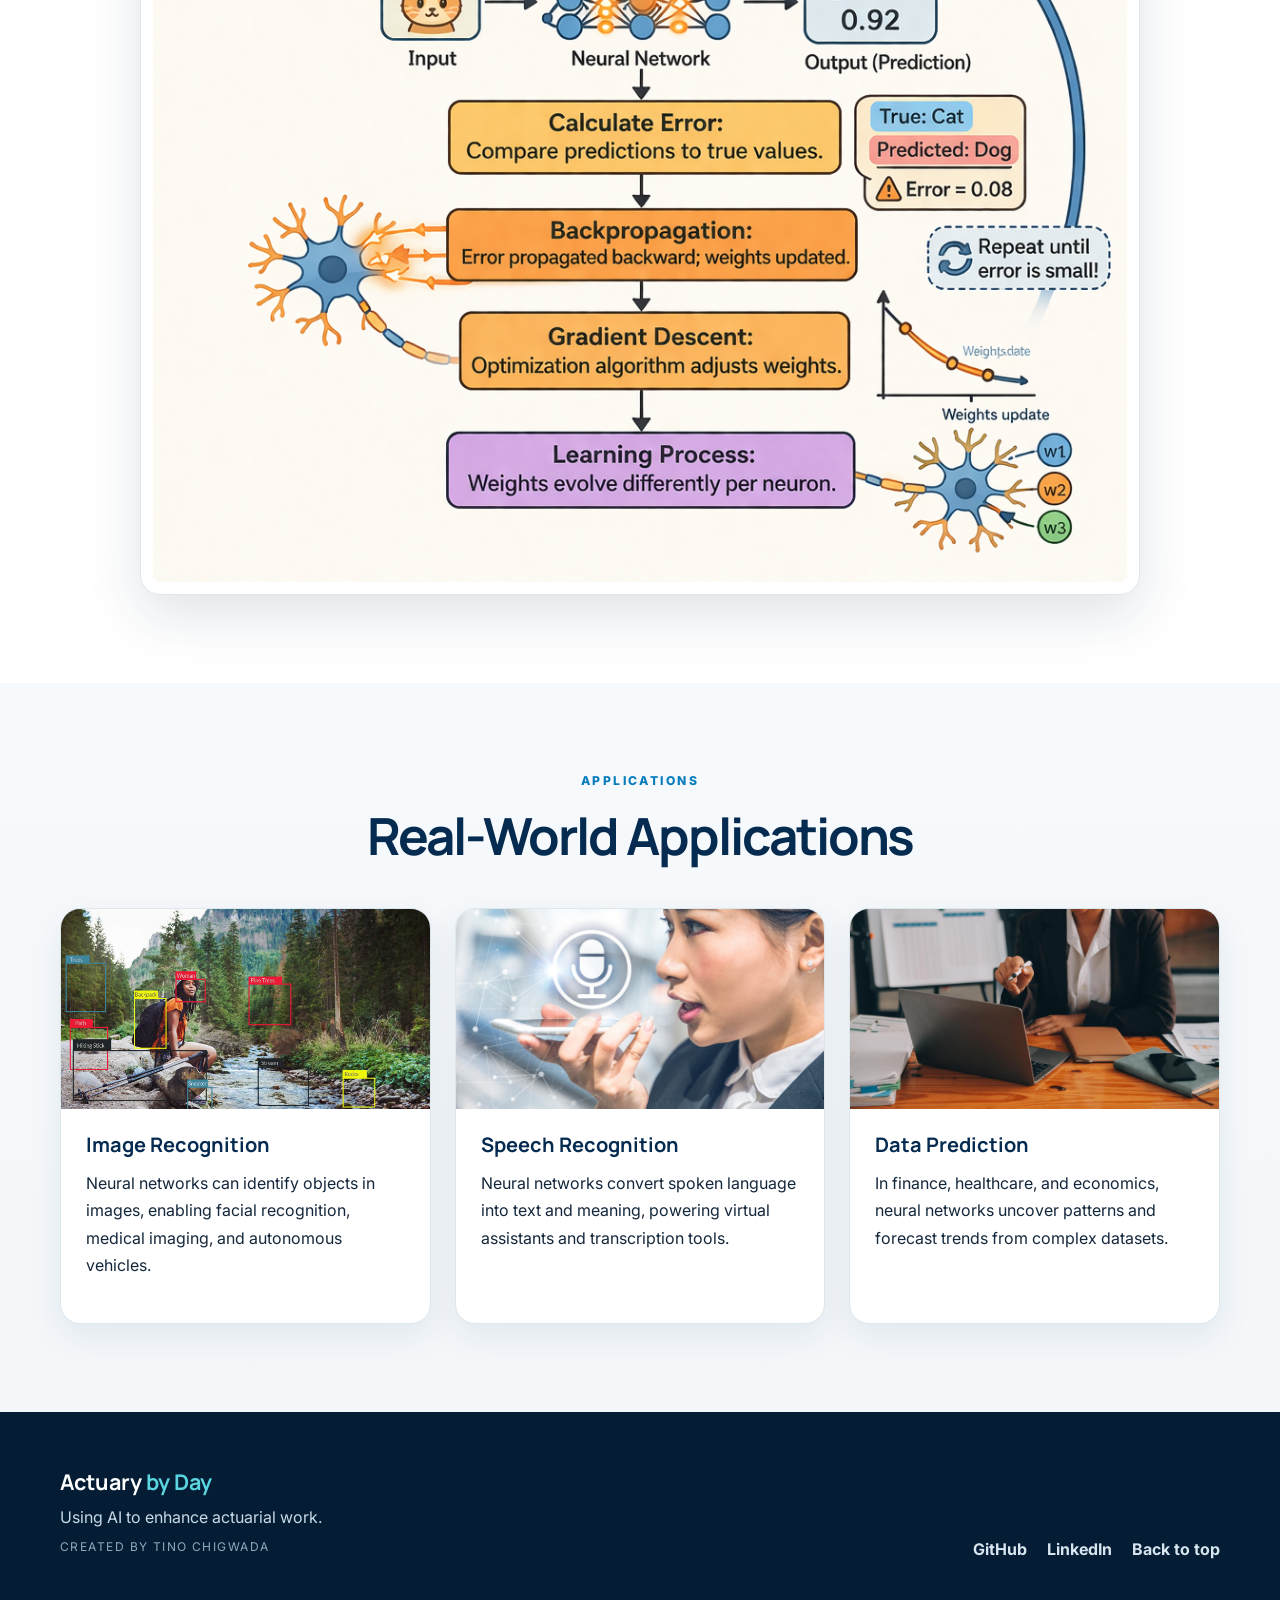
<file: neural-networks.html>
<!doctype html>
<html lang="en">
<head>
  <meta charset="utf-8">
  <meta name="viewport" content="width=device-width, initial-scale=1">
  <meta name="description" content="A visual guide to neural networks and their applications.">
  <meta name="theme-color" content="#062b50">
  <title>Understanding Neural Networks | Actuary by Day</title>
  <link rel="preconnect" href="https://fonts.googleapis.com">
  <link rel="preconnect" href="https://fonts.gstatic.com" crossorigin>
  <link href="https://fonts.googleapis.com/css2?family=Inter:wght@400;500;600;700;800&family=Manrope:wght@600;700;800&display=swap" rel="stylesheet">
  <link rel="stylesheet" href="layout.css">
</head>
<body id="top">
<a class="skip-link" href="#main">Skip to content</a>
<header class="site-header">
  <nav class="navbar container" aria-label="Primary navigation">
    <a class="brand" href="index.html" aria-label="Actuary by Day home">
      <span class="brand-bars" aria-hidden="true"><i></i><i></i><i></i></span>
      <span>Actuary <b>by Day</b></span>
    </a>
    <button class="nav-toggle" type="button" aria-expanded="false" aria-controls="site-menu">Menu</button>
    <ul class="nav-links" id="site-menu">
      <li><a href="index.html">Home</a></li>
      <li><a href="index.html#artifacts">Portfolio</a></li>
      <li><a href="ai-technicals.html">AI Technicals</a></li>
      <li><a href="neural-networks.html">Neural Networks</a></li>
      <li><a href="ethical-ai.html">Ethical AI</a></li>
      <li><a href="Personal-Framework.html">My AI Framework</a></li>
    </ul>
  </nav>
</header>
<main id="main">
<section class="page-hero neural-hero"><div class="container hero-center"><p class="eyebrow">DEEP LEARNING</p><h1>Understanding Neural Networks</h1><p class="lead">A Comprehensive Guide to the Basics and Applications</p></div></section>
<section class="section"><div class="container split align-center"><div><p class="eyebrow dark">THE BASICS</p><h2>What Is a Neural Network?</h2><p>Neural networks are computing systems inspired by the biological neural networks of animal brains. They are designed to recognize patterns in data and are widely used for classification, prediction, and decision-making tasks.</p><p>At their core, neural networks learn from examples, much like humans learn from experience.</p></div><div class="image-card diagram"><img src="Neural network BG.jpg" alt="Diagram of neural network layers"></div></div></section>
<section class="section section-soft"><div class="container content-narrow"><p class="eyebrow dark">PLAIN LANGUAGE</p><h2>Neural Networks, Explained Simply</h2><p>A neural network is just a system that learns patterns. It looks at many examples, identifies hidden relationships, and uses those patterns to make predictions on new data.</p><p>Neural networks are built from small units called neurons. Each neuron is a simple calculator that takes numbers as inputs, multiplies them by weights, adds them together, and decides whether to activate.</p><div class="process"><div><span>1</span><h3>Input layer</h3><p>Receives the data.</p></div><div><span>2</span><h3>Hidden layers</h3><p>Transform and learn patterns.</p></div><div><span>3</span><h3>Output layer</h3><p>Produces a prediction.</p></div></div><p>One neuron is simple. Deep learning uses millions of neurons working together.</p></div></section>
<section class="section"><div class="container center"><p class="eyebrow dark">VISUAL EXPLANATION</p><h2>My AI-Generated Neural Network Image</h2><p class="intro-width">Below is an AI-generated image that visually represents how neural networks process information across layers. This image helped solidify my understanding that neural networks are not mysterious entities, but structured systems of mathematical operations.</p><img class="feature-diagram" src="Best Image Neural Network.png" alt="AI-generated visual representation of a neural network"></div></section>
<section class="section section-soft"><div class="container"><div class="section-heading"><p class="eyebrow dark">APPLICATIONS</p><h2>Real-World Applications</h2></div><div class="project-grid three"><article class="project-card"><img src="imgae recognition.jpeg" alt="Image recognition example"><div class="card-body"><h3>Image Recognition</h3><p>Neural networks can identify objects in images, enabling facial recognition, medical imaging, and autonomous vehicles.</p></div></article><article class="project-card"><img src="speech recognition.jpg" alt="Speech recognition waveform"><div class="card-body"><h3>Speech Recognition</h3><p>Neural networks convert spoken language into text and meaning, powering virtual assistants and transcription tools.</p></div></article><article class="project-card"><img src="finance n net.jpg" alt="Neural network predicting financial trends"><div class="card-body"><h3>Data Prediction</h3><p>In finance, healthcare, and economics, neural networks uncover patterns and forecast trends from complex datasets.</p></div></article></div></div></section>
</main>
<footer class="site-footer">
  <div class="container footer-grid">
    <div>
      <a class="footer-brand" href="index.html">Actuary <b>by Day</b></a>
      <p>Using AI to enhance actuarial work.</p>
      <p class="creator">Created by Tino Chigwada</p>
    </div>
    <div class="footer-links" aria-label="External links">
      <a href="https://github.com/Tinovimbanashe" target="_blank" rel="noopener noreferrer">GitHub</a>
      <a href="https://www.linkedin.com" target="_blank" rel="noopener noreferrer">LinkedIn</a>
      <a href="#top">Back to top</a>
    </div>
  </div>
</footer>
<script>
  const toggle = document.querySelector('.nav-toggle');
  const menu = document.querySelector('.nav-links');
  if (toggle && menu) {
    toggle.addEventListener('click', () => {
      const open = menu.classList.toggle('is-open');
      toggle.setAttribute('aria-expanded', String(open));
    });
  }
  const current = location.pathname.split('/').pop() || 'index.html';
  document.querySelectorAll('.nav-links a').forEach(link => {
    if (link.getAttribute('href').split('#')[0] === current) link.setAttribute('aria-current','page');
  });
</script>
</body>
</html>
</file>
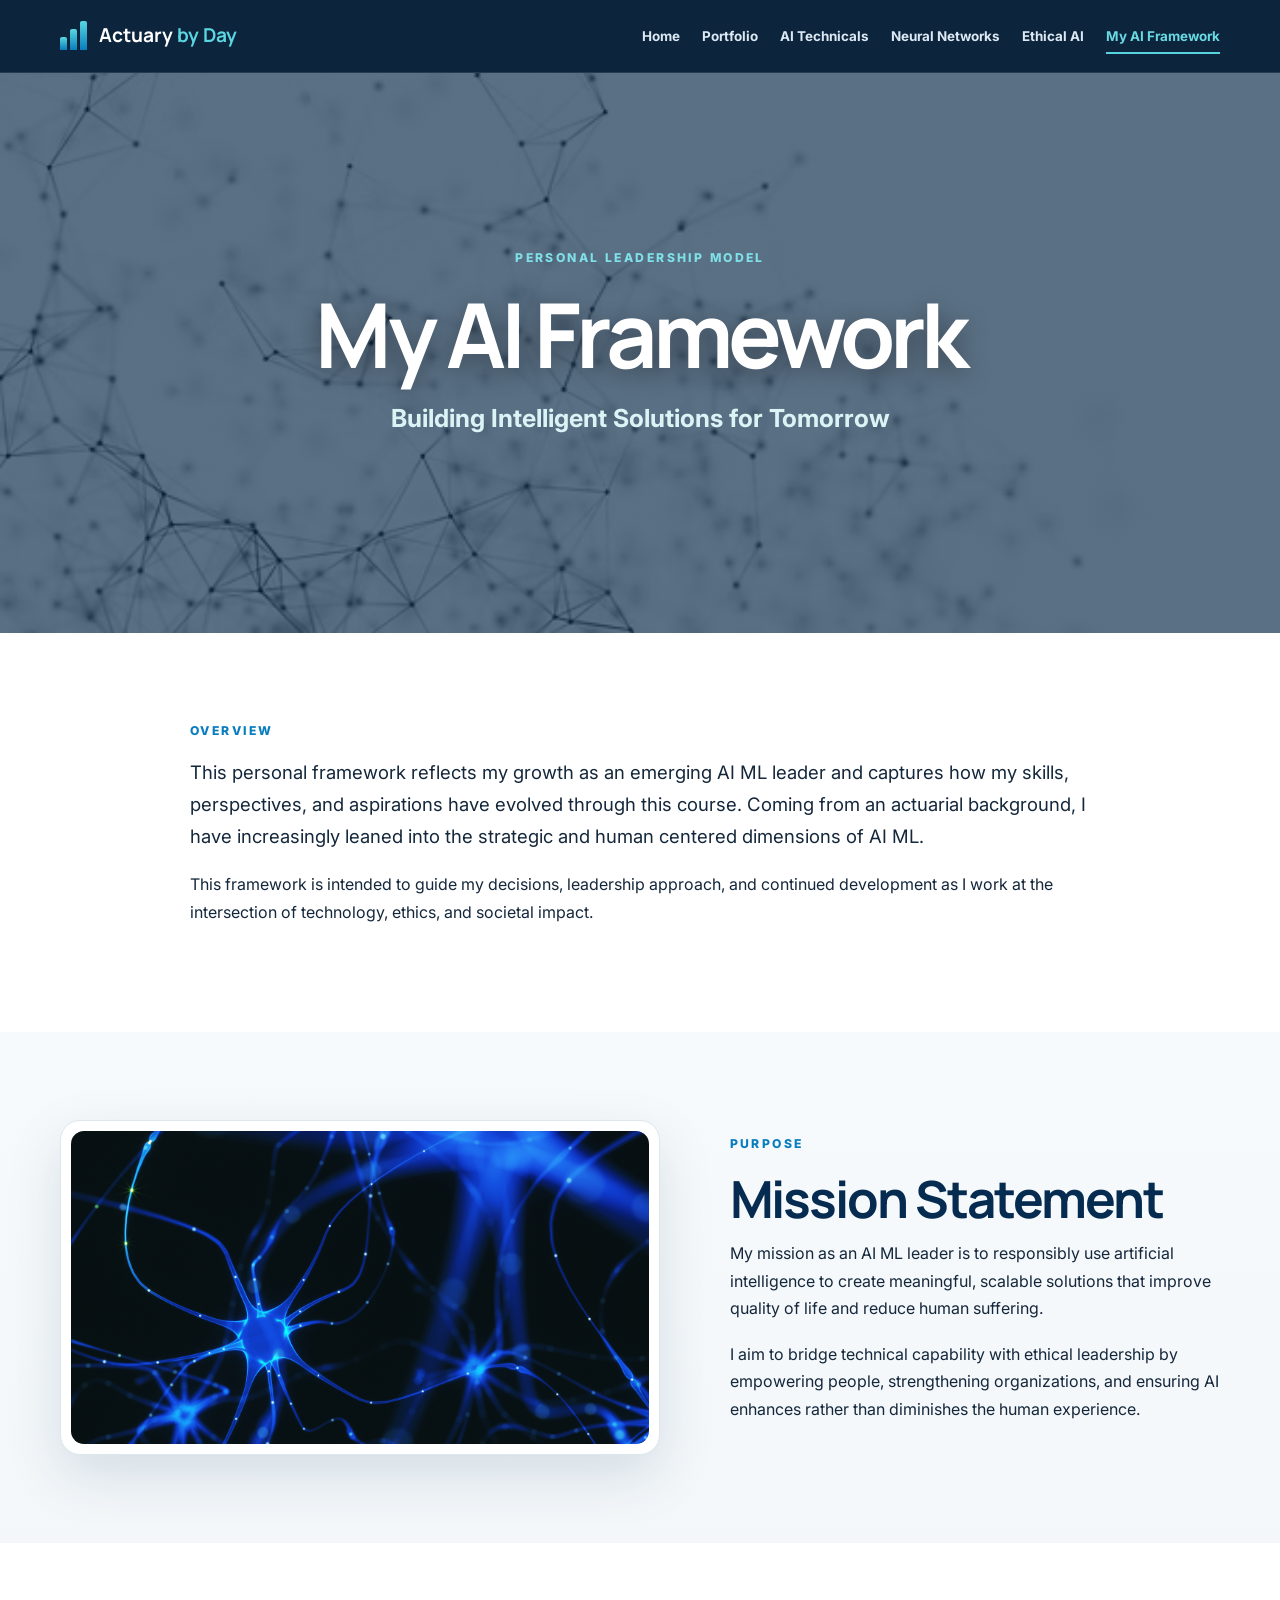
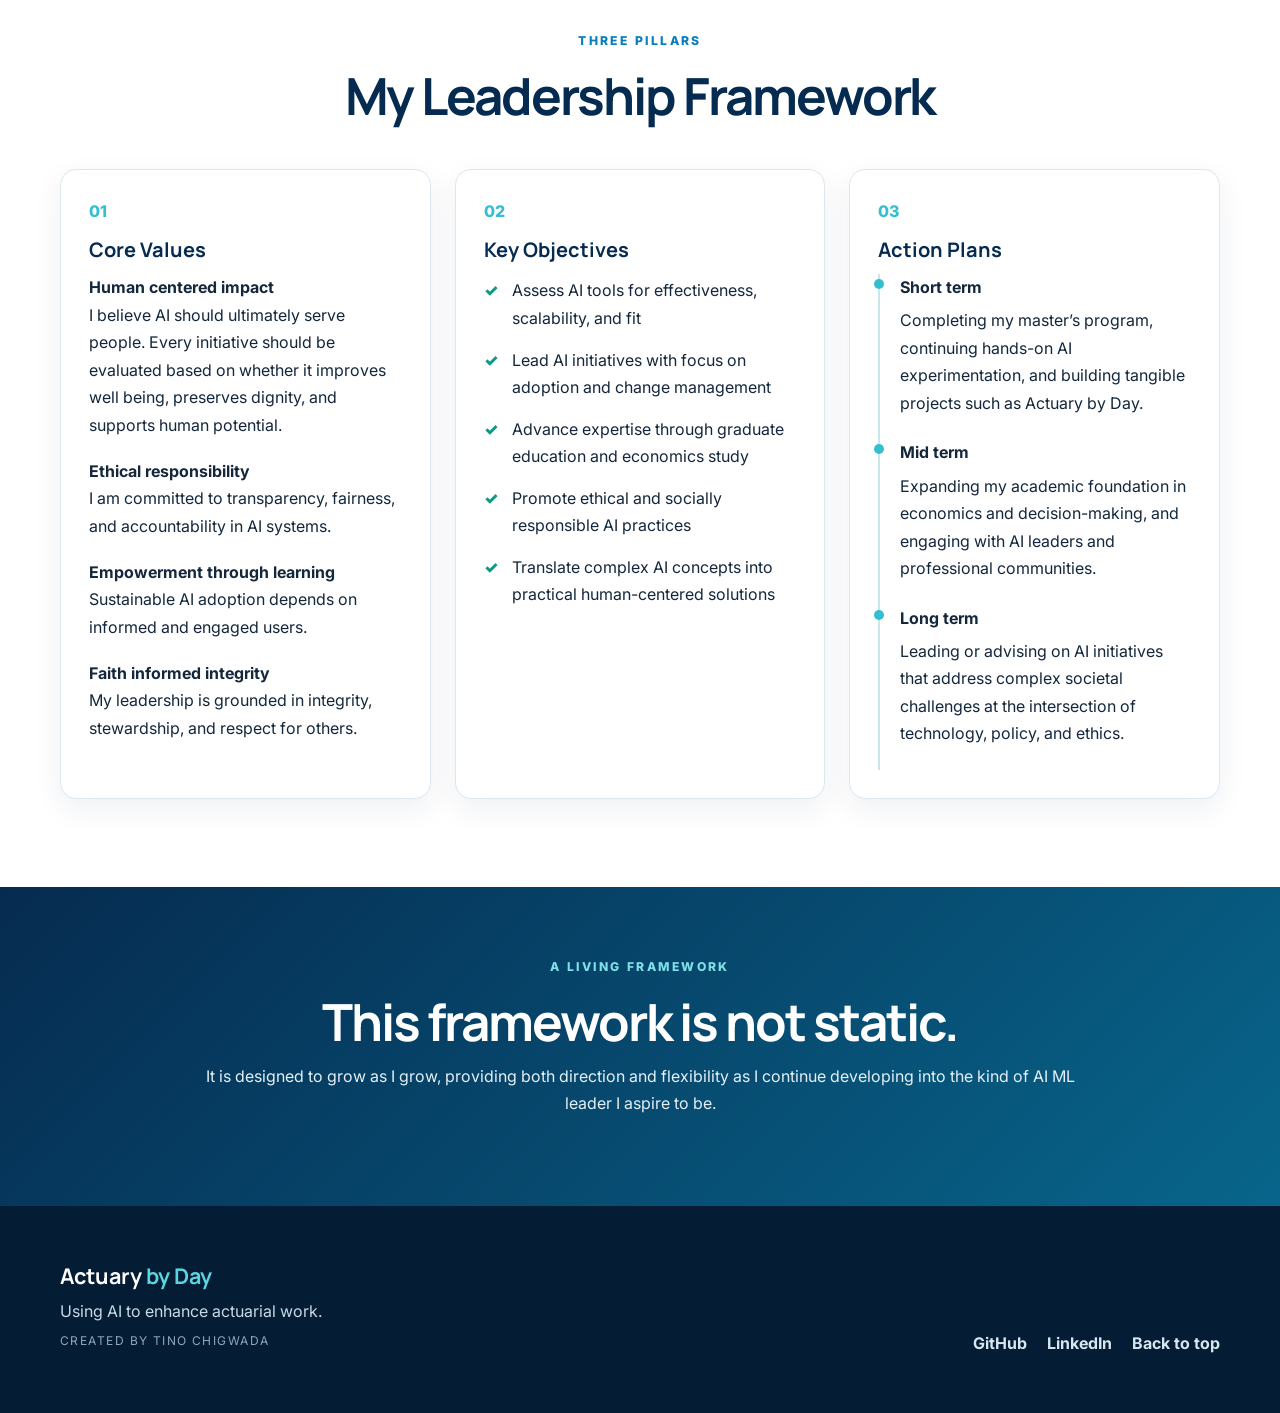
<file: Personal-Framework.html>
<!doctype html>
<html lang="en">
<head>
  <meta charset="utf-8">
  <meta name="viewport" content="width=device-width, initial-scale=1">
  <meta name="description" content="Tino Chigwada’s personal framework for responsible AI leadership.">
  <meta name="theme-color" content="#062b50">
  <title>My AI Framework | Actuary by Day</title>
  <link rel="preconnect" href="https://fonts.googleapis.com">
  <link rel="preconnect" href="https://fonts.gstatic.com" crossorigin>
  <link href="https://fonts.googleapis.com/css2?family=Inter:wght@400;500;600;700;800&family=Manrope:wght@600;700;800&display=swap" rel="stylesheet">
  <link rel="stylesheet" href="layout.css">
</head>
<body id="top">
<a class="skip-link" href="#main">Skip to content</a>
<header class="site-header">
  <nav class="navbar container" aria-label="Primary navigation">
    <a class="brand" href="index.html" aria-label="Actuary by Day home">
      <span class="brand-bars" aria-hidden="true"><i></i><i></i><i></i></span>
      <span>Actuary <b>by Day</b></span>
    </a>
    <button class="nav-toggle" type="button" aria-expanded="false" aria-controls="site-menu">Menu</button>
    <ul class="nav-links" id="site-menu">
      <li><a href="index.html">Home</a></li>
      <li><a href="index.html#artifacts">Portfolio</a></li>
      <li><a href="ai-technicals.html">AI Technicals</a></li>
      <li><a href="neural-networks.html">Neural Networks</a></li>
      <li><a href="ethical-ai.html">Ethical AI</a></li>
      <li><a href="Personal-Framework.html">My AI Framework</a></li>
    </ul>
  </nav>
</header>
<main id="main">
<section class="page-hero framework-hero"><div class="container hero-center"><p class="eyebrow">PERSONAL LEADERSHIP MODEL</p><h1>My AI Framework</h1><p class="lead">Building Intelligent Solutions for Tomorrow</p></div></section>
<section class="section"><div class="container content-narrow"><p class="eyebrow dark">OVERVIEW</p><p class="large-copy">This personal framework reflects my growth as an emerging AI ML leader and captures how my skills, perspectives, and aspirations have evolved through this course. Coming from an actuarial background, I have increasingly leaned into the strategic and human centered dimensions of AI ML.</p><p>This framework is intended to guide my decisions, leadership approach, and continued development as I work at the intersection of technology, ethics, and societal impact.</p></div></section>
<section class="section section-soft"><div class="container split align-center"><div class="image-card"><img src="AI-2.jpg" alt="Team collaborating on an AI project"></div><div><p class="eyebrow dark">PURPOSE</p><h2>Mission Statement</h2><p>My mission as an AI ML leader is to responsibly use artificial intelligence to create meaningful, scalable solutions that improve quality of life and reduce human suffering.</p><p>I aim to bridge technical capability with ethical leadership by empowering people, strengthening organizations, and ensuring AI enhances rather than diminishes the human experience.</p></div></div></section>
<section class="section"><div class="container"><div class="section-heading"><p class="eyebrow dark">THREE PILLARS</p><h2>My Leadership Framework</h2></div><div class="pillar-grid"><article><span class="pillar-number">01</span><h3>Core Values</h3><p><strong>Human centered impact</strong><br>I believe AI should ultimately serve people. Every initiative should be evaluated based on whether it improves well being, preserves dignity, and supports human potential.</p><p><strong>Ethical responsibility</strong><br>I am committed to transparency, fairness, and accountability in AI systems.</p><p><strong>Empowerment through learning</strong><br>Sustainable AI adoption depends on informed and engaged users.</p><p><strong>Faith informed integrity</strong><br>My leadership is grounded in integrity, stewardship, and respect for others.</p></article><article><span class="pillar-number">02</span><h3>Key Objectives</h3><ul class="check-list"><li>Assess AI tools for effectiveness, scalability, and fit</li><li>Lead AI initiatives with focus on adoption and change management</li><li>Advance expertise through graduate education and economics study</li><li>Promote ethical and socially responsible AI practices</li><li>Translate complex AI concepts into practical human-centered solutions</li></ul></article><article><span class="pillar-number">03</span><h3>Action Plans</h3><div class="timeline"><div><b>Short term</b><p>Completing my master’s program, continuing hands-on AI experimentation, and building tangible projects such as Actuary by Day.</p></div><div><b>Mid term</b><p>Expanding my academic foundation in economics and decision-making, and engaging with AI leaders and professional communities.</p></div><div><b>Long term</b><p>Leading or advising on AI initiatives that address complex societal challenges at the intersection of technology, policy, and ethics.</p></div></div></article></div></div></section>
<section class="cta"><div class="container content-narrow center"><p class="eyebrow">A LIVING FRAMEWORK</p><h2>This framework is not static.</h2><p>It is designed to grow as I grow, providing both direction and flexibility as I continue developing into the kind of AI ML leader I aspire to be.</p></div></section>
</main>
<footer class="site-footer">
  <div class="container footer-grid">
    <div>
      <a class="footer-brand" href="index.html">Actuary <b>by Day</b></a>
      <p>Using AI to enhance actuarial work.</p>
      <p class="creator">Created by Tino Chigwada</p>
    </div>
    <div class="footer-links" aria-label="External links">
      <a href="https://github.com/Tinovimbanashe" target="_blank" rel="noopener noreferrer">GitHub</a>
      <a href="https://www.linkedin.com" target="_blank" rel="noopener noreferrer">LinkedIn</a>
      <a href="#top">Back to top</a>
    </div>
  </div>
</footer>
<script>
  const toggle = document.querySelector('.nav-toggle');
  const menu = document.querySelector('.nav-links');
  if (toggle && menu) {
    toggle.addEventListener('click', () => {
      const open = menu.classList.toggle('is-open');
      toggle.setAttribute('aria-expanded', String(open));
    });
  }
  const current = location.pathname.split('/').pop() || 'index.html';
  document.querySelectorAll('.nav-links a').forEach(link => {
    if (link.getAttribute('href').split('#')[0] === current) link.setAttribute('aria-current','page');
  });
</script>
</body>
</html>
</file>
<file: layout.css>
/* Actuary by Day: shared design system */
:root{--navy:#062b50;--navy-2:#0a3d6c;--blue:#087dbe;--cyan:#34bfd0;--teal:#0c9a88;--ink:#14273b;--muted:#607184;--paper:#fff;--soft:#f3f7fa;--line:#dce7ee;--shadow:0 20px 55px rgba(6,43,80,.13);--radius:20px;--max:1160px}
*{box-sizing:border-box}html{scroll-behavior:smooth}body{margin:0;background:var(--paper);color:var(--ink);font-family:Inter,Arial,sans-serif;line-height:1.72;-webkit-font-smoothing:antialiased}img{display:block;max-width:100%;height:auto}a{color:var(--blue);text-underline-offset:4px}h1,h2,h3,h4{margin:0 0 .8rem;font-family:Manrope,Inter,sans-serif;color:var(--navy);line-height:1.12}h1{font-size:clamp(3rem,7vw,6.2rem);letter-spacing:-.055em}h2{font-size:clamp(2rem,4vw,3.35rem);letter-spacing:-.04em}h3{font-size:1.25rem}p{margin:0 0 1.15rem}.container{width:min(var(--max),calc(100% - 40px));margin-inline:auto}.content-narrow{max-width:900px}.center{text-align:center}.intro-width{max-width:820px;margin:0 auto 2rem}.large-copy{font-size:1.16rem}.section{padding:88px 0}.section-soft{background:linear-gradient(180deg,#f7fafc,var(--soft))}.section-dark{background:var(--navy);color:#dcebf5}.section-dark h2{color:#fff}.section-heading{max-width:760px;margin:0 auto 44px;text-align:center}.eyebrow{margin:0 0 15px;color:#7fe0e8;font-size:.76rem;font-weight:800;letter-spacing:.2em}.eyebrow.dark{color:var(--blue)}.skip-link{position:fixed;left:16px;top:-60px;z-index:2000;padding:10px 15px;background:#fff;color:var(--navy);border-radius:8px}.skip-link:focus{top:12px}
.site-header{position:sticky;top:0;z-index:1000;background:rgba(4,29,53,.96);border-bottom:1px solid rgba(255,255,255,.1);backdrop-filter:blur(16px)}.navbar{min-height:72px;display:flex;align-items:center;justify-content:space-between;gap:24px}.brand{display:flex;align-items:center;gap:12px;color:#fff;text-decoration:none;font-family:Manrope,sans-serif;font-size:1.2rem;font-weight:700}.brand b{color:#5bd5e0}.brand-bars{height:29px;display:flex;align-items:flex-end;gap:3px}.brand-bars i{width:7px;background:linear-gradient(180deg,#58d7df,var(--blue));border-radius:2px 2px 0 0}.brand-bars i:nth-child(1){height:13px}.brand-bars i:nth-child(2){height:21px}.brand-bars i:nth-child(3){height:29px}.nav-links{display:flex;align-items:center;gap:22px;list-style:none;padding:0;margin:0}.nav-links a{position:relative;color:#dce9f4;text-decoration:none;font-size:.84rem;font-weight:700}.nav-links a:hover,.nav-links a[aria-current=page]{color:#68dae3}.nav-links a[aria-current=page]:after{content:"";position:absolute;left:0;right:0;bottom:-10px;height:2px;background:#55d4df}.nav-toggle{display:none;padding:9px 12px;border:1px solid rgba(255,255,255,.35);border-radius:9px;background:transparent;color:#fff;font-weight:700}
.home-hero{position:relative;overflow:hidden;background:radial-gradient(circle at 75% 10%,rgba(52,191,208,.28),transparent 28%),linear-gradient(135deg,#041d35,#083f6e);color:#fff}.home-hero:after{content:"";position:absolute;inset:auto -6% -160px;height:280px;background:rgba(255,255,255,.035);transform:rotate(-4deg)}.hero-grid{position:relative;z-index:2;min-height:700px;display:grid;grid-template-columns:1.2fr .8fr;align-items:center;gap:72px;padding-block:80px}.hero-copy h1{color:#fff}.hero-copy h1 span{color:#5bd5e0}.hero-tagline{font-size:clamp(1.25rem,2.4vw,1.8rem);font-weight:700;color:#d7f3f6}.hero-intro{max-width:650px;color:#ccdae6;font-size:1.04rem}.button-row{display:flex;flex-wrap:wrap;gap:12px;margin-top:28px}.btn{display:inline-flex;align-items:center;justify-content:center;min-height:50px;padding:13px 22px;border:1px solid transparent;border-radius:11px;text-decoration:none;font-weight:800;transition:.2s ease}.btn:hover{transform:translateY(-2px)}.btn-primary{background:linear-gradient(135deg,var(--blue),var(--cyan));color:#fff;box-shadow:0 12px 28px rgba(0,113,173,.3)}.btn-secondary{border-color:rgba(255,255,255,.55);color:#fff;background:rgba(255,255,255,.08)}.btn-light{background:#fff;color:var(--navy)}.portrait-wrap{position:relative}.portrait-frame{padding:10px;background:linear-gradient(145deg,rgba(255,255,255,.45),rgba(255,255,255,.08));border:1px solid rgba(255,255,255,.3);border-radius:28px;box-shadow:0 30px 80px rgba(0,0,0,.3)}.portrait-frame img{width:100%;max-height:510px;object-fit:cover;object-position:center 30%;border-radius:20px}.portrait-note{position:absolute;left:-34px;bottom:30px;display:flex;flex-direction:column;padding:14px 18px;background:#fff;color:var(--ink);border-radius:13px;box-shadow:var(--shadow)}.portrait-note span{font-size:.78rem;color:var(--muted)}.focus-strip{background:#fff;border-bottom:1px solid var(--line);box-shadow:0 12px 30px rgba(6,43,80,.06)}.focus-list{display:grid;grid-template-columns:repeat(4,1fr);text-align:center}.focus-list span{padding:18px;border-right:1px solid var(--line);font-weight:800;color:var(--navy)}.focus-list span:last-child{border:0}.split{display:grid;grid-template-columns:1.1fr .9fr;gap:70px}.align-center{align-items:center}.image-card{padding:10px;background:#fff;border:1px solid var(--line);border-radius:var(--radius);box-shadow:var(--shadow)}.image-card img{width:100%;max-height:470px;object-fit:cover;border-radius:13px}.image-card.diagram img{object-fit:contain;background:#fff}.project-grid{display:grid;grid-template-columns:repeat(6,1fr);gap:24px}.project-grid .project-card{grid-column:span 2}.project-grid .project-card:nth-child(4),.project-grid .project-card:nth-child(5){grid-column:span 3}.project-grid.three{grid-template-columns:repeat(3,1fr)}.project-grid.three .project-card{grid-column:auto}.project-card{overflow:hidden;background:#fff;border:1px solid var(--line);border-radius:var(--radius);box-shadow:0 12px 35px rgba(6,43,80,.08);transition:.25s ease}.project-card:hover{transform:translateY(-7px);box-shadow:var(--shadow)}.project-card>img{width:100%;height:200px;object-fit:cover}.card-body{padding:25px}.tag{display:inline-block;margin-bottom:12px;padding:5px 10px;background:#e7f7f9;color:#06798a;border-radius:999px;font-size:.7rem;font-weight:800;text-transform:uppercase;letter-spacing:.08em}.text-link{font-weight:800;text-decoration:none}.text-link span{display:inline-block;transition:.2s}.text-link:hover span{transform:translateX(4px)}.statement{display:grid;grid-template-columns:.8fr 1.2fr;gap:60px;align-items:center}.statement p:last-child{font-size:1.08rem}
.page-hero{min-height:560px;display:flex;align-items:center;background-size:cover;background-position:center;color:#fff}.page-hero h1{color:#fff;text-shadow:0 6px 25px rgba(0,0,0,.35)}.page-hero .lead{font-size:clamp(1.15rem,2.2vw,1.55rem);font-weight:700;color:#dcf3f6}.hero-center{max-width:840px;text-align:center}.hero-center>p:not(.eyebrow){max-width:680px;margin-inline:auto}.eco-hero{background-image:linear-gradient(rgba(2,48,37,.74),rgba(2,48,37,.74)),url('https://cdn.pixabay.com/photo/2018/04/06/00/25/trees-3294681_1280.jpg')}.tech-hero{background-image:linear-gradient(rgba(2,29,53,.74),rgba(2,29,53,.74)),url('Context.png')}.neural-hero{background-image:linear-gradient(rgba(7,30,63,.78),rgba(7,30,63,.78)),url('Neural network BG.jpg')}.ethics-hero{background-image:linear-gradient(rgba(25,25,38,.7),rgba(25,25,38,.7)),url('ethical leadership.webp')}.framework-hero{background-image:linear-gradient(rgba(5,38,68,.66),rgba(5,38,68,.66)),url('AI-6.jpg')}.lesson-grid,.strategy-grid{display:grid;grid-template-columns:repeat(2,1fr);gap:20px;margin-top:32px}.lesson-grid article,.strategy-grid article,.principle-grid article,.two-cards article,.pillar-grid article{padding:28px;background:#fff;border:1px solid var(--line);border-radius:16px;box-shadow:0 10px 30px rgba(6,43,80,.07)}.lesson-grid span,.strategy-grid span,.principle-grid span,.pillar-number{display:block;margin-bottom:14px;color:var(--cyan);font-weight:800}.cta{padding:70px 0;background:linear-gradient(135deg,var(--navy),#08658b);color:#e4f1f6}.cta h2{color:#fff}.cta-inner{display:flex;align-items:center;justify-content:space-between;gap:60px}.cta-inner>div{max-width:760px}.two-cards{display:grid;grid-template-columns:repeat(2,1fr);gap:22px;margin-top:30px}.chips{display:flex;flex-wrap:wrap;gap:10px;margin:24px 0}.chips span{padding:8px 13px;border-radius:999px;background:#e8f5f7;color:#087685;font-size:.82rem;font-weight:800}.chips.light{justify-content:center}.chips.light span{background:rgba(255,255,255,.1);border:1px solid rgba(255,255,255,.18);color:#fff}.formula{margin:25px 0;padding:22px;border-left:5px solid var(--cyan);background:var(--soft);font:700 1.5rem Manrope,sans-serif;color:var(--navy)}blockquote{margin:30px 0;padding:24px 28px;border-left:5px solid var(--cyan);background:#edf7f8;color:var(--navy);font-size:1.1rem;font-weight:650}.process{display:grid;grid-template-columns:repeat(3,1fr);gap:18px;margin:30px 0}.process>div{padding:24px;background:#fff;border:1px solid var(--line);border-radius:15px}.process span{display:grid;place-items:center;width:34px;height:34px;margin-bottom:14px;border-radius:50%;background:var(--navy);color:#fff;font-weight:800}.feature-diagram{width:min(100%,1000px);margin:35px auto 0;padding:12px;background:#fff;border:1px solid var(--line);border-radius:var(--radius);box-shadow:var(--shadow)}.balance{display:grid;grid-template-columns:1fr auto 1fr;align-items:center;gap:28px;max-width:850px;margin:auto}.balance article{padding:38px;text-align:center;border:1px solid var(--line);border-radius:var(--radius);box-shadow:var(--shadow)}.balance-mark{font-size:2.5rem;color:var(--cyan);font-weight:800}.metric-icon{display:block;font-size:2.2rem;color:var(--cyan)}.principle-grid{display:grid;grid-template-columns:repeat(3,1fr);gap:24px}.featured-card{padding:34px;margin:35px 0;background:linear-gradient(135deg,#eef8f9,#f7fbfd);border:1px solid #cde9ed;border-radius:var(--radius)}.subheading{margin-top:50px}.strategy-grid{grid-template-columns:repeat(3,1fr)}.pillar-grid{display:grid;grid-template-columns:repeat(3,1fr);align-items:start;gap:24px}.pillar-grid article{height:100%}.check-list{list-style:none;padding:0}.check-list li{position:relative;padding:0 0 14px 28px}.check-list li:before{content:'✓';position:absolute;left:0;color:var(--teal);font-weight:900}.timeline>div{position:relative;padding:0 0 22px 20px;border-left:2px solid #c9e6ea}.timeline>div:before{content:'';position:absolute;left:-6px;top:5px;width:10px;height:10px;background:var(--cyan);border-radius:50%}.timeline p{margin:.35rem 0 0}
.site-footer{padding:55px 0;background:#041d35;color:#c9d9e6}.footer-grid{display:flex;align-items:flex-end;justify-content:space-between;gap:40px}.footer-brand{color:#fff;text-decoration:none;font:700 1.35rem Manrope,sans-serif}.footer-brand b{color:#5bd5e0}.site-footer p{margin:.35rem 0}.creator{color:#8fa8ba;font-size:.75rem;text-transform:uppercase;letter-spacing:.12em}.footer-links{display:flex;gap:20px}.footer-links a{color:#d7e5ef;text-decoration:none;font-weight:700}.footer-links a:hover{color:#5bd5e0}
@media (prefers-reduced-motion:no-preference){.reveal{animation:rise .7s ease both}.portrait-wrap{animation-delay:.12s}@keyframes rise{from{opacity:0;transform:translateY(20px)}to{opacity:1;transform:none}}}
@media(max-width:960px){.nav-toggle{display:block}.nav-links{position:absolute;left:20px;right:20px;top:72px;display:none;flex-direction:column;align-items:flex-start;padding:20px;background:#062b50;border:1px solid rgba(255,255,255,.12);border-radius:14px;box-shadow:var(--shadow)}.nav-links.is-open{display:flex}.nav-links a[aria-current=page]:after{display:none}.hero-grid,.split,.statement{grid-template-columns:1fr}.hero-grid{gap:45px}.portrait-wrap{max-width:480px}.focus-list{grid-template-columns:repeat(2,1fr)}.project-grid,.project-grid.three{grid-template-columns:repeat(2,1fr)}.project-grid .project-card,.project-grid .project-card:nth-child(4),.project-grid .project-card:nth-child(5),.project-grid.three .project-card{grid-column:auto}.principle-grid,.strategy-grid,.pillar-grid{grid-template-columns:1fr 1fr}.cta-inner{align-items:flex-start;flex-direction:column}}
@media(max-width:640px){.container{width:min(var(--max),calc(100% - 28px))}.section{padding:62px 0}.hero-grid{min-height:auto;padding-block:65px}.portrait-note{position:static;margin-top:12px}.focus-list,.project-grid,.project-grid.three,.lesson-grid,.two-cards,.process,.principle-grid,.strategy-grid,.pillar-grid,.balance{grid-template-columns:1fr}.focus-list span{border-right:0;border-bottom:1px solid var(--line)}.project-card>img{height:190px}.page-hero{min-height:480px}.balance-mark{transform:rotate(90deg)}.footer-grid{align-items:flex-start;flex-direction:column}.footer-links{flex-wrap:wrap}}
</file>
